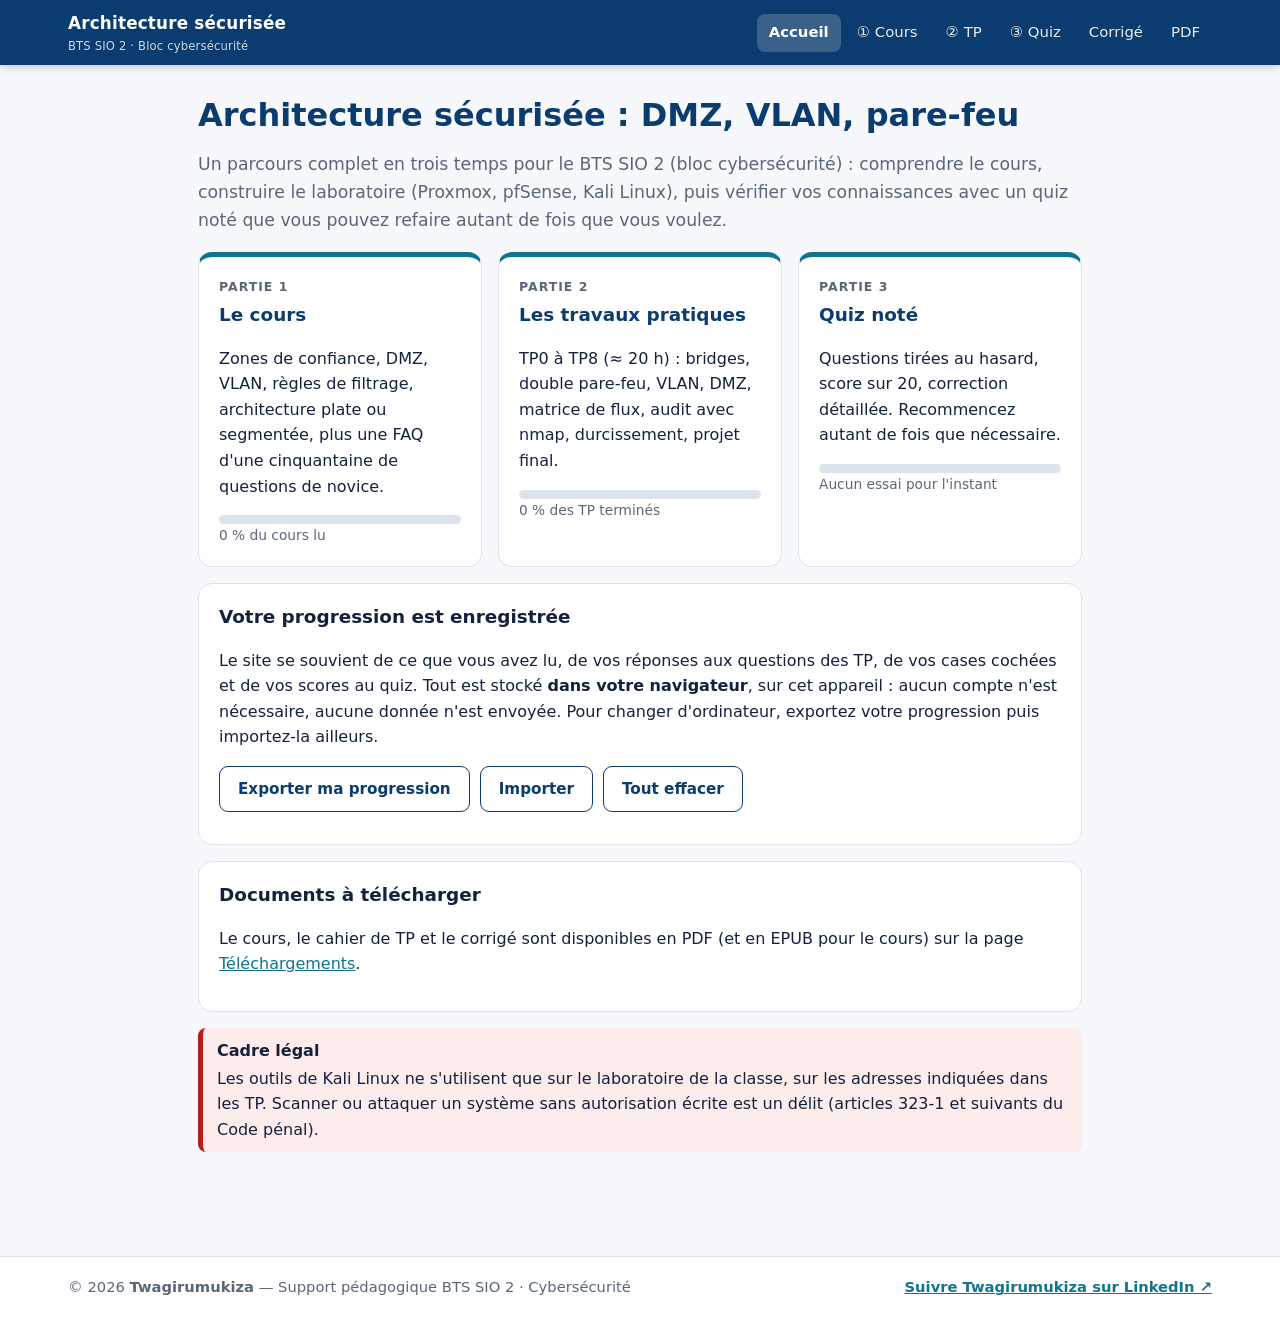
<file: site/index.html>
<!doctype html>
<html lang="fr"><head><meta charset="utf-8"><meta name="viewport" content="width=device-width,initial-scale=1">
<title>Accueil — Architecture sécurisée · BTS SIO 2</title>
<meta name="description" content="Cours, travaux pratiques (Proxmox, pfSense, Kali) et quiz noté sur l'architecture sécurisée : DMZ, VLAN, pare-feu. BTS SIO 2 — par Twagirumukiza.">
<link rel="stylesheet" href="assets/style.css"></head><body>
<header class="topbar"><div class="in"><a class="brand" href="index.html">Architecture sécurisée<small>BTS SIO 2 · Bloc cybersécurité</small></a><button type="button" class="burger" id="burger" aria-label="Ouvrir le menu" aria-expanded="false" aria-controls="mainnav"><span></span><span></span><span></span></button><nav class="main" id="mainnav" aria-label="Navigation principale"><a href="index.html" class=on aria-current=page>Accueil</a><a href="cours.html">① Cours</a><a href="tp.html">② TP</a><a href="quiz.html">③ Quiz</a><a href="correction.html">Corrigé</a><a href="telechargements.html">PDF</a></nav></div></header>
<div class="wrap single"><main>
<h1>Architecture sécurisée : DMZ, VLAN, pare-feu</h1>
<p class="lead">Un parcours complet en trois temps pour le BTS SIO 2 (bloc cybersécurité) : comprendre le cours, construire le laboratoire (Proxmox, pfSense, Kali Linux), puis vérifier vos connaissances avec un quiz noté que vous pouvez refaire autant de fois que vous voulez.</p>

<div class="grid">
  <a class="part" href="cours.html"><div class="n">Partie 1</div><h3>Le cours</h3>
    <p>Zones de confiance, DMZ, VLAN, règles de filtrage, architecture plate ou segmentée, plus une FAQ d'une cinquantaine de questions de novice.</p>
    <div class="bar"><i id="bar-cours"></i></div><div class="small" id="bar-cours-t"></div></a>
  <a class="part" href="tp.html"><div class="n">Partie 2</div><h3>Les travaux pratiques</h3>
    <p>TP0 à TP8 (≈ 20 h) : bridges, double pare-feu, VLAN, DMZ, matrice de flux, audit avec nmap, durcissement, projet final.</p>
    <div class="bar"><i id="bar-tp"></i></div><div class="small" id="bar-tp-t"></div></a>
  <a class="part" href="quiz.html"><div class="n">Partie 3</div><h3>Quiz noté</h3>
    <p>Questions tirées au hasard, score sur 20, correction détaillée. Recommencez autant de fois que nécessaire.</p>
    <div class="bar"><i id="bar-quiz"></i></div><div class="small" id="bar-quiz-t"></div></a>
</div>

<div class="card">
  <h3 style="margin-top:0">Votre progression est enregistrée</h3>
  <p>Le site se souvient de ce que vous avez lu, de vos réponses aux questions des TP, de vos cases cochées et de vos scores au quiz. Tout est stocké <b>dans votre navigateur</b>, sur cet appareil : aucun compte n'est nécessaire, aucune donnée n'est envoyée. Pour changer d'ordinateur, exportez votre progression puis importez-la ailleurs.</p>
  <div class="btns">
    <button class="btn ghost" id="exp">Exporter ma progression</button>
    <label class="btn ghost">Importer<input type="file" id="imp" accept=".json" hidden></label>
    <button class="btn ghost" id="reset">Tout effacer</button>
  </div>
</div>

<div class="card">
  <h3 style="margin-top:0">Documents à télécharger</h3>
  <p>Le cours, le cahier de TP et le corrigé sont disponibles en PDF (et en EPUB pour le cours) sur la page <a href="telechargements.html">Téléchargements</a>.</p>
</div>

<div class="box rule"><b>Cadre légal</b>Les outils de Kali Linux ne s'utilisent que sur le laboratoire de la classe, sur les adresses indiquées dans les TP. Scanner ou attaquer un système sans autorisation écrite est un délit (articles 323-1 et suivants du Code pénal).</div>

</main></div>

<footer class="site"><div class="in"><span>© 2026 <b>Twagirumukiza</b> — Support pédagogique BTS SIO 2 · Cybersécurité</span><span><a data-linkedin href="#" target="_blank" rel="noopener">Suivre Twagirumukiza sur LinkedIn ↗</a></span></div></footer>
<script src="assets/config.js"></script><script src="assets/ids.js"></script><script src="assets/app.js"></script>
</body></html>
</file>
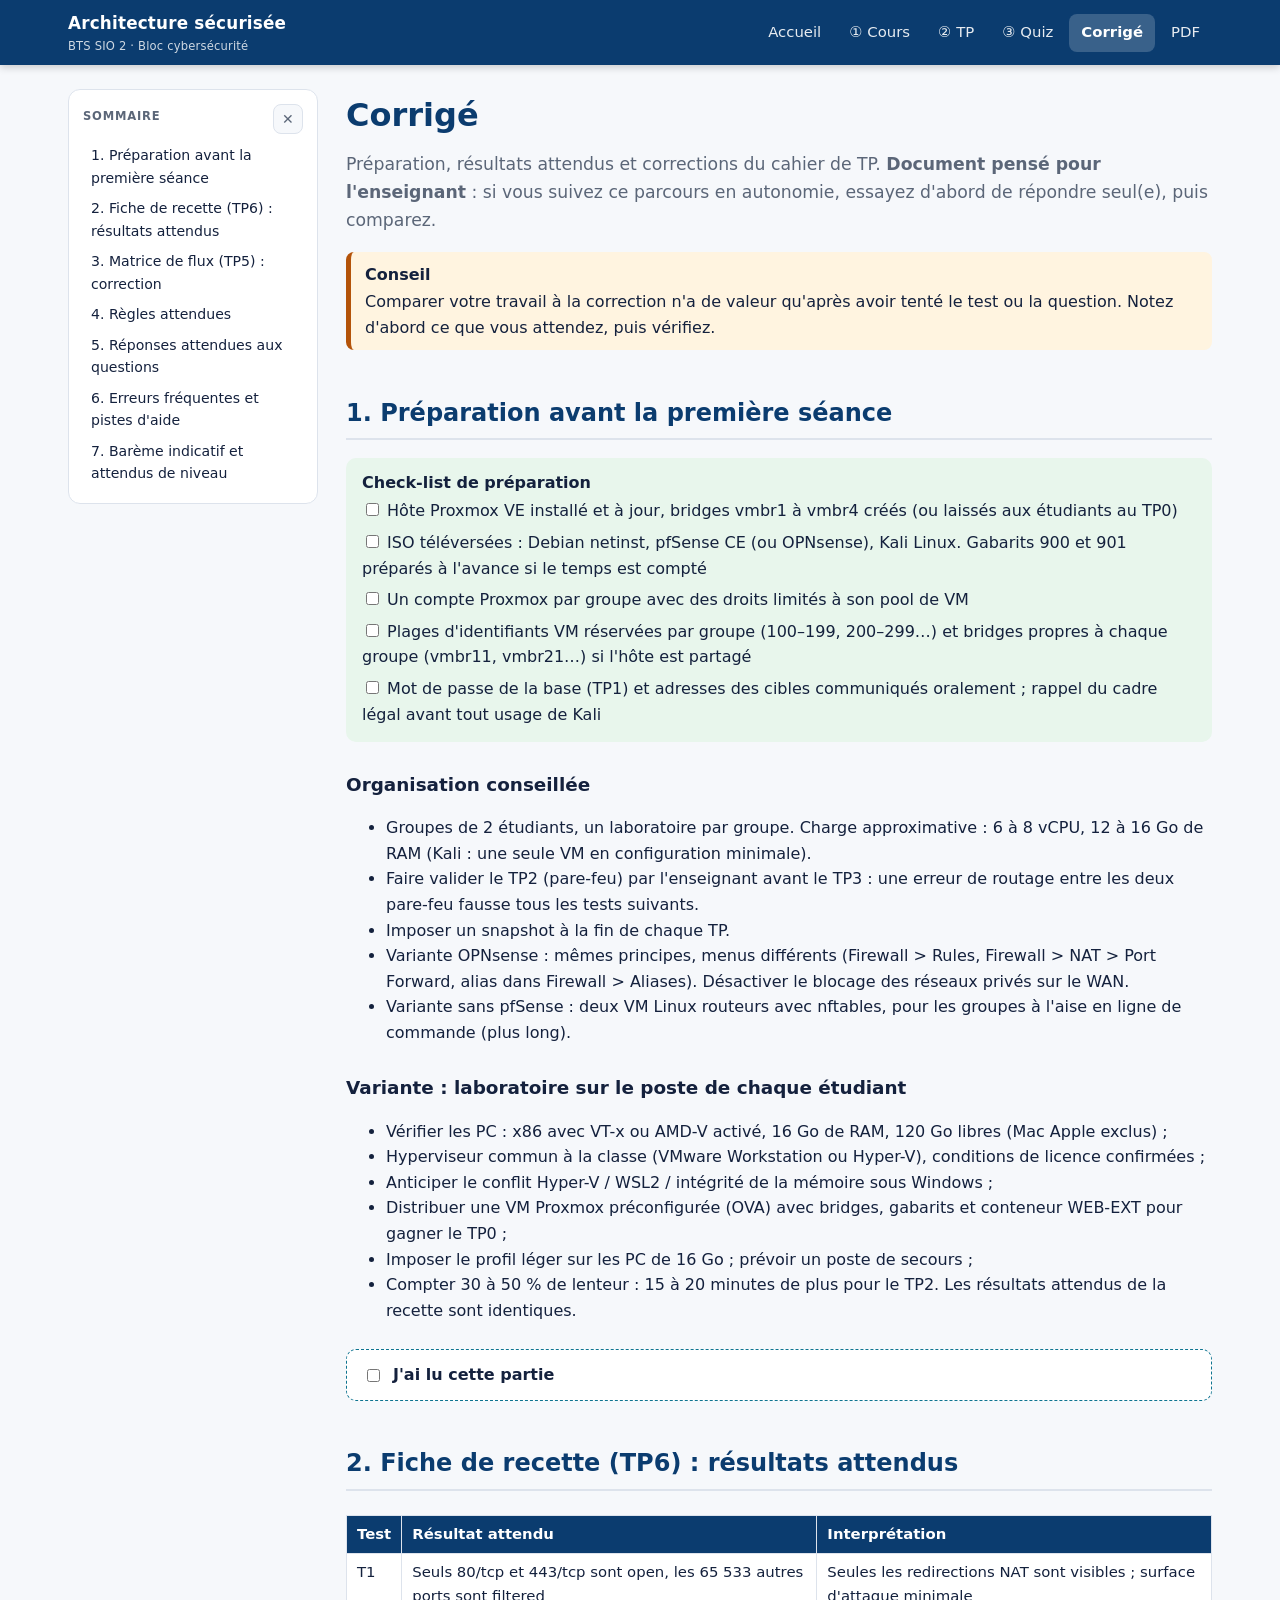
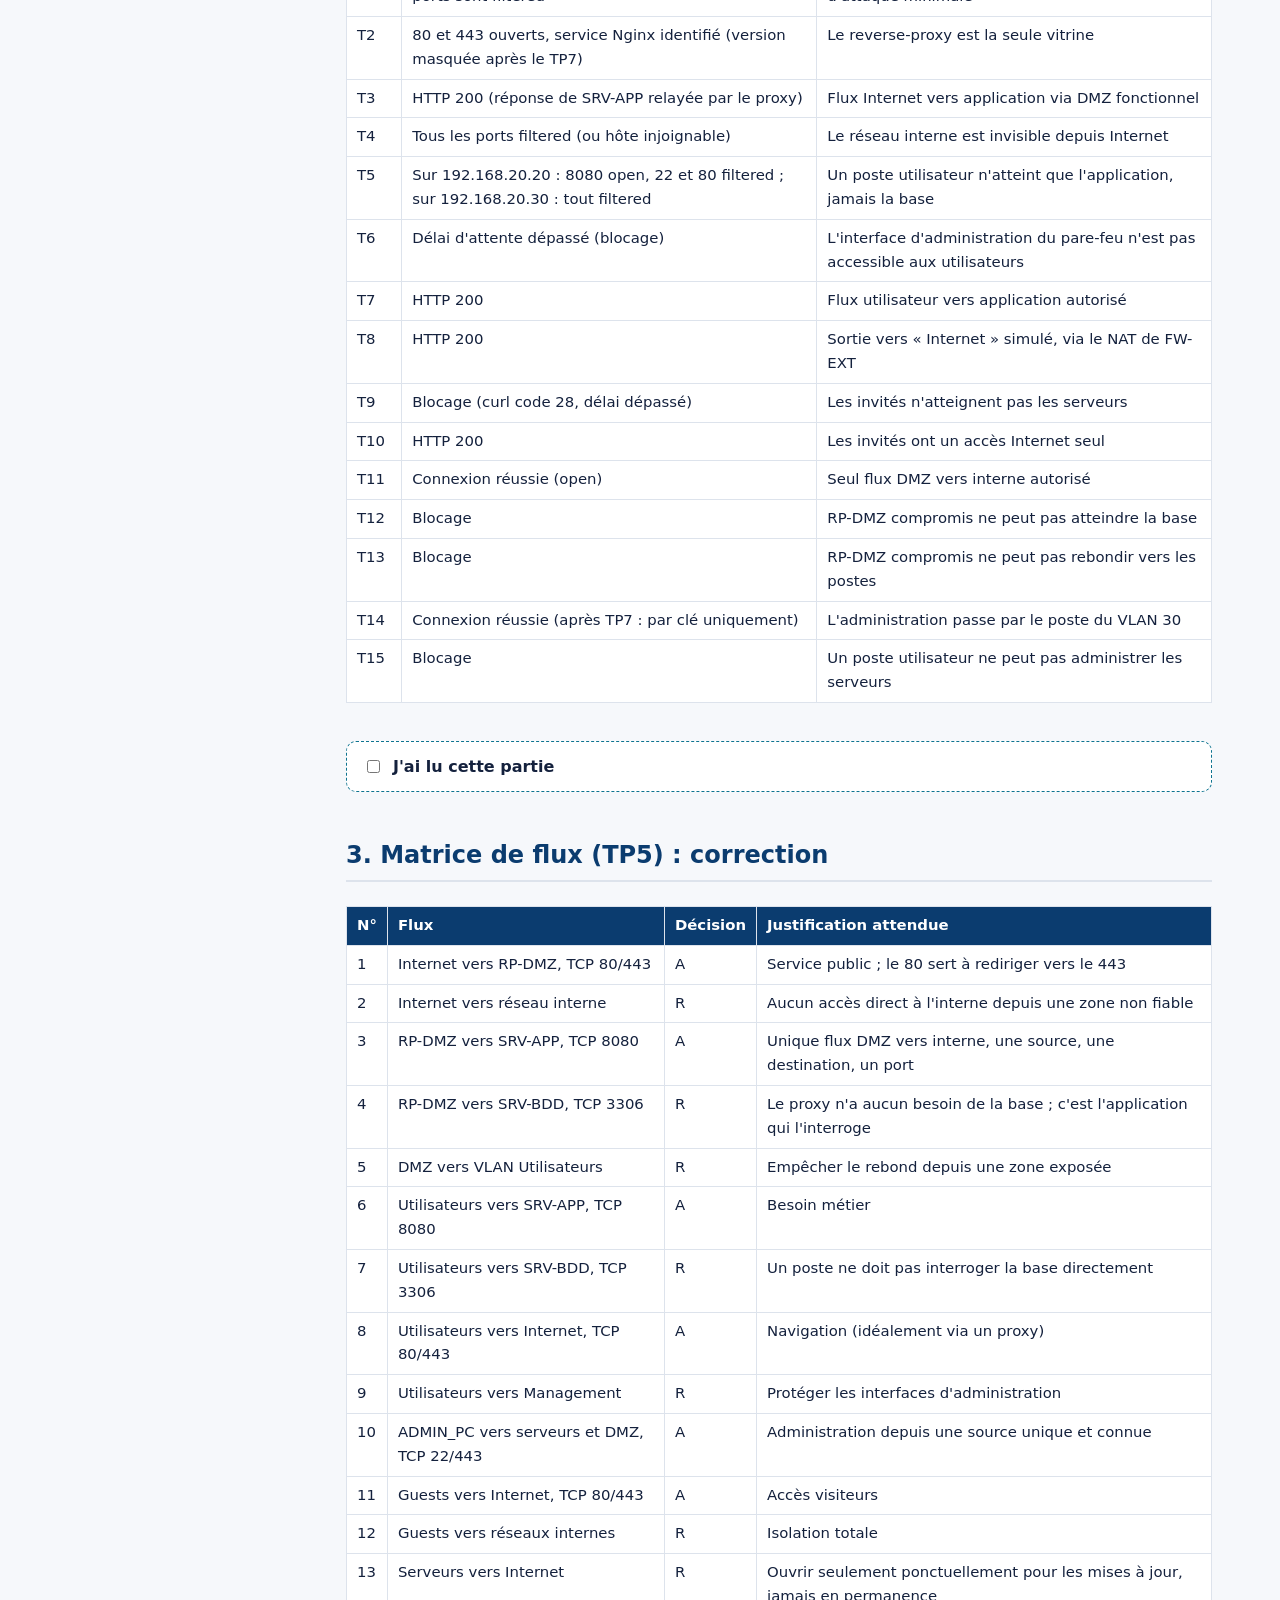
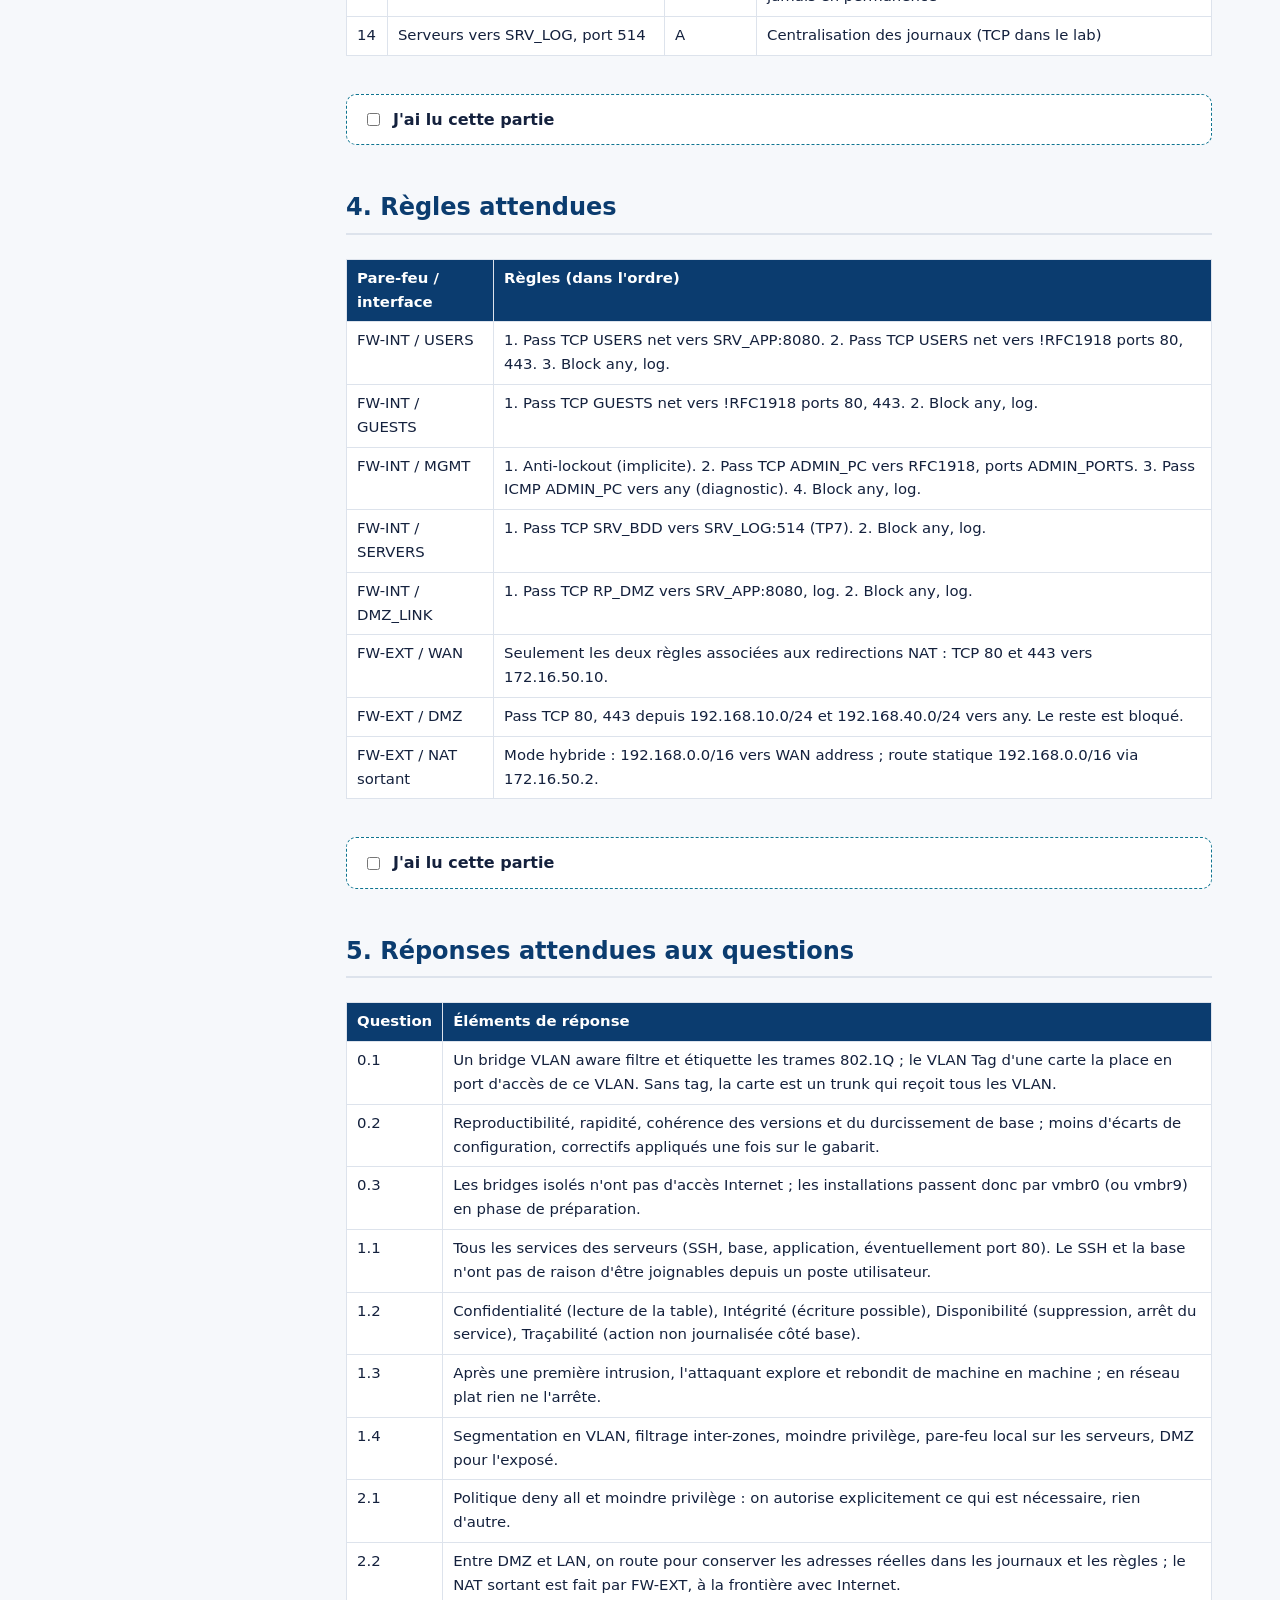
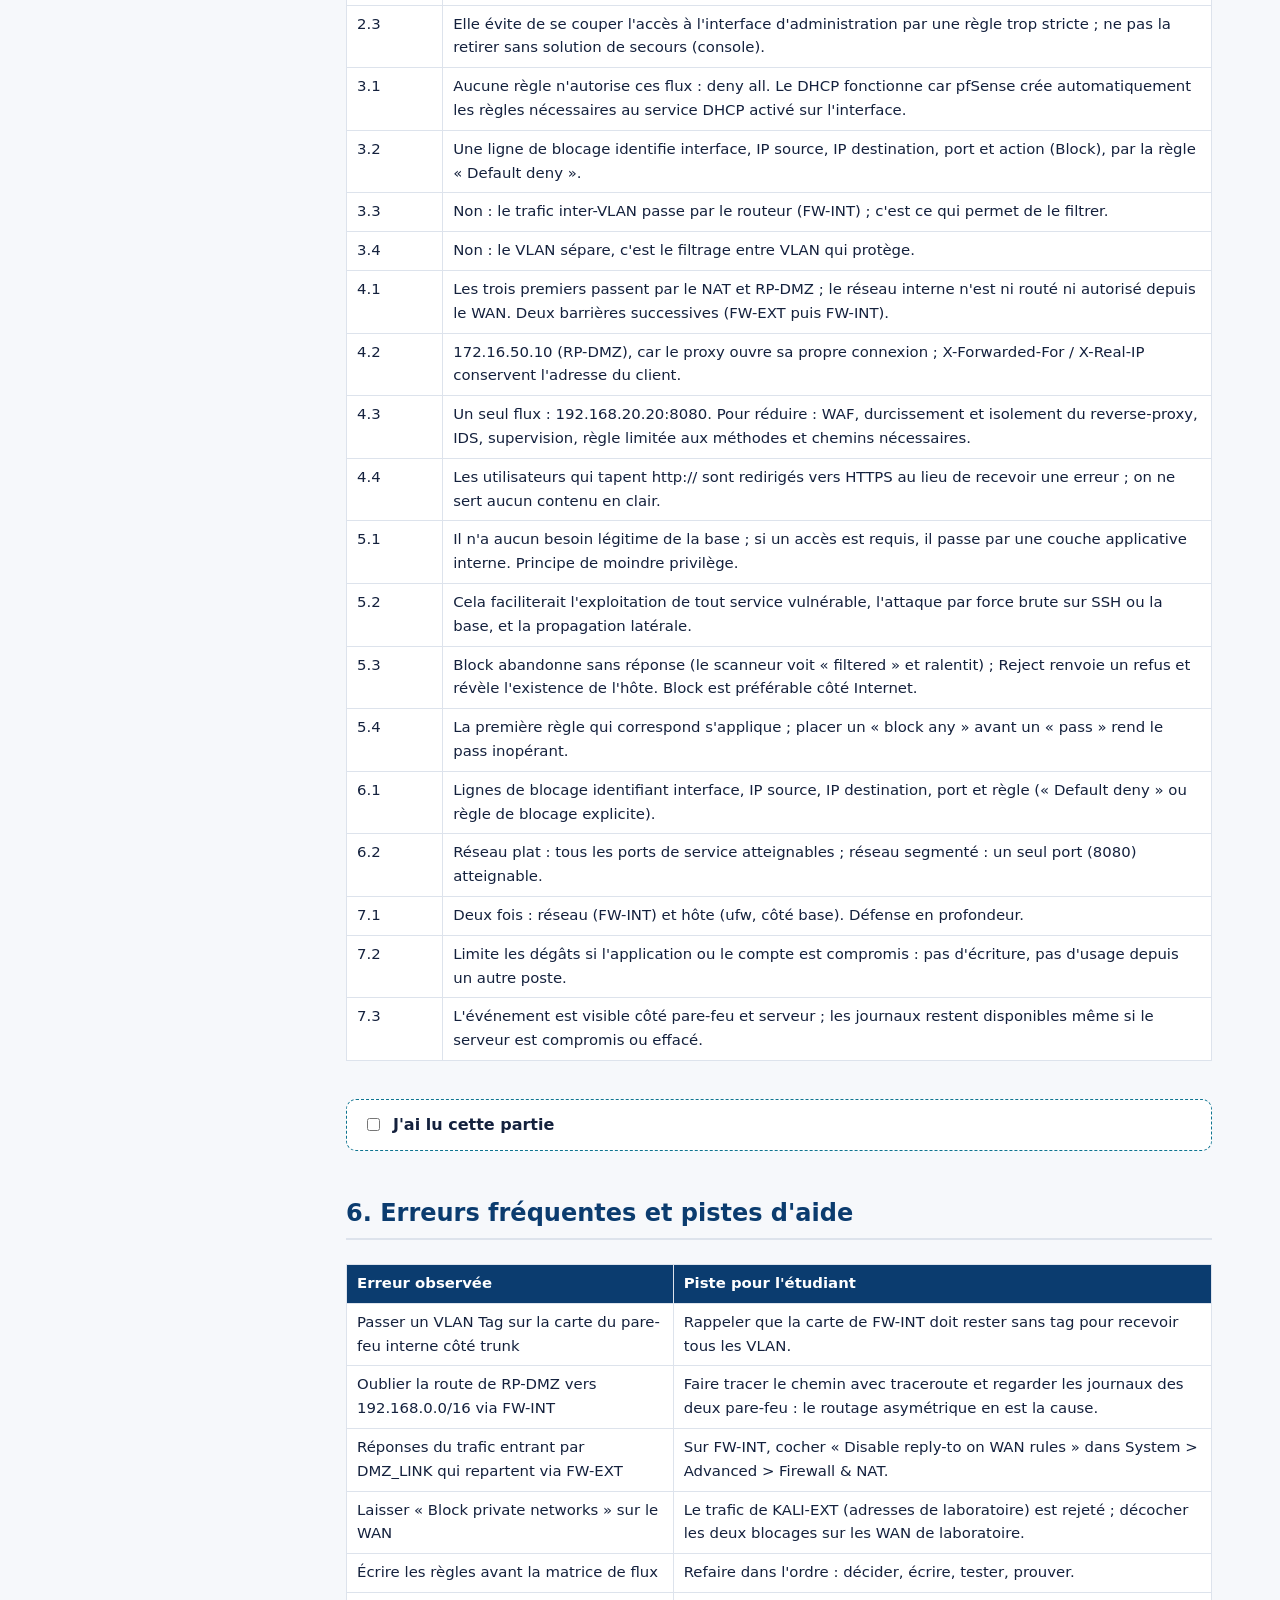
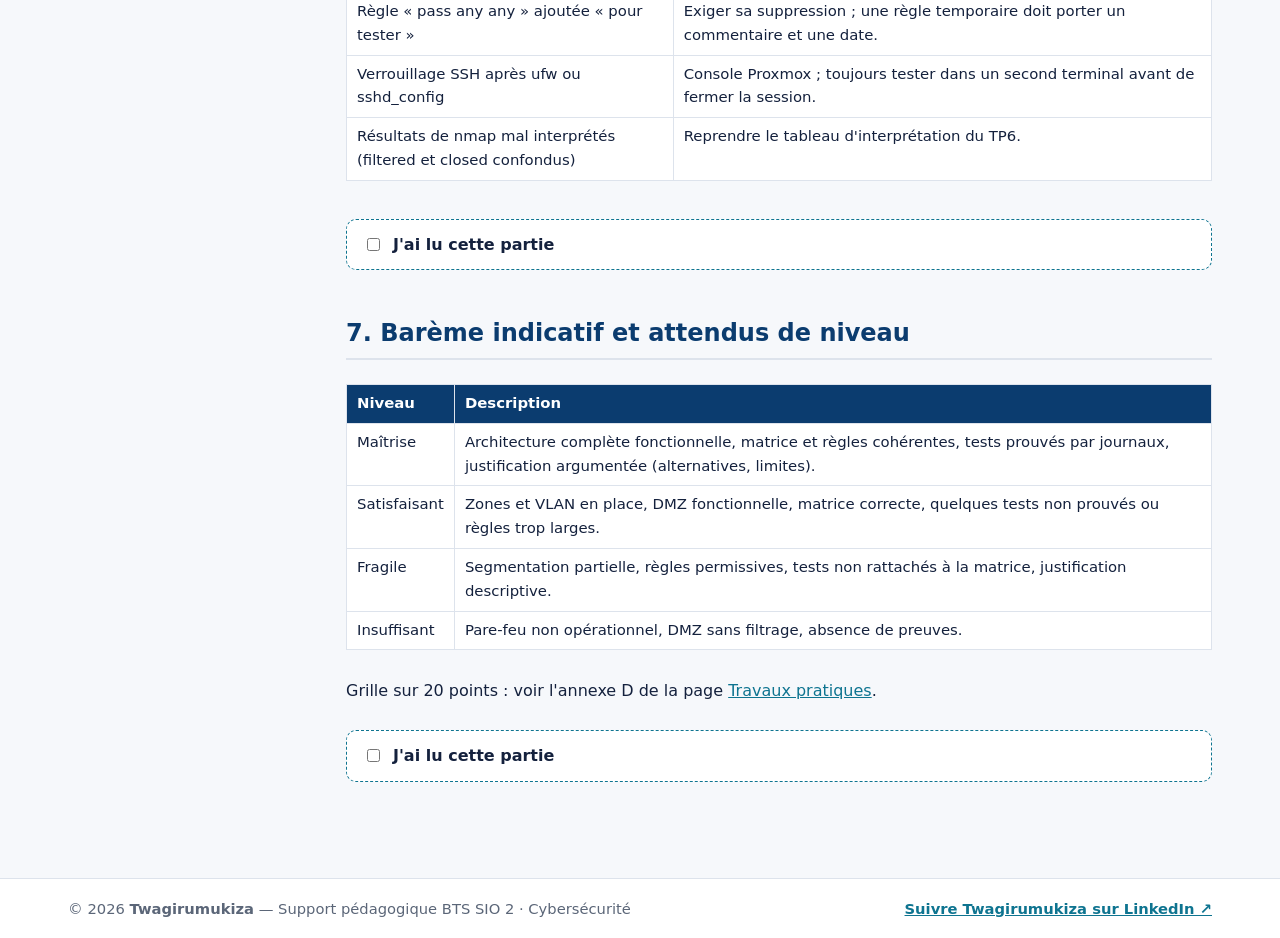
<file: site/correction.html>
<!doctype html>
<html lang="fr"><head><meta charset="utf-8"><meta name="viewport" content="width=device-width,initial-scale=1">
<title>Corrigé — Architecture sécurisée · BTS SIO 2</title>
<meta name="description" content="Cours, travaux pratiques (Proxmox, pfSense, Kali) et quiz noté sur l'architecture sécurisée : DMZ, VLAN, pare-feu. BTS SIO 2 — par Twagirumukiza.">
<link rel="stylesheet" href="assets/style.css"></head><body>
<header class="topbar"><div class="in"><a class="brand" href="index.html">Architecture sécurisée<small>BTS SIO 2 · Bloc cybersécurité</small></a><button type="button" class="burger" id="burger" aria-label="Ouvrir le menu" aria-expanded="false" aria-controls="mainnav"><span></span><span></span><span></span></button><nav class="main" id="mainnav" aria-label="Navigation principale"><a href="index.html">Accueil</a><a href="cours.html">① Cours</a><a href="tp.html">② TP</a><a href="quiz.html">③ Quiz</a><a href="correction.html" class=on aria-current=page>Corrigé</a><a href="telechargements.html">PDF</a></nav></div></header>
<div class="wrap"><aside class="toc" id="toc" aria-label="Sommaire"><div class="toc-head"><b>Sommaire</b><button type="button" class="toc-close" id="toc-close" aria-label="Masquer le sommaire" title="Masquer le sommaire">✕</button></div><div class="links"></div></aside><main>
<h1>Corrigé</h1>
<p class="lead">Préparation, résultats attendus et corrections du cahier de TP. <b>Document pensé pour l'enseignant</b> : si vous suivez ce parcours en autonomie, essayez d'abord de répondre seul(e), puis comparez.</p>
<div class="box ko"><b>Conseil</b>Comparer votre travail à la correction n'a de valeur qu'après avoir tenté le test ou la question. Notez d'abord ce que vous attendez, puis vérifiez.</div>

<h2 id="k1">1. Préparation avant la première séance</h2>
<div class="checks"><b>Check-list de préparation</b>
<label><input type="checkbox" data-save="k-prep-0"> Hôte Proxmox VE installé et à jour, bridges vmbr1 à vmbr4 créés (ou laissés aux étudiants au TP0)</label>
<label><input type="checkbox" data-save="k-prep-1"> ISO téléversées : Debian netinst, pfSense CE (ou OPNsense), Kali Linux. Gabarits 900 et 901 préparés à l'avance si le temps est compté</label>
<label><input type="checkbox" data-save="k-prep-2"> Un compte Proxmox par groupe avec des droits limités à son pool de VM</label>
<label><input type="checkbox" data-save="k-prep-3"> Plages d'identifiants VM réservées par groupe (100–199, 200–299…) et bridges propres à chaque groupe (vmbr11, vmbr21…) si l'hôte est partagé</label>
<label><input type="checkbox" data-save="k-prep-4"> Mot de passe de la base (TP1) et adresses des cibles communiqués oralement ; rappel du cadre légal avant tout usage de Kali</label></div>
<h3>Organisation conseillée</h3>
<ul>
<li>Groupes de 2 étudiants, un laboratoire par groupe. Charge approximative : 6 à 8 vCPU, 12 à 16 Go de RAM (Kali : une seule VM en configuration minimale).</li>
<li>Faire valider le TP2 (pare-feu) par l'enseignant avant le TP3 : une erreur de routage entre les deux pare-feu fausse tous les tests suivants.</li>
<li>Imposer un snapshot à la fin de chaque TP.</li>
<li>Variante OPNsense : mêmes principes, menus différents (Firewall &gt; Rules, Firewall &gt; NAT &gt; Port Forward, alias dans Firewall &gt; Aliases). Désactiver le blocage des réseaux privés sur le WAN.</li>
<li>Variante sans pfSense : deux VM Linux routeurs avec nftables, pour les groupes à l'aise en ligne de commande (plus long).</li>
</ul>
<h3>Variante : laboratoire sur le poste de chaque étudiant</h3>
<ul>
<li>Vérifier les PC : x86 avec VT-x ou AMD-V activé, 16 Go de RAM, 120 Go libres (Mac Apple exclus) ;</li>
<li>Hyperviseur commun à la classe (VMware Workstation ou Hyper-V), conditions de licence confirmées ;</li>
<li>Anticiper le conflit Hyper-V / WSL2 / intégrité de la mémoire sous Windows ;</li>
<li>Distribuer une VM Proxmox préconfigurée (OVA) avec bridges, gabarits et conteneur WEB-EXT pour gagner le TP0 ;</li>
<li>Imposer le profil léger sur les PC de 16 Go ; prévoir un poste de secours ;</li>
<li>Compter 30 à 50 % de lenteur : 15 à 20 minutes de plus pour le TP2. Les résultats attendus de la recette sont identiques.</li>
</ul>
<div class="readdone"><input type="checkbox" id="rd-k1" data-track="k1" data-sec="k1"><label for="rd-k1">J'ai lu cette partie</label></div>

<h2 id="k2">2. Fiche de recette (TP6) : résultats attendus</h2>
<div class="tw"><table><tr><th>Test</th><th>Résultat attendu</th><th>Interprétation</th></tr><tr><td>T1</td><td>Seuls 80/tcp et 443/tcp sont open, les 65 533 autres ports sont filtered</td><td>Seules les redirections NAT sont visibles ; surface d'attaque minimale</td></tr><tr><td>T2</td><td>80 et 443 ouverts, service Nginx identifié (version masquée après le TP7)</td><td>Le reverse-proxy est la seule vitrine</td></tr><tr><td>T3</td><td>HTTP 200 (réponse de SRV-APP relayée par le proxy)</td><td>Flux Internet vers application via DMZ fonctionnel</td></tr><tr><td>T4</td><td>Tous les ports filtered (ou hôte injoignable)</td><td>Le réseau interne est invisible depuis Internet</td></tr><tr><td>T5</td><td>Sur 192.168.20.20 : 8080 open, 22 et 80 filtered ; sur 192.168.20.30 : tout filtered</td><td>Un poste utilisateur n'atteint que l'application, jamais la base</td></tr><tr><td>T6</td><td>Délai d'attente dépassé (blocage)</td><td>L'interface d'administration du pare-feu n'est pas accessible aux utilisateurs</td></tr><tr><td>T7</td><td>HTTP 200</td><td>Flux utilisateur vers application autorisé</td></tr><tr><td>T8</td><td>HTTP 200</td><td>Sortie vers « Internet » simulé, via le NAT de FW-EXT</td></tr><tr><td>T9</td><td>Blocage (curl code 28, délai dépassé)</td><td>Les invités n'atteignent pas les serveurs</td></tr><tr><td>T10</td><td>HTTP 200</td><td>Les invités ont un accès Internet seul</td></tr><tr><td>T11</td><td>Connexion réussie (open)</td><td>Seul flux DMZ vers interne autorisé</td></tr><tr><td>T12</td><td>Blocage</td><td>RP-DMZ compromis ne peut pas atteindre la base</td></tr><tr><td>T13</td><td>Blocage</td><td>RP-DMZ compromis ne peut pas rebondir vers les postes</td></tr><tr><td>T14</td><td>Connexion réussie (après TP7 : par clé uniquement)</td><td>L'administration passe par le poste du VLAN 30</td></tr><tr><td>T15</td><td>Blocage</td><td>Un poste utilisateur ne peut pas administrer les serveurs</td></tr></table></div>
<div class="readdone"><input type="checkbox" id="rd-k2" data-track="k2" data-sec="k2"><label for="rd-k2">J'ai lu cette partie</label></div>

<h2 id="k3">3. Matrice de flux (TP5) : correction</h2>
<div class="tw"><table><tr><th>N°</th><th>Flux</th><th>Décision</th><th>Justification attendue</th></tr><tr><td>1</td><td>Internet vers RP-DMZ, TCP 80/443</td><td>A</td><td>Service public ; le 80 sert à rediriger vers le 443</td></tr><tr><td>2</td><td>Internet vers réseau interne</td><td>R</td><td>Aucun accès direct à l'interne depuis une zone non fiable</td></tr><tr><td>3</td><td>RP-DMZ vers SRV-APP, TCP 8080</td><td>A</td><td>Unique flux DMZ vers interne, une source, une destination, un port</td></tr><tr><td>4</td><td>RP-DMZ vers SRV-BDD, TCP 3306</td><td>R</td><td>Le proxy n'a aucun besoin de la base ; c'est l'application qui l'interroge</td></tr><tr><td>5</td><td>DMZ vers VLAN Utilisateurs</td><td>R</td><td>Empêcher le rebond depuis une zone exposée</td></tr><tr><td>6</td><td>Utilisateurs vers SRV-APP, TCP 8080</td><td>A</td><td>Besoin métier</td></tr><tr><td>7</td><td>Utilisateurs vers SRV-BDD, TCP 3306</td><td>R</td><td>Un poste ne doit pas interroger la base directement</td></tr><tr><td>8</td><td>Utilisateurs vers Internet, TCP 80/443</td><td>A</td><td>Navigation (idéalement via un proxy)</td></tr><tr><td>9</td><td>Utilisateurs vers Management</td><td>R</td><td>Protéger les interfaces d'administration</td></tr><tr><td>10</td><td>ADMIN_PC vers serveurs et DMZ, TCP 22/443</td><td>A</td><td>Administration depuis une source unique et connue</td></tr><tr><td>11</td><td>Guests vers Internet, TCP 80/443</td><td>A</td><td>Accès visiteurs</td></tr><tr><td>12</td><td>Guests vers réseaux internes</td><td>R</td><td>Isolation totale</td></tr><tr><td>13</td><td>Serveurs vers Internet</td><td>R</td><td>Ouvrir seulement ponctuellement pour les mises à jour, jamais en permanence</td></tr><tr><td>14</td><td>Serveurs vers SRV_LOG, port 514</td><td>A</td><td>Centralisation des journaux (TCP dans le lab)</td></tr></table></div>
<div class="readdone"><input type="checkbox" id="rd-k3" data-track="k3" data-sec="k3"><label for="rd-k3">J'ai lu cette partie</label></div>

<h2 id="k4">4. Règles attendues</h2>
<div class="tw"><table><tr><th>Pare-feu / interface</th><th>Règles (dans l'ordre)</th></tr><tr><td>FW-INT / USERS</td><td>1. Pass TCP USERS net vers SRV_APP:8080. 2. Pass TCP USERS net vers !RFC1918 ports 80, 443. 3. Block any, log.</td></tr><tr><td>FW-INT / GUESTS</td><td>1. Pass TCP GUESTS net vers !RFC1918 ports 80, 443. 2. Block any, log.</td></tr><tr><td>FW-INT / MGMT</td><td>1. Anti-lockout (implicite). 2. Pass TCP ADMIN_PC vers RFC1918, ports ADMIN_PORTS. 3. Pass ICMP ADMIN_PC vers any (diagnostic). 4. Block any, log.</td></tr><tr><td>FW-INT / SERVERS</td><td>1. Pass TCP SRV_BDD vers SRV_LOG:514 (TP7). 2. Block any, log.</td></tr><tr><td>FW-INT / DMZ_LINK</td><td>1. Pass TCP RP_DMZ vers SRV_APP:8080, log. 2. Block any, log.</td></tr><tr><td>FW-EXT / WAN</td><td>Seulement les deux règles associées aux redirections NAT : TCP 80 et 443 vers 172.16.50.10.</td></tr><tr><td>FW-EXT / DMZ</td><td>Pass TCP 80, 443 depuis 192.168.10.0/24 et 192.168.40.0/24 vers any. Le reste est bloqué.</td></tr><tr><td>FW-EXT / NAT sortant</td><td>Mode hybride : 192.168.0.0/16 vers WAN address ; route statique 192.168.0.0/16 via 172.16.50.2.</td></tr></table></div>
<div class="readdone"><input type="checkbox" id="rd-k4" data-track="k4" data-sec="k4"><label for="rd-k4">J'ai lu cette partie</label></div>

<h2 id="k5">5. Réponses attendues aux questions</h2>
<div class="tw"><table><tr><th>Question</th><th>Éléments de réponse</th></tr><tr><td>0.1</td><td>Un bridge VLAN aware filtre et étiquette les trames 802.1Q ; le VLAN Tag d'une carte la place en port d'accès de ce VLAN. Sans tag, la carte est un trunk qui reçoit tous les VLAN.</td></tr><tr><td>0.2</td><td>Reproductibilité, rapidité, cohérence des versions et du durcissement de base ; moins d'écarts de configuration, correctifs appliqués une fois sur le gabarit.</td></tr><tr><td>0.3</td><td>Les bridges isolés n'ont pas d'accès Internet ; les installations passent donc par vmbr0 (ou vmbr9) en phase de préparation.</td></tr><tr><td>1.1</td><td>Tous les services des serveurs (SSH, base, application, éventuellement port 80). Le SSH et la base n'ont pas de raison d'être joignables depuis un poste utilisateur.</td></tr><tr><td>1.2</td><td>Confidentialité (lecture de la table), Intégrité (écriture possible), Disponibilité (suppression, arrêt du service), Traçabilité (action non journalisée côté base).</td></tr><tr><td>1.3</td><td>Après une première intrusion, l'attaquant explore et rebondit de machine en machine ; en réseau plat rien ne l'arrête.</td></tr><tr><td>1.4</td><td>Segmentation en VLAN, filtrage inter-zones, moindre privilège, pare-feu local sur les serveurs, DMZ pour l'exposé.</td></tr><tr><td>2.1</td><td>Politique deny all et moindre privilège : on autorise explicitement ce qui est nécessaire, rien d'autre.</td></tr><tr><td>2.2</td><td>Entre DMZ et LAN, on route pour conserver les adresses réelles dans les journaux et les règles ; le NAT sortant est fait par FW-EXT, à la frontière avec Internet.</td></tr><tr><td>2.3</td><td>Elle évite de se couper l'accès à l'interface d'administration par une règle trop stricte ; ne pas la retirer sans solution de secours (console).</td></tr><tr><td>3.1</td><td>Aucune règle n'autorise ces flux : deny all. Le DHCP fonctionne car pfSense crée automatiquement les règles nécessaires au service DHCP activé sur l'interface.</td></tr><tr><td>3.2</td><td>Une ligne de blocage identifie interface, IP source, IP destination, port et action (Block), par la règle « Default deny ».</td></tr><tr><td>3.3</td><td>Non : le trafic inter-VLAN passe par le routeur (FW-INT) ; c'est ce qui permet de le filtrer.</td></tr><tr><td>3.4</td><td>Non : le VLAN sépare, c'est le filtrage entre VLAN qui protège.</td></tr><tr><td>4.1</td><td>Les trois premiers passent par le NAT et RP-DMZ ; le réseau interne n'est ni routé ni autorisé depuis le WAN. Deux barrières successives (FW-EXT puis FW-INT).</td></tr><tr><td>4.2</td><td>172.16.50.10 (RP-DMZ), car le proxy ouvre sa propre connexion ; X-Forwarded-For / X-Real-IP conservent l'adresse du client.</td></tr><tr><td>4.3</td><td>Un seul flux : 192.168.20.20:8080. Pour réduire : WAF, durcissement et isolement du reverse-proxy, IDS, supervision, règle limitée aux méthodes et chemins nécessaires.</td></tr><tr><td>4.4</td><td>Les utilisateurs qui tapent http:// sont redirigés vers HTTPS au lieu de recevoir une erreur ; on ne sert aucun contenu en clair.</td></tr><tr><td>5.1</td><td>Il n'a aucun besoin légitime de la base ; si un accès est requis, il passe par une couche applicative interne. Principe de moindre privilège.</td></tr><tr><td>5.2</td><td>Cela faciliterait l'exploitation de tout service vulnérable, l'attaque par force brute sur SSH ou la base, et la propagation latérale.</td></tr><tr><td>5.3</td><td>Block abandonne sans réponse (le scanneur voit « filtered » et ralentit) ; Reject renvoie un refus et révèle l'existence de l'hôte. Block est préférable côté Internet.</td></tr><tr><td>5.4</td><td>La première règle qui correspond s'applique ; placer un « block any » avant un « pass » rend le pass inopérant.</td></tr><tr><td>6.1</td><td>Lignes de blocage identifiant interface, IP source, IP destination, port et règle (« Default deny » ou règle de blocage explicite).</td></tr><tr><td>6.2</td><td>Réseau plat : tous les ports de service atteignables ; réseau segmenté : un seul port (8080) atteignable.</td></tr><tr><td>7.1</td><td>Deux fois : réseau (FW-INT) et hôte (ufw, côté base). Défense en profondeur.</td></tr><tr><td>7.2</td><td>Limite les dégâts si l'application ou le compte est compromis : pas d'écriture, pas d'usage depuis un autre poste.</td></tr><tr><td>7.3</td><td>L'événement est visible côté pare-feu et serveur ; les journaux restent disponibles même si le serveur est compromis ou effacé.</td></tr></table></div>
<div class="readdone"><input type="checkbox" id="rd-k5" data-track="k5" data-sec="k5"><label for="rd-k5">J'ai lu cette partie</label></div>

<h2 id="k6">6. Erreurs fréquentes et pistes d'aide</h2>
<div class="tw"><table><tr><th>Erreur observée</th><th>Piste pour l'étudiant</th></tr><tr><td>Passer un VLAN Tag sur la carte du pare-feu interne côté trunk</td><td>Rappeler que la carte de FW-INT doit rester sans tag pour recevoir tous les VLAN.</td></tr><tr><td>Oublier la route de RP-DMZ vers 192.168.0.0/16 via FW-INT</td><td>Faire tracer le chemin avec traceroute et regarder les journaux des deux pare-feu : le routage asymétrique en est la cause.</td></tr><tr><td>Réponses du trafic entrant par DMZ_LINK qui repartent via FW-EXT</td><td>Sur FW-INT, cocher « Disable reply-to on WAN rules » dans System > Advanced > Firewall & NAT.</td></tr><tr><td>Laisser « Block private networks » sur le WAN</td><td>Le trafic de KALI-EXT (adresses de laboratoire) est rejeté ; décocher les deux blocages sur les WAN de laboratoire.</td></tr><tr><td>Écrire les règles avant la matrice de flux</td><td>Refaire dans l'ordre : décider, écrire, tester, prouver.</td></tr><tr><td>Règle « pass any any » ajoutée « pour tester »</td><td>Exiger sa suppression ; une règle temporaire doit porter un commentaire et une date.</td></tr><tr><td>Verrouillage SSH après ufw ou sshd_config</td><td>Console Proxmox ; toujours tester dans un second terminal avant de fermer la session.</td></tr><tr><td>Résultats de nmap mal interprétés (filtered et closed confondus)</td><td>Reprendre le tableau d'interprétation du TP6.</td></tr></table></div>
<div class="readdone"><input type="checkbox" id="rd-k6" data-track="k6" data-sec="k6"><label for="rd-k6">J'ai lu cette partie</label></div>

<h2 id="k7">7. Barème indicatif et attendus de niveau</h2>
<div class="tw"><table><tr><th>Niveau</th><th>Description</th></tr><tr><td>Maîtrise</td><td>Architecture complète fonctionnelle, matrice et règles cohérentes, tests prouvés par journaux, justification argumentée (alternatives, limites).</td></tr><tr><td>Satisfaisant</td><td>Zones et VLAN en place, DMZ fonctionnelle, matrice correcte, quelques tests non prouvés ou règles trop larges.</td></tr><tr><td>Fragile</td><td>Segmentation partielle, règles permissives, tests non rattachés à la matrice, justification descriptive.</td></tr><tr><td>Insuffisant</td><td>Pare-feu non opérationnel, DMZ sans filtrage, absence de preuves.</td></tr></table></div>
<p>Grille sur 20 points : voir l'annexe D de la page <a href="tp.html#tp-annexes">Travaux pratiques</a>.</p>
<div class="readdone"><input type="checkbox" id="rd-k7" data-track="k7" data-sec="k7"><label for="rd-k7">J'ai lu cette partie</label></div>

</main></div>
<button type="button" class="toc-fab" id="toc-fab" aria-controls="toc" aria-expanded="false"><span aria-hidden="true">☰</span> Sommaire</button><div class="toc-backdrop" id="toc-backdrop"></div>
<footer class="site"><div class="in"><span>© 2026 <b>Twagirumukiza</b> — Support pédagogique BTS SIO 2 · Cybersécurité</span><span><a data-linkedin href="#" target="_blank" rel="noopener">Suivre Twagirumukiza sur LinkedIn ↗</a></span></div></footer>
<script src="assets/config.js"></script><script src="assets/ids.js"></script><script src="assets/app.js"></script>
</body></html>
</file>
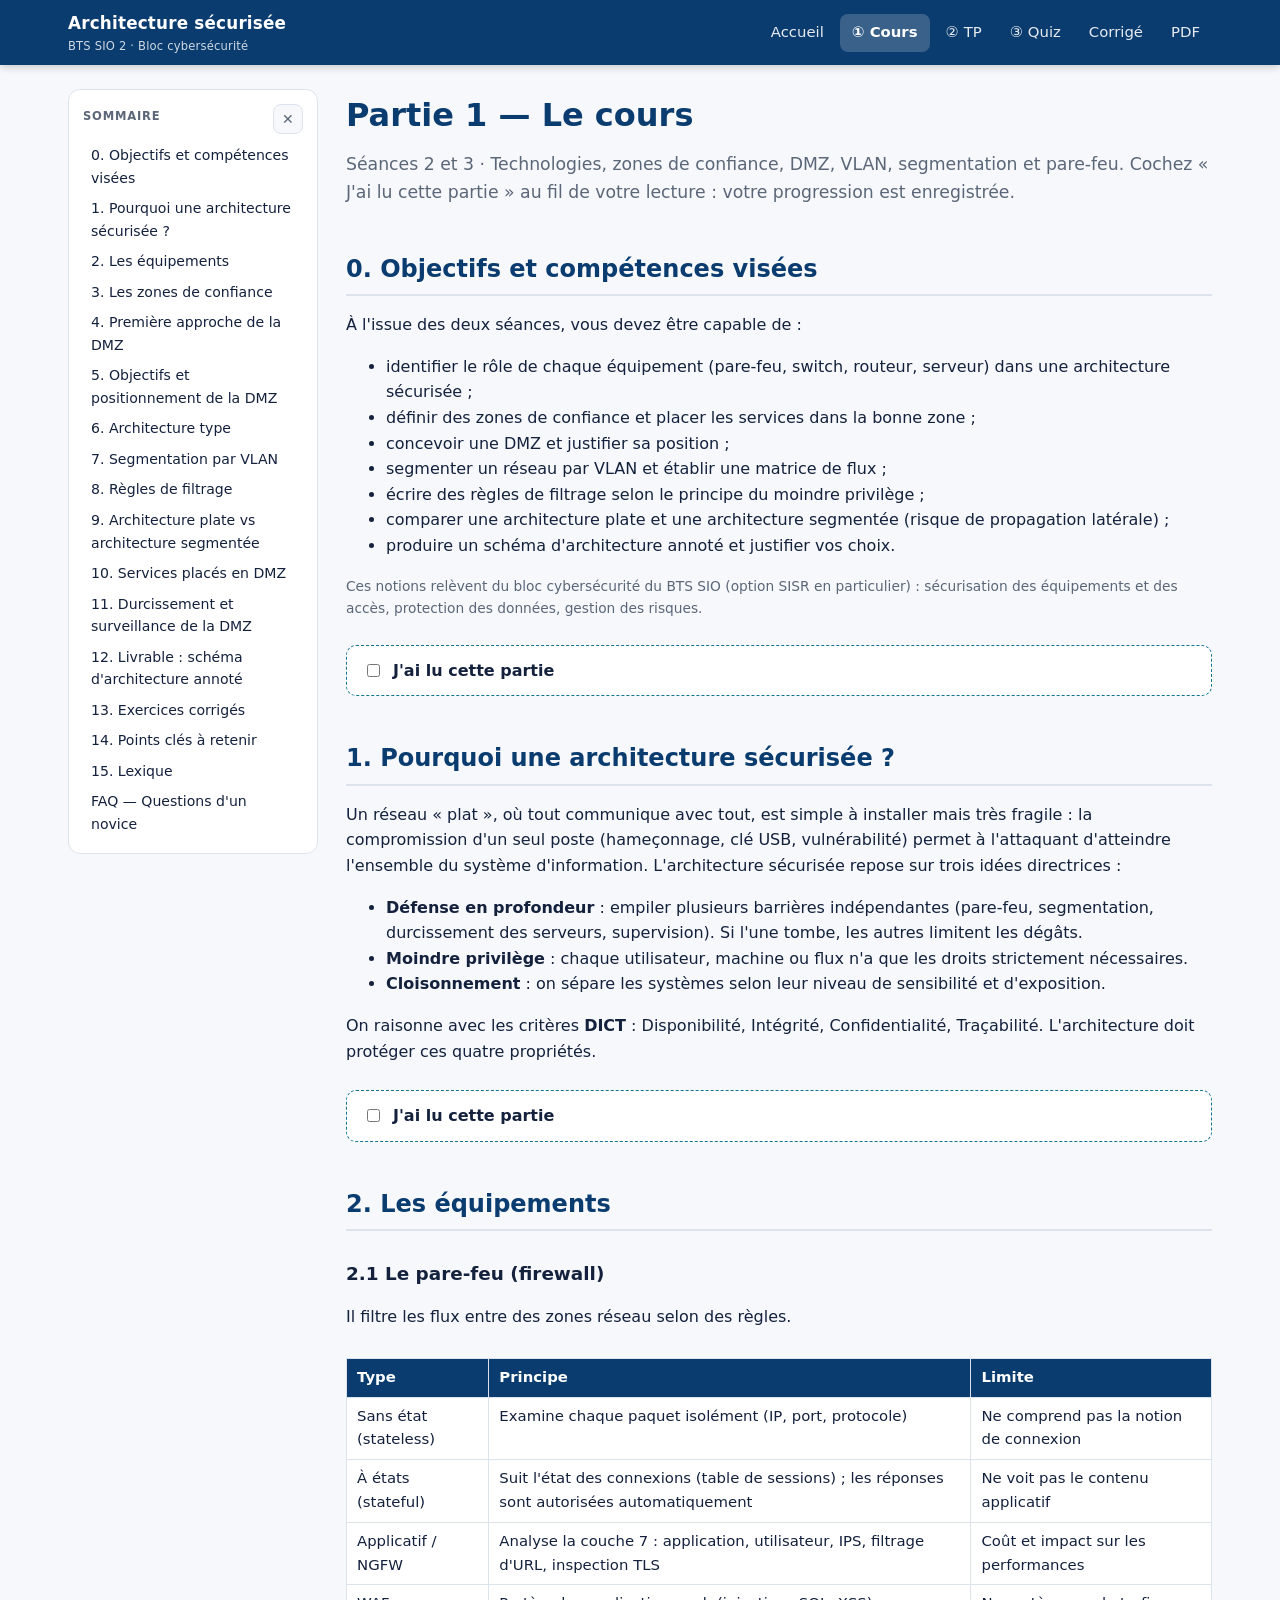
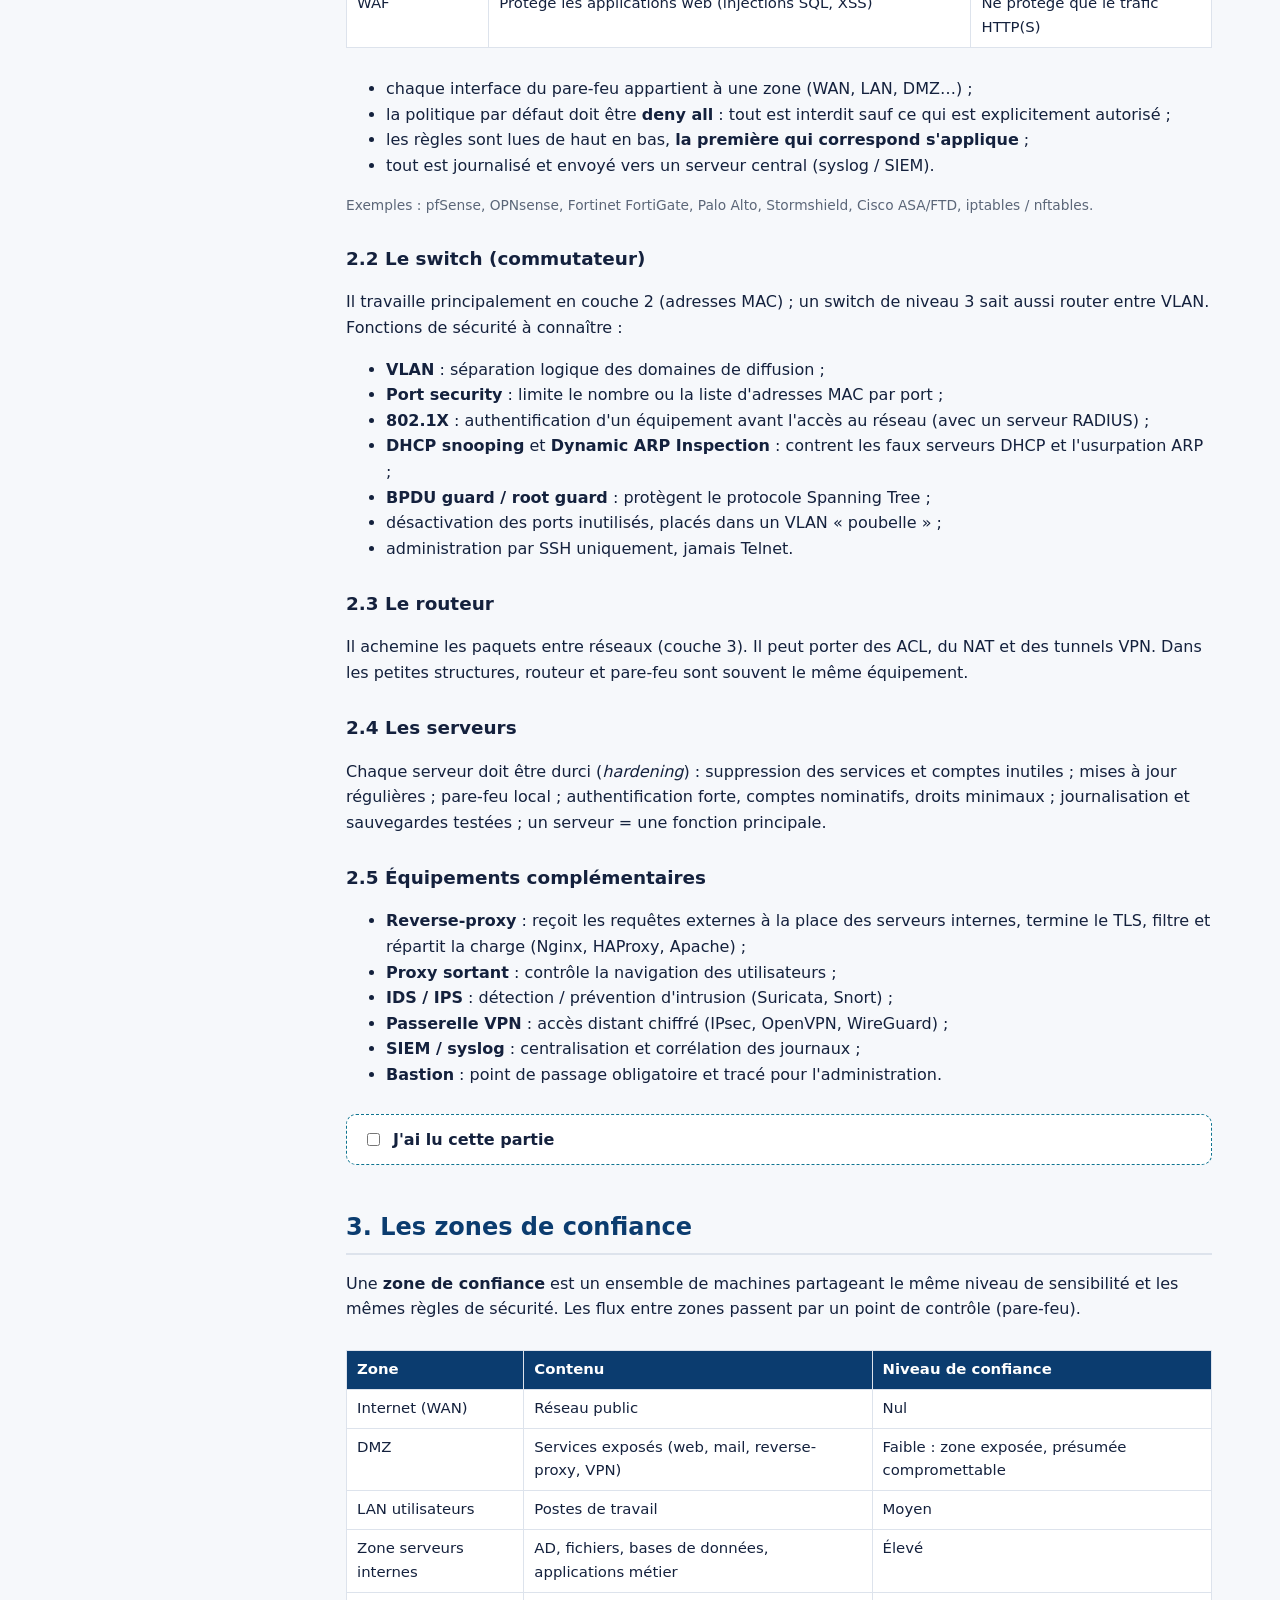
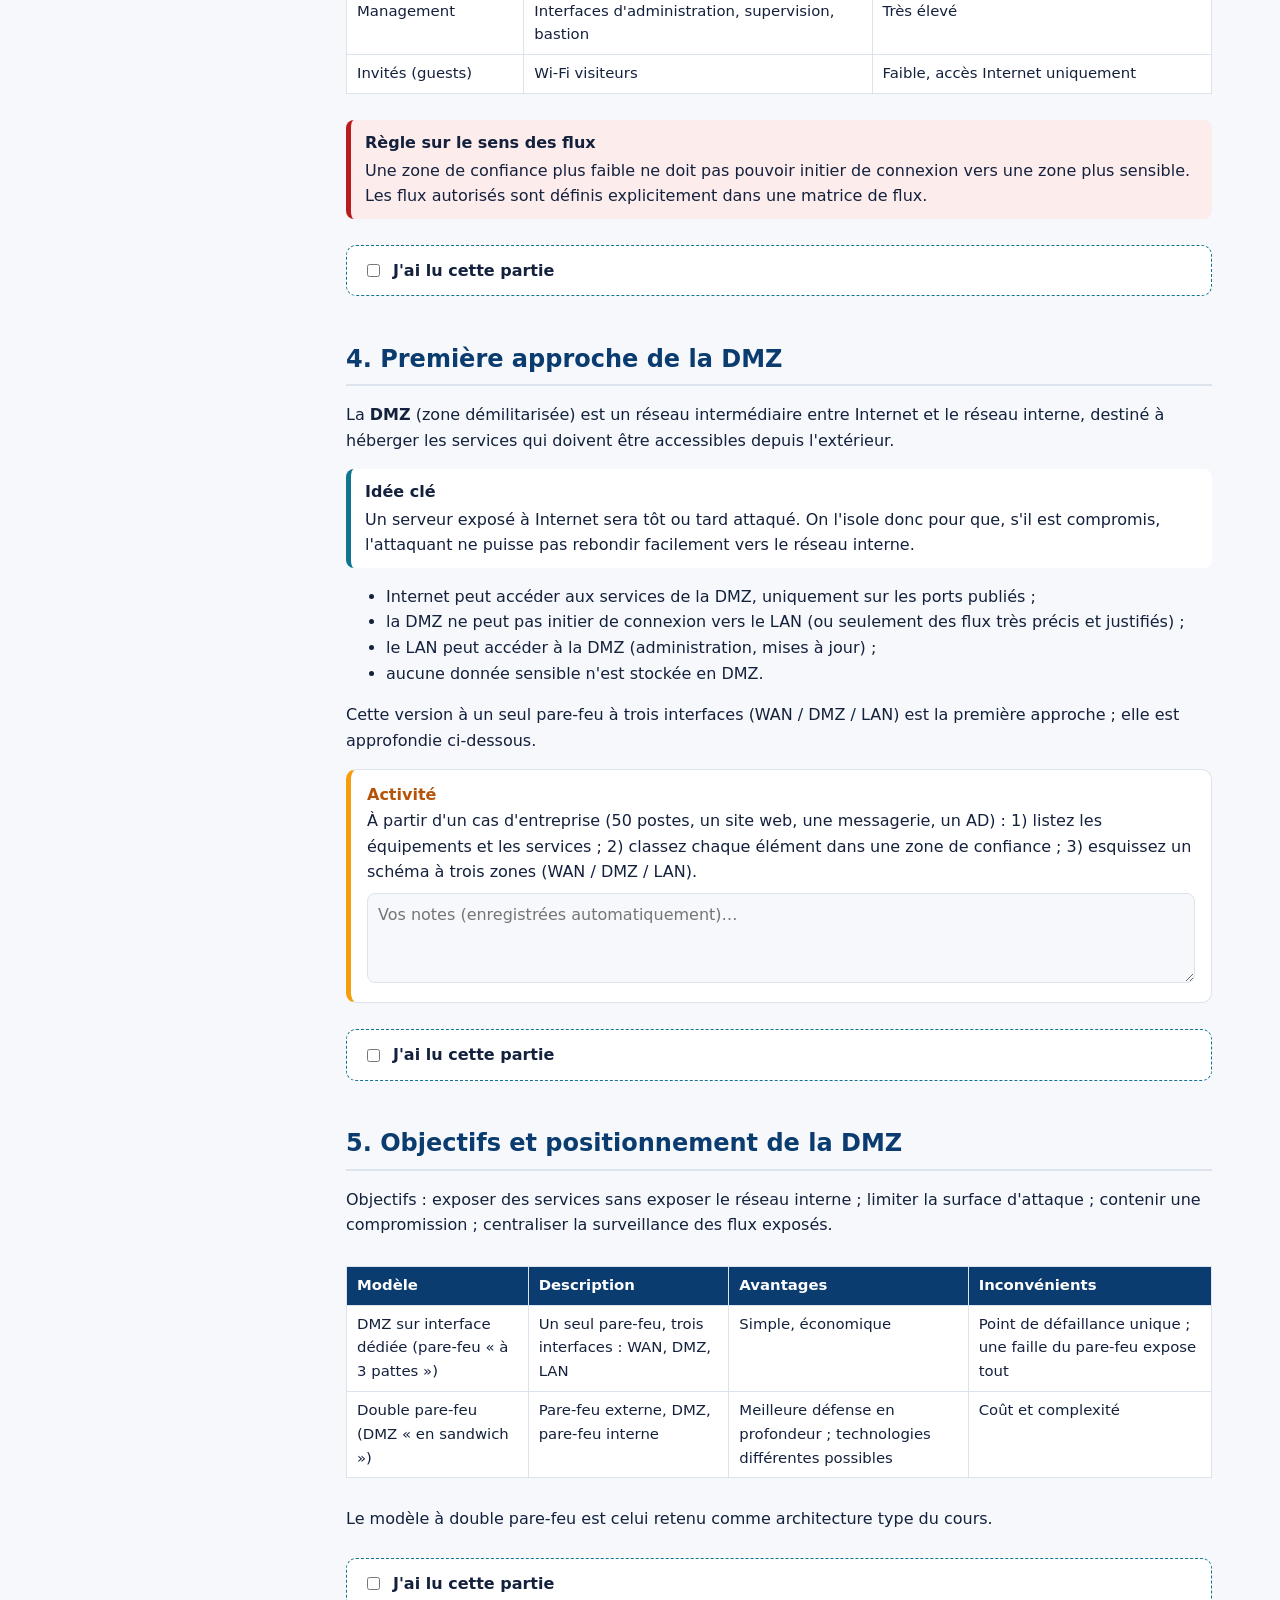
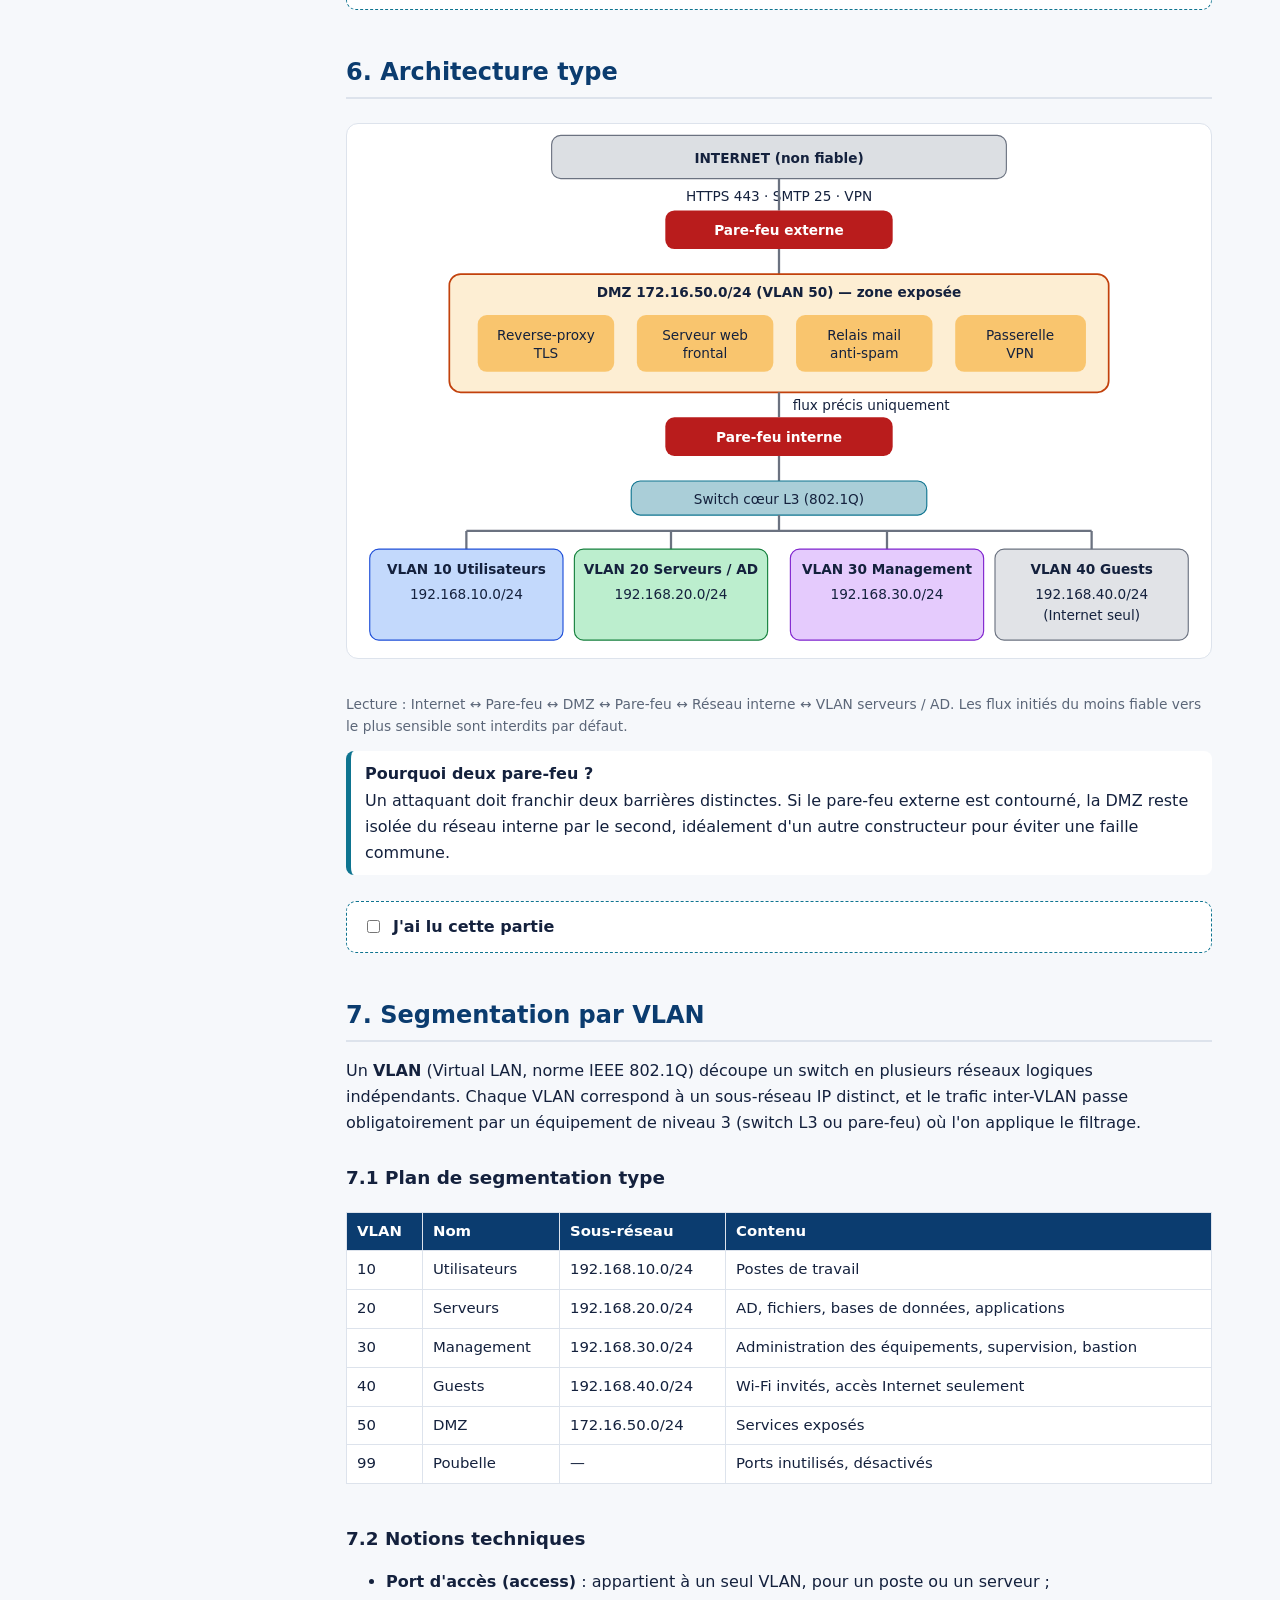
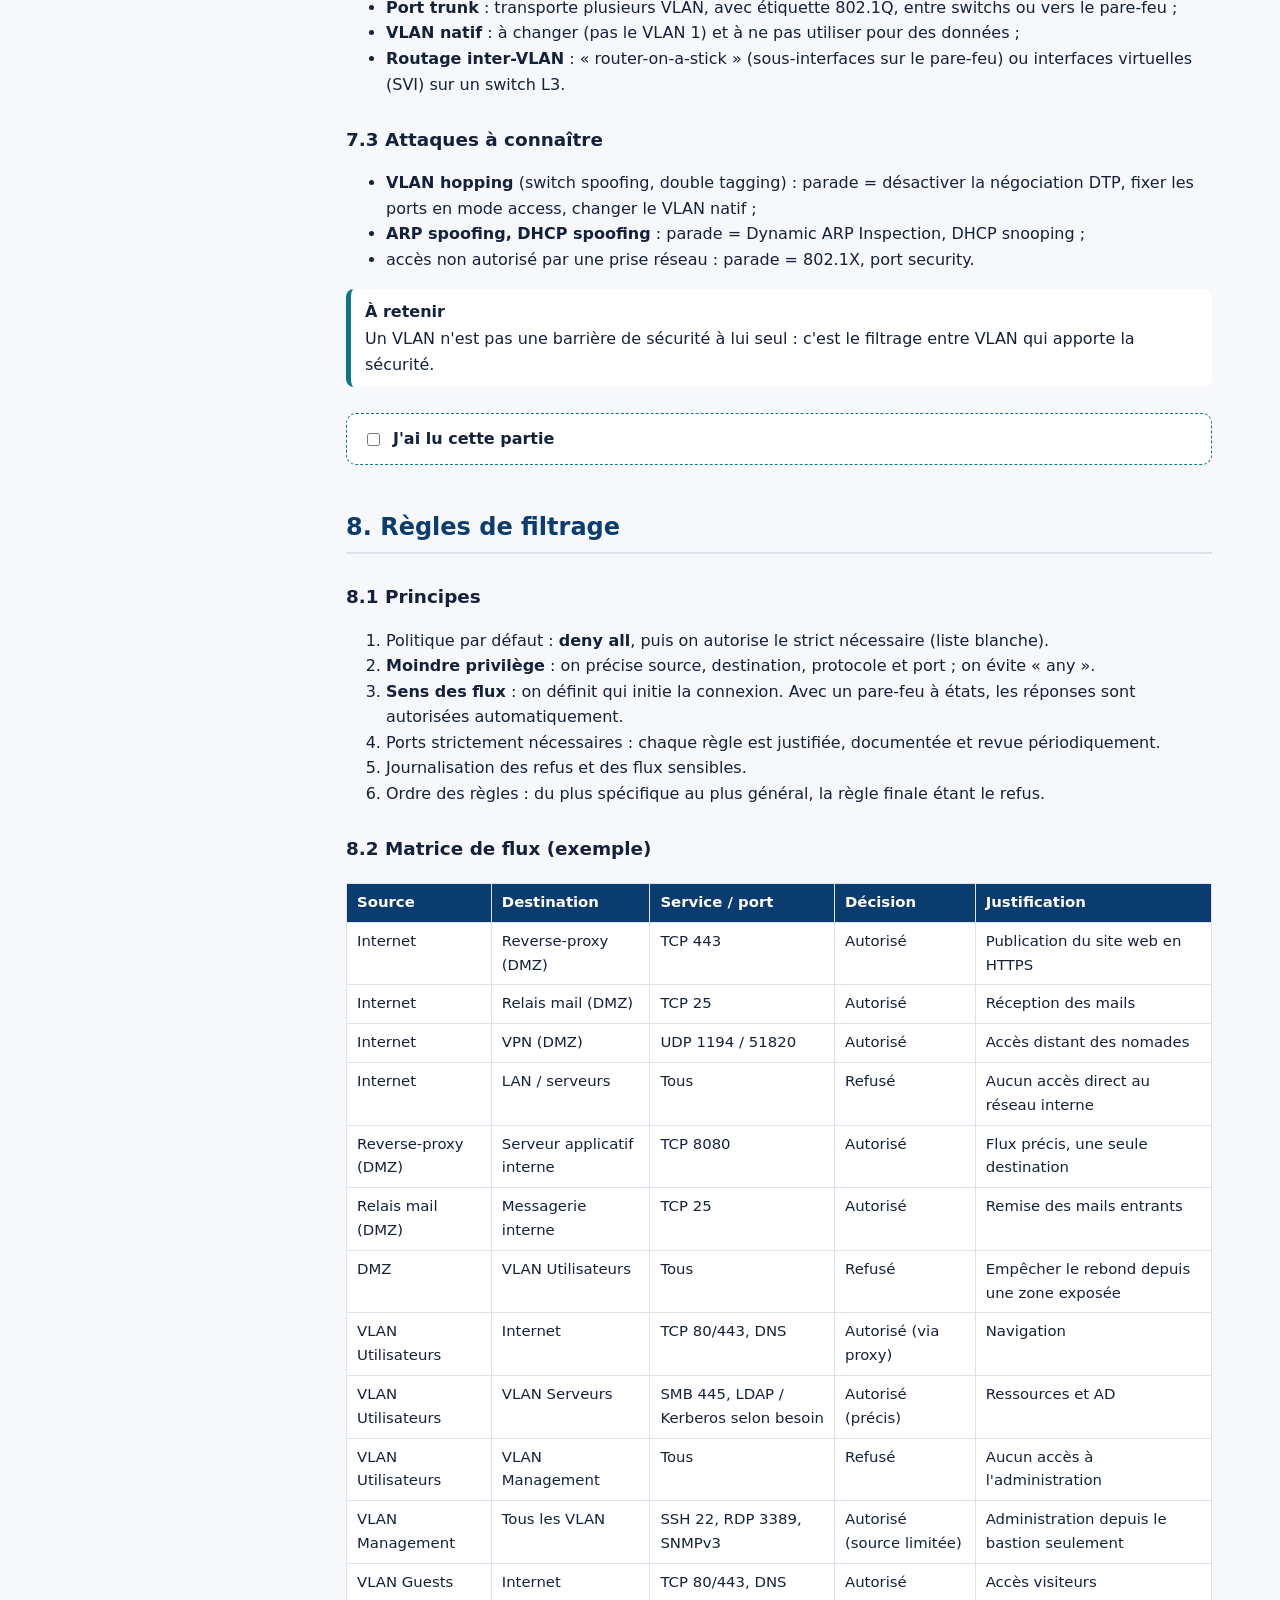
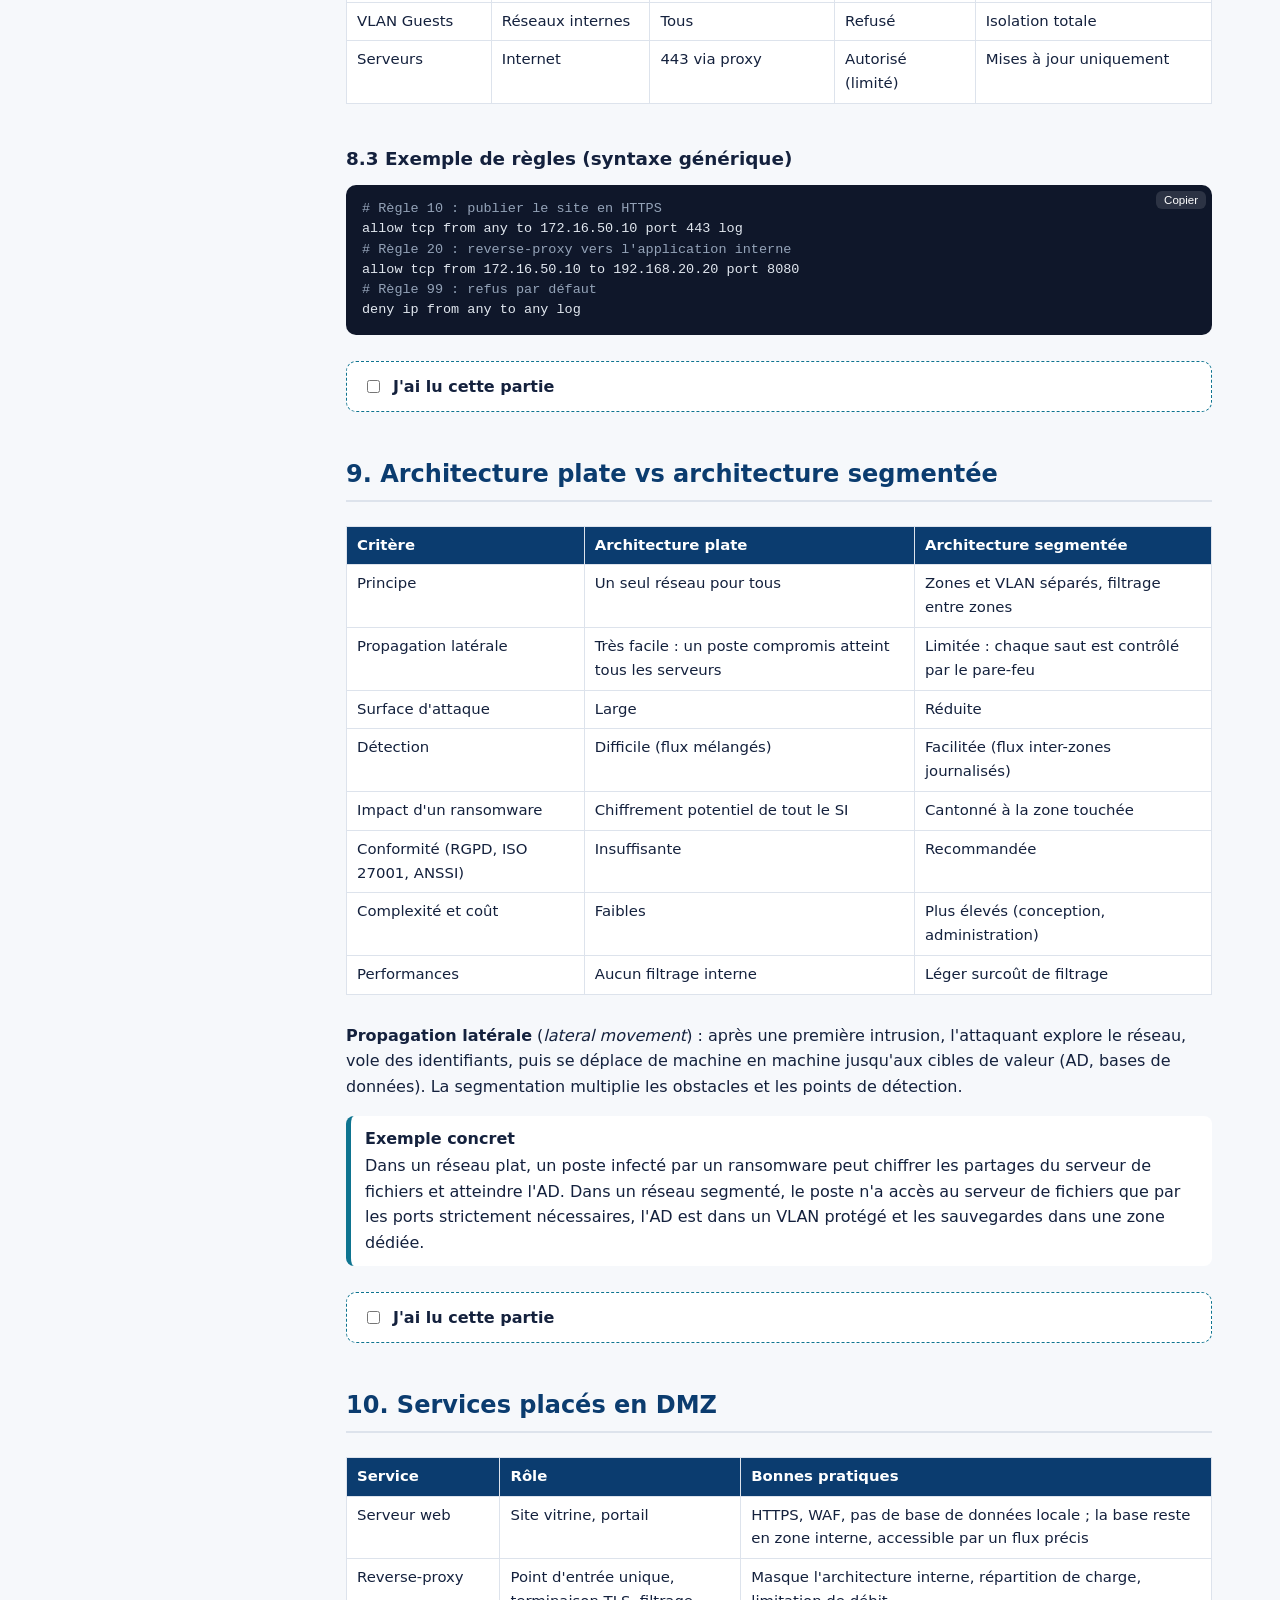
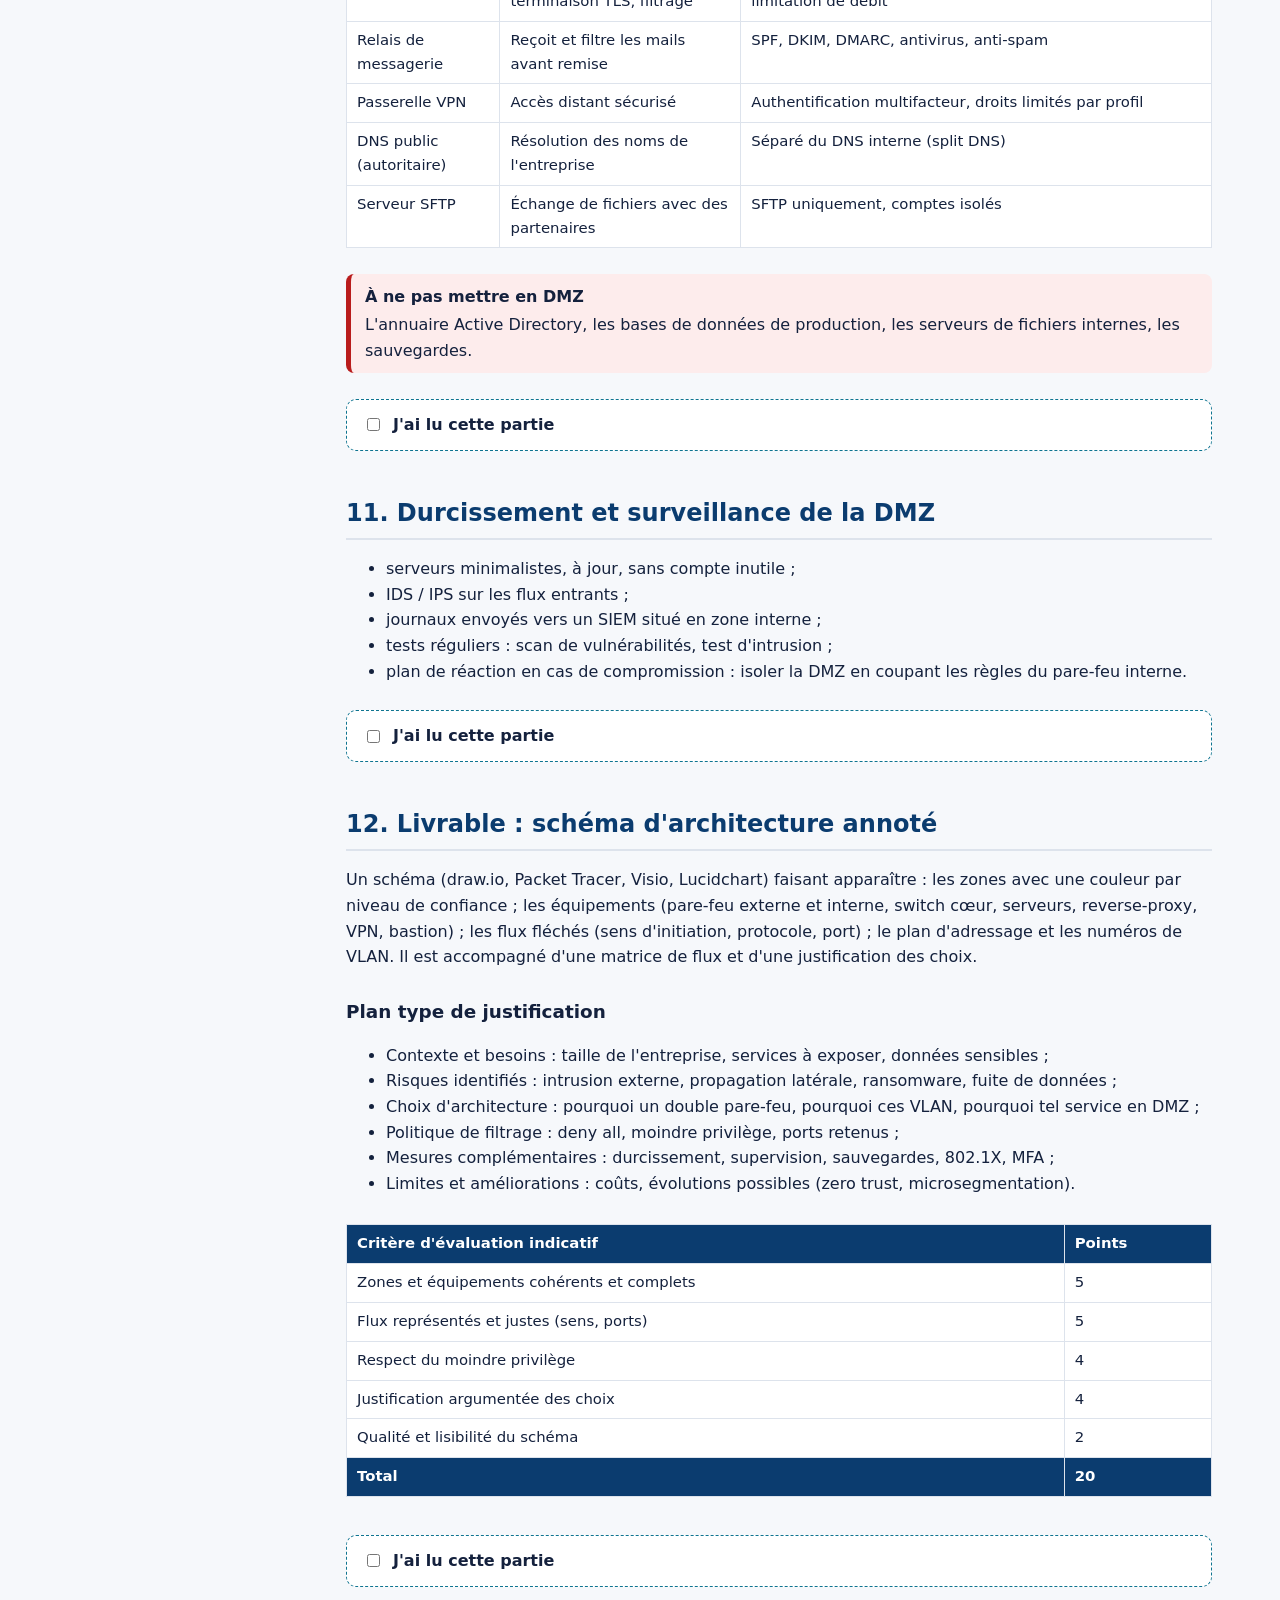
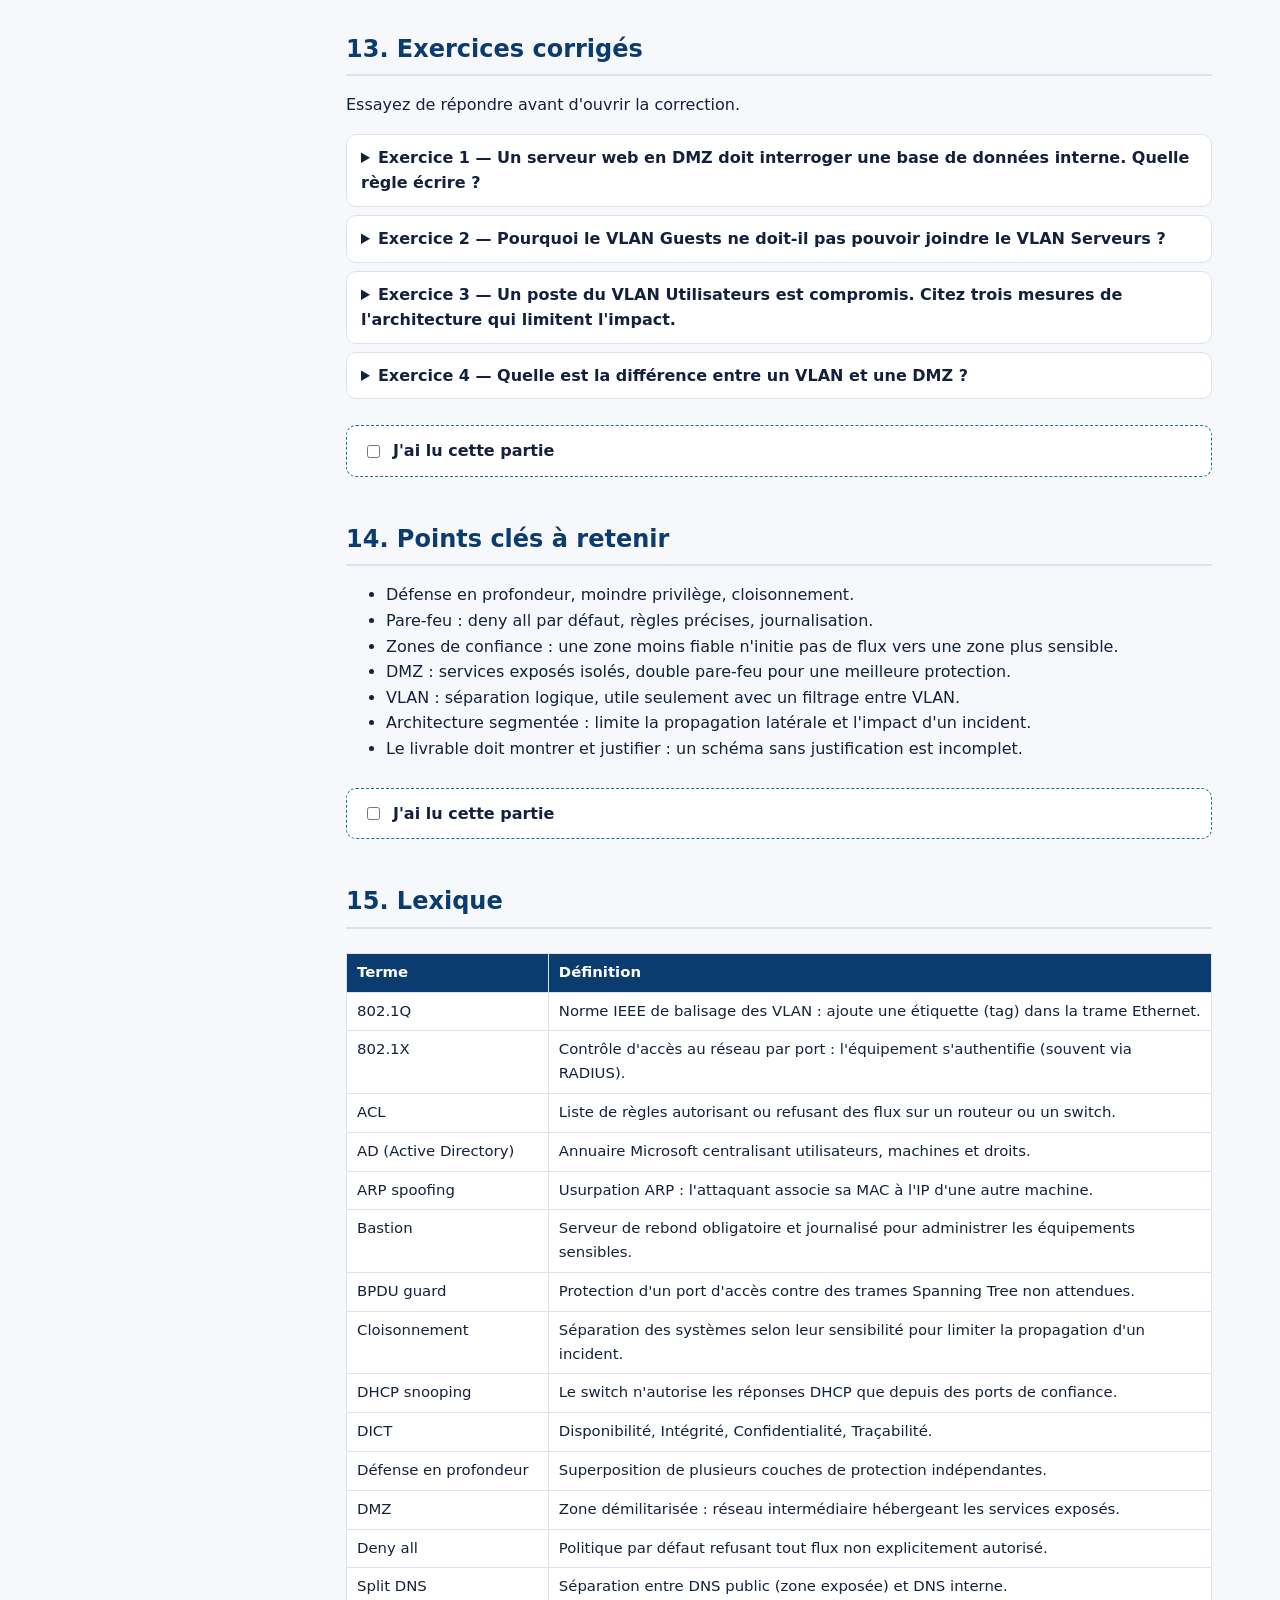
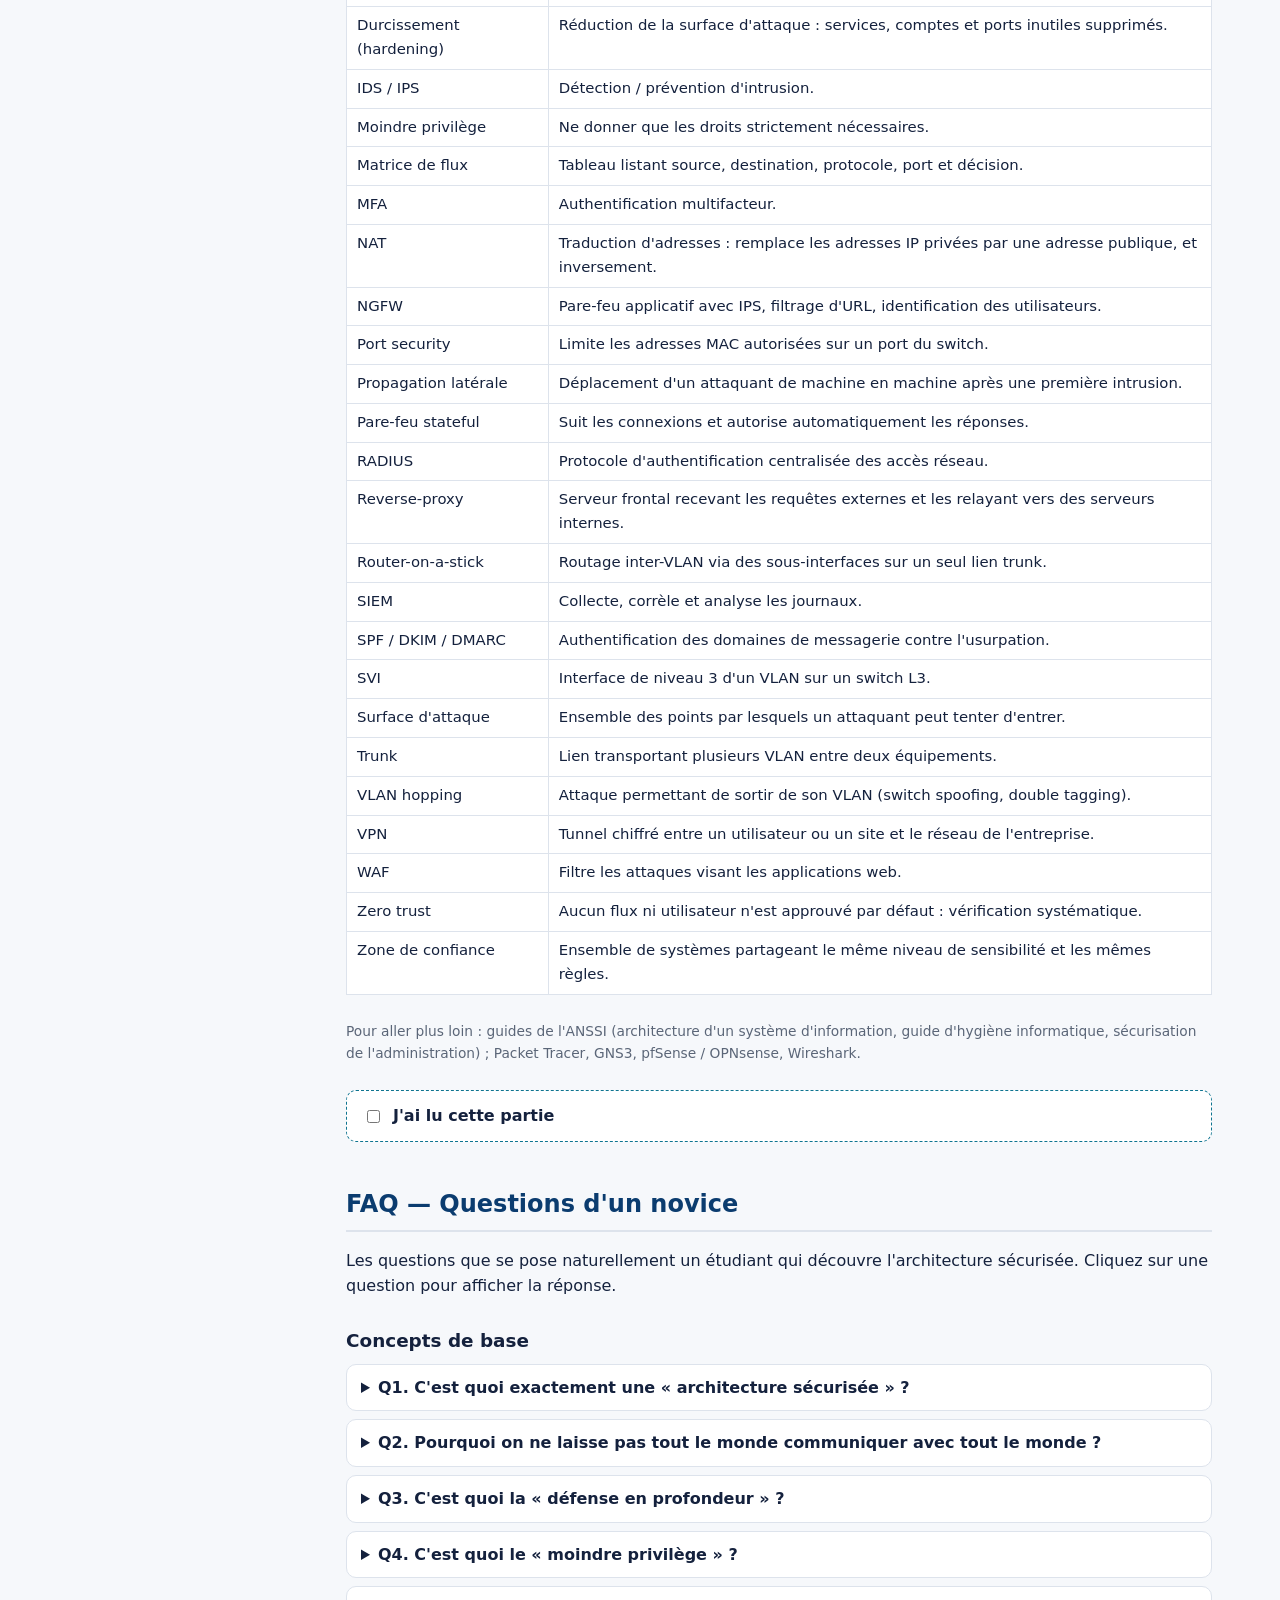
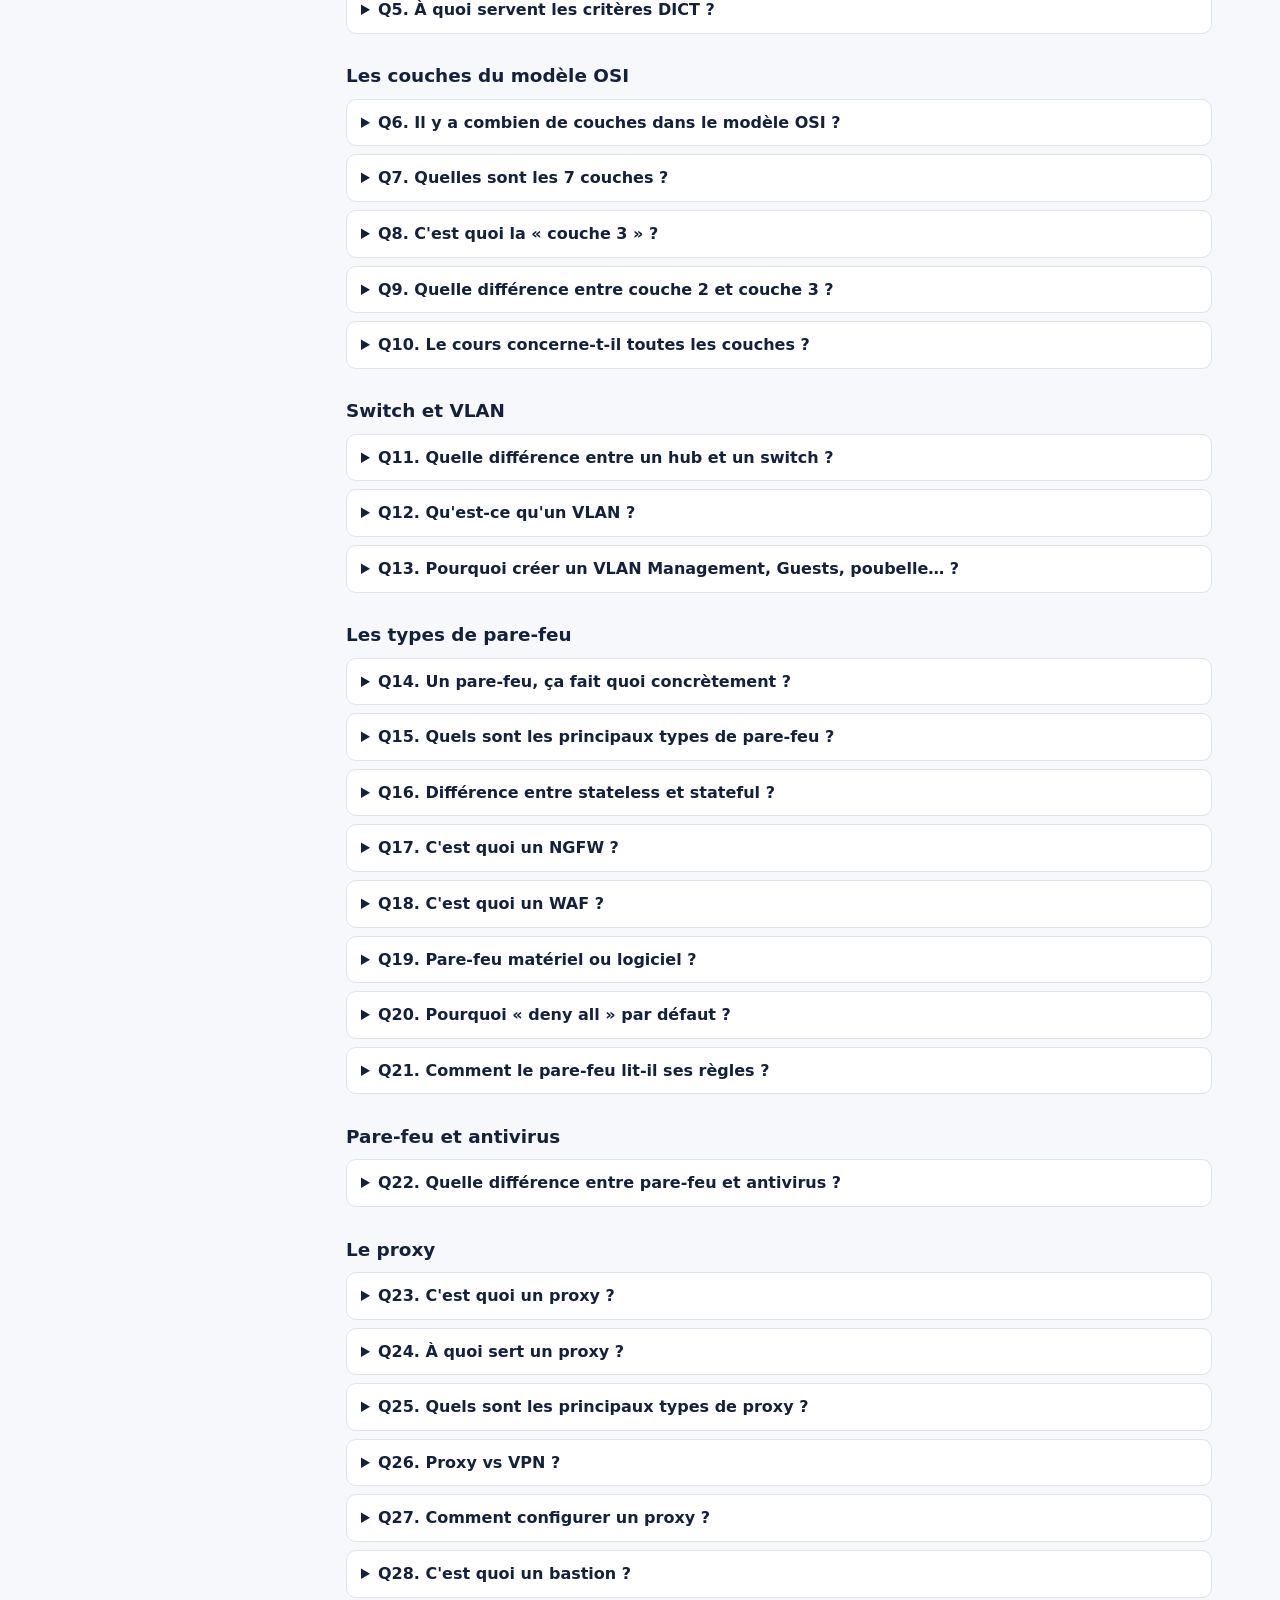
<file: site/cours.html>
<!doctype html>
<html lang="fr"><head><meta charset="utf-8"><meta name="viewport" content="width=device-width,initial-scale=1">
<title>Cours — Architecture sécurisée · BTS SIO 2</title>
<meta name="description" content="Cours, travaux pratiques (Proxmox, pfSense, Kali) et quiz noté sur l'architecture sécurisée : DMZ, VLAN, pare-feu. BTS SIO 2 — par Twagirumukiza.">
<link rel="stylesheet" href="assets/style.css"></head><body>
<header class="topbar"><div class="in"><a class="brand" href="index.html">Architecture sécurisée<small>BTS SIO 2 · Bloc cybersécurité</small></a><button type="button" class="burger" id="burger" aria-label="Ouvrir le menu" aria-expanded="false" aria-controls="mainnav"><span></span><span></span><span></span></button><nav class="main" id="mainnav" aria-label="Navigation principale"><a href="index.html">Accueil</a><a href="cours.html" class=on aria-current=page>① Cours</a><a href="tp.html">② TP</a><a href="quiz.html">③ Quiz</a><a href="correction.html">Corrigé</a><a href="telechargements.html">PDF</a></nav></div></header>
<div class="wrap"><aside class="toc" id="toc" aria-label="Sommaire"><div class="toc-head"><b>Sommaire</b><button type="button" class="toc-close" id="toc-close" aria-label="Masquer le sommaire" title="Masquer le sommaire">✕</button></div><div class="links"></div></aside><main>
<h1>Partie 1 — Le cours</h1>
<p class="lead">Séances 2 et 3 · Technologies, zones de confiance, DMZ, VLAN, segmentation et pare-feu. Cochez « J'ai lu cette partie » au fil de votre lecture : votre progression est enregistrée.</p>

<h2 id="c0">0. Objectifs et compétences visées</h2>
<p>À l'issue des deux séances, vous devez être capable de :</p>
<ul>
<li>identifier le rôle de chaque équipement (pare-feu, switch, routeur, serveur) dans une architecture sécurisée ;</li>
<li>définir des zones de confiance et placer les services dans la bonne zone ;</li>
<li>concevoir une DMZ et justifier sa position ;</li>
<li>segmenter un réseau par VLAN et établir une matrice de flux ;</li>
<li>écrire des règles de filtrage selon le principe du moindre privilège ;</li>
<li>comparer une architecture plate et une architecture segmentée (risque de propagation latérale) ;</li>
<li>produire un schéma d'architecture annoté et justifier vos choix.</li>
</ul>
<p class="small">Ces notions relèvent du bloc cybersécurité du BTS SIO (option SISR en particulier) : sécurisation des équipements et des accès, protection des données, gestion des risques.</p>
<div class="readdone"><input type="checkbox" id="rd-c0" data-track="c0" data-sec="c0"><label for="rd-c0">J'ai lu cette partie</label></div>

<h2 id="c1">1. Pourquoi une architecture sécurisée ?</h2>
<p>Un réseau « plat », où tout communique avec tout, est simple à installer mais très fragile : la compromission d'un seul poste (hameçonnage, clé USB, vulnérabilité) permet à l'attaquant d'atteindre l'ensemble du système d'information. L'architecture sécurisée repose sur trois idées directrices :</p>
<ul>
<li><b>Défense en profondeur</b> : empiler plusieurs barrières indépendantes (pare-feu, segmentation, durcissement des serveurs, supervision). Si l'une tombe, les autres limitent les dégâts.</li>
<li><b>Moindre privilège</b> : chaque utilisateur, machine ou flux n'a que les droits strictement nécessaires.</li>
<li><b>Cloisonnement</b> : on sépare les systèmes selon leur niveau de sensibilité et d'exposition.</li>
</ul>
<p>On raisonne avec les critères <b>DICT</b> : Disponibilité, Intégrité, Confidentialité, Traçabilité. L'architecture doit protéger ces quatre propriétés.</p>
<div class="readdone"><input type="checkbox" id="rd-c1" data-track="c1" data-sec="c1"><label for="rd-c1">J'ai lu cette partie</label></div>

<h2 id="c2">2. Les équipements</h2>
<h3>2.1 Le pare-feu (firewall)</h3>
<p>Il filtre les flux entre des zones réseau selon des règles.</p>
<div class="tw"><table>
<tr><th>Type</th><th>Principe</th><th>Limite</th></tr>
<tr><td>Sans état (stateless)</td><td>Examine chaque paquet isolément (IP, port, protocole)</td><td>Ne comprend pas la notion de connexion</td></tr>
<tr><td>À états (stateful)</td><td>Suit l'état des connexions (table de sessions) ; les réponses sont autorisées automatiquement</td><td>Ne voit pas le contenu applicatif</td></tr>
<tr><td>Applicatif / NGFW</td><td>Analyse la couche 7 : application, utilisateur, IPS, filtrage d'URL, inspection TLS</td><td>Coût et impact sur les performances</td></tr>
<tr><td>WAF</td><td>Protège les applications web (injections SQL, XSS)</td><td>Ne protège que le trafic HTTP(S)</td></tr>
</table></div>
<ul>
<li>chaque interface du pare-feu appartient à une zone (WAN, LAN, DMZ…) ;</li>
<li>la politique par défaut doit être <b>deny all</b> : tout est interdit sauf ce qui est explicitement autorisé ;</li>
<li>les règles sont lues de haut en bas, <b>la première qui correspond s'applique</b> ;</li>
<li>tout est journalisé et envoyé vers un serveur central (syslog / SIEM).</li>
</ul>
<p class="small">Exemples : pfSense, OPNsense, Fortinet FortiGate, Palo Alto, Stormshield, Cisco ASA/FTD, iptables / nftables.</p>

<h3>2.2 Le switch (commutateur)</h3>
<p>Il travaille principalement en couche 2 (adresses MAC) ; un switch de niveau 3 sait aussi router entre VLAN. Fonctions de sécurité à connaître :</p>
<ul>
<li><b>VLAN</b> : séparation logique des domaines de diffusion ;</li>
<li><b>Port security</b> : limite le nombre ou la liste d'adresses MAC par port ;</li>
<li><b>802.1X</b> : authentification d'un équipement avant l'accès au réseau (avec un serveur RADIUS) ;</li>
<li><b>DHCP snooping</b> et <b>Dynamic ARP Inspection</b> : contrent les faux serveurs DHCP et l'usurpation ARP ;</li>
<li><b>BPDU guard / root guard</b> : protègent le protocole Spanning Tree ;</li>
<li>désactivation des ports inutilisés, placés dans un VLAN « poubelle » ;</li>
<li>administration par SSH uniquement, jamais Telnet.</li>
</ul>

<h3>2.3 Le routeur</h3>
<p>Il achemine les paquets entre réseaux (couche 3). Il peut porter des ACL, du NAT et des tunnels VPN. Dans les petites structures, routeur et pare-feu sont souvent le même équipement.</p>

<h3>2.4 Les serveurs</h3>
<p>Chaque serveur doit être durci (<i>hardening</i>) : suppression des services et comptes inutiles ; mises à jour régulières ; pare-feu local ; authentification forte, comptes nominatifs, droits minimaux ; journalisation et sauvegardes testées ; un serveur = une fonction principale.</p>

<h3>2.5 Équipements complémentaires</h3>
<ul>
<li><b>Reverse-proxy</b> : reçoit les requêtes externes à la place des serveurs internes, termine le TLS, filtre et répartit la charge (Nginx, HAProxy, Apache) ;</li>
<li><b>Proxy sortant</b> : contrôle la navigation des utilisateurs ;</li>
<li><b>IDS / IPS</b> : détection / prévention d'intrusion (Suricata, Snort) ;</li>
<li><b>Passerelle VPN</b> : accès distant chiffré (IPsec, OpenVPN, WireGuard) ;</li>
<li><b>SIEM / syslog</b> : centralisation et corrélation des journaux ;</li>
<li><b>Bastion</b> : point de passage obligatoire et tracé pour l'administration.</li>
</ul>
<div class="readdone"><input type="checkbox" id="rd-c2" data-track="c2" data-sec="c2"><label for="rd-c2">J'ai lu cette partie</label></div>

<h2 id="c3">3. Les zones de confiance</h2>
<p>Une <b>zone de confiance</b> est un ensemble de machines partageant le même niveau de sensibilité et les mêmes règles de sécurité. Les flux entre zones passent par un point de contrôle (pare-feu).</p>
<div class="tw"><table>
<tr><th>Zone</th><th>Contenu</th><th>Niveau de confiance</th></tr>
<tr><td>Internet (WAN)</td><td>Réseau public</td><td>Nul</td></tr>
<tr><td>DMZ</td><td>Services exposés (web, mail, reverse-proxy, VPN)</td><td>Faible : zone exposée, présumée compromettable</td></tr>
<tr><td>LAN utilisateurs</td><td>Postes de travail</td><td>Moyen</td></tr>
<tr><td>Zone serveurs internes</td><td>AD, fichiers, bases de données, applications métier</td><td>Élevé</td></tr>
<tr><td>Management</td><td>Interfaces d'administration, supervision, bastion</td><td>Très élevé</td></tr>
<tr><td>Invités (guests)</td><td>Wi-Fi visiteurs</td><td>Faible, accès Internet uniquement</td></tr>
</table></div>
<div class="box rule"><b>Règle sur le sens des flux</b>Une zone de confiance plus faible ne doit pas pouvoir initier de connexion vers une zone plus sensible. Les flux autorisés sont définis explicitement dans une matrice de flux.</div>
<div class="readdone"><input type="checkbox" id="rd-c3" data-track="c3" data-sec="c3"><label for="rd-c3">J'ai lu cette partie</label></div>

<h2 id="c4">4. Première approche de la DMZ</h2>
<p>La <b>DMZ</b> (zone démilitarisée) est un réseau intermédiaire entre Internet et le réseau interne, destiné à héberger les services qui doivent être accessibles depuis l'extérieur.</p>
<div class="box key"><b>Idée clé</b>Un serveur exposé à Internet sera tôt ou tard attaqué. On l'isole donc pour que, s'il est compromis, l'attaquant ne puisse pas rebondir facilement vers le réseau interne.</div>
<ul>
<li>Internet peut accéder aux services de la DMZ, uniquement sur les ports publiés ;</li>
<li>la DMZ ne peut pas initier de connexion vers le LAN (ou seulement des flux très précis et justifiés) ;</li>
<li>le LAN peut accéder à la DMZ (administration, mises à jour) ;</li>
<li>aucune donnée sensible n'est stockée en DMZ.</li>
</ul>
<p>Cette version à un seul pare-feu à trois interfaces (WAN / DMZ / LAN) est la première approche ; elle est approfondie ci-dessous.</p>
<div class="q"><b class="k">Activité</b><br>À partir d'un cas d'entreprise (50 postes, un site web, une messagerie, un AD) : 1) listez les équipements et les services ; 2) classez chaque élément dans une zone de confiance ; 3) esquissez un schéma à trois zones (WAN / DMZ / LAN).
<textarea data-save="c4-activite" placeholder="Vos notes (enregistrées automatiquement)…"></textarea></div>
<div class="readdone"><input type="checkbox" id="rd-c4" data-track="c4" data-sec="c4"><label for="rd-c4">J'ai lu cette partie</label></div>

<h2 id="c5">5. Objectifs et positionnement de la DMZ</h2>
<p>Objectifs : exposer des services sans exposer le réseau interne ; limiter la surface d'attaque ; contenir une compromission ; centraliser la surveillance des flux exposés.</p>
<div class="tw"><table>
<tr><th>Modèle</th><th>Description</th><th>Avantages</th><th>Inconvénients</th></tr>
<tr><td>DMZ sur interface dédiée (pare-feu « à 3 pattes »)</td><td>Un seul pare-feu, trois interfaces : WAN, DMZ, LAN</td><td>Simple, économique</td><td>Point de défaillance unique ; une faille du pare-feu expose tout</td></tr>
<tr><td>Double pare-feu (DMZ « en sandwich »)</td><td>Pare-feu externe, DMZ, pare-feu interne</td><td>Meilleure défense en profondeur ; technologies différentes possibles</td><td>Coût et complexité</td></tr>
</table></div>
<p>Le modèle à double pare-feu est celui retenu comme architecture type du cours.</p>
<div class="readdone"><input type="checkbox" id="rd-c5" data-track="c5" data-sec="c5"><label for="rd-c5">J'ai lu cette partie</label></div>

<h2 id="c6">6. Architecture type</h2>
<svg class="diag" viewBox="0 0 760 470" role="img" aria-label="Architecture à double pare-feu : Internet, pare-feu externe, DMZ, pare-feu interne, quatre VLAN">
<rect x="180" y="10" width="400" height="38" rx="8" fill="#9ca3af" fill-opacity=".35" stroke="#6b7280"/><text class="t" x="380" y="34" text-anchor="middle">INTERNET (non fiable)</text>
<text x="380" y="68" text-anchor="middle">HTTPS 443 · SMTP 25 · VPN</text>
<path d="M380 48v28" stroke="#6b7280" stroke-width="2"/>
<rect x="280" y="76" width="200" height="34" rx="8" fill="#b91c1c"/><text x="380" y="98" text-anchor="middle" fill="#fff" style="fill:#fff;font-weight:700">Pare-feu externe</text>
<path d="M380 110v22" stroke="#6b7280" stroke-width="2"/>
<rect x="90" y="132" width="580" height="104" rx="10" fill="#f59e0b" fill-opacity=".18" stroke="#c2410c" stroke-width="1.5"/>
<text class="t" x="380" y="152" text-anchor="middle">DMZ 172.16.50.0/24 (VLAN 50) — zone exposée</text>
<rect x="115" y="168" width="120" height="50" rx="8" fill="#f59e0b" fill-opacity=".5"/><text x="175" y="190" text-anchor="middle">Reverse-proxy</text><text x="175" y="206" text-anchor="middle">TLS</text>
<rect x="255" y="168" width="120" height="50" rx="8" fill="#f59e0b" fill-opacity=".5"/><text x="315" y="190" text-anchor="middle">Serveur web</text><text x="315" y="206" text-anchor="middle">frontal</text>
<rect x="395" y="168" width="120" height="50" rx="8" fill="#f59e0b" fill-opacity=".5"/><text x="455" y="190" text-anchor="middle">Relais mail</text><text x="455" y="206" text-anchor="middle">anti-spam</text>
<rect x="535" y="168" width="115" height="50" rx="8" fill="#f59e0b" fill-opacity=".5"/><text x="592" y="190" text-anchor="middle">Passerelle</text><text x="592" y="206" text-anchor="middle">VPN</text>
<path d="M380 236v22" stroke="#6b7280" stroke-width="2"/><text x="392" y="252">flux précis uniquement</text>
<rect x="280" y="258" width="200" height="34" rx="8" fill="#b91c1c"/><text x="380" y="280" text-anchor="middle" style="fill:#fff;font-weight:700">Pare-feu interne</text>
<path d="M380 292v22" stroke="#6b7280" stroke-width="2"/>
<rect x="250" y="314" width="260" height="30" rx="8" fill="#0e7490" fill-opacity=".35" stroke="#0e7490"/><text x="380" y="334" text-anchor="middle">Switch cœur L3 (802.1Q)</text>
<path d="M380 344v14M105 358h550M105 358v16M285 358v16M475 358v16M655 358v16" stroke="#6b7280" stroke-width="2" fill="none"/>
<rect x="20" y="374" width="170" height="80" rx="8" fill="#3b82f6" fill-opacity=".3" stroke="#1d4ed8"/><text class="t" x="105" y="396" text-anchor="middle">VLAN 10 Utilisateurs</text><text x="105" y="418" text-anchor="middle">192.168.10.0/24</text>
<rect x="200" y="374" width="170" height="80" rx="8" fill="#22c55e" fill-opacity=".3" stroke="#15803d"/><text class="t" x="285" y="396" text-anchor="middle">VLAN 20 Serveurs / AD</text><text x="285" y="418" text-anchor="middle">192.168.20.0/24</text>
<rect x="390" y="374" width="170" height="80" rx="8" fill="#a855f7" fill-opacity=".3" stroke="#7e22ce"/><text class="t" x="475" y="396" text-anchor="middle">VLAN 30 Management</text><text x="475" y="418" text-anchor="middle">192.168.30.0/24</text>
<rect x="570" y="374" width="170" height="80" rx="8" fill="#9ca3af" fill-opacity=".3" stroke="#6b7280"/><text class="t" x="655" y="396" text-anchor="middle">VLAN 40 Guests</text><text x="655" y="418" text-anchor="middle">192.168.40.0/24</text><text x="655" y="436" text-anchor="middle">(Internet seul)</text>
</svg>
<p class="small">Lecture : Internet ↔ Pare-feu ↔ DMZ ↔ Pare-feu ↔ Réseau interne ↔ VLAN serveurs / AD. Les flux initiés du moins fiable vers le plus sensible sont interdits par défaut.</p>
<div class="box key"><b>Pourquoi deux pare-feu ?</b>Un attaquant doit franchir deux barrières distinctes. Si le pare-feu externe est contourné, la DMZ reste isolée du réseau interne par le second, idéalement d'un autre constructeur pour éviter une faille commune.</div>
<div class="readdone"><input type="checkbox" id="rd-c6" data-track="c6" data-sec="c6"><label for="rd-c6">J'ai lu cette partie</label></div>

<h2 id="c7">7. Segmentation par VLAN</h2>
<p>Un <b>VLAN</b> (Virtual LAN, norme IEEE 802.1Q) découpe un switch en plusieurs réseaux logiques indépendants. Chaque VLAN correspond à un sous-réseau IP distinct, et le trafic inter-VLAN passe obligatoirement par un équipement de niveau 3 (switch L3 ou pare-feu) où l'on applique le filtrage.</p>
<h3>7.1 Plan de segmentation type</h3>
<div class="tw"><table>
<tr><th>VLAN</th><th>Nom</th><th>Sous-réseau</th><th>Contenu</th></tr>
<tr><td>10</td><td>Utilisateurs</td><td>192.168.10.0/24</td><td>Postes de travail</td></tr>
<tr><td>20</td><td>Serveurs</td><td>192.168.20.0/24</td><td>AD, fichiers, bases de données, applications</td></tr>
<tr><td>30</td><td>Management</td><td>192.168.30.0/24</td><td>Administration des équipements, supervision, bastion</td></tr>
<tr><td>40</td><td>Guests</td><td>192.168.40.0/24</td><td>Wi-Fi invités, accès Internet seulement</td></tr>
<tr><td>50</td><td>DMZ</td><td>172.16.50.0/24</td><td>Services exposés</td></tr>
<tr><td>99</td><td>Poubelle</td><td>—</td><td>Ports inutilisés, désactivés</td></tr>
</table></div>
<h3>7.2 Notions techniques</h3>
<ul>
<li><b>Port d'accès (access)</b> : appartient à un seul VLAN, pour un poste ou un serveur ;</li>
<li><b>Port trunk</b> : transporte plusieurs VLAN, avec étiquette 802.1Q, entre switchs ou vers le pare-feu ;</li>
<li><b>VLAN natif</b> : à changer (pas le VLAN 1) et à ne pas utiliser pour des données ;</li>
<li><b>Routage inter-VLAN</b> : « router-on-a-stick » (sous-interfaces sur le pare-feu) ou interfaces virtuelles (SVI) sur un switch L3.</li>
</ul>
<h3>7.3 Attaques à connaître</h3>
<ul>
<li><b>VLAN hopping</b> (switch spoofing, double tagging) : parade = désactiver la négociation DTP, fixer les ports en mode access, changer le VLAN natif ;</li>
<li><b>ARP spoofing, DHCP spoofing</b> : parade = Dynamic ARP Inspection, DHCP snooping ;</li>
<li>accès non autorisé par une prise réseau : parade = 802.1X, port security.</li>
</ul>
<div class="box key"><b>À retenir</b>Un VLAN n'est pas une barrière de sécurité à lui seul : c'est le filtrage entre VLAN qui apporte la sécurité.</div>
<div class="readdone"><input type="checkbox" id="rd-c7" data-track="c7" data-sec="c7"><label for="rd-c7">J'ai lu cette partie</label></div>

<h2 id="c8">8. Règles de filtrage</h2>
<h3>8.1 Principes</h3>
<ol>
<li>Politique par défaut : <b>deny all</b>, puis on autorise le strict nécessaire (liste blanche).</li>
<li><b>Moindre privilège</b> : on précise source, destination, protocole et port ; on évite « any ».</li>
<li><b>Sens des flux</b> : on définit qui initie la connexion. Avec un pare-feu à états, les réponses sont autorisées automatiquement.</li>
<li>Ports strictement nécessaires : chaque règle est justifiée, documentée et revue périodiquement.</li>
<li>Journalisation des refus et des flux sensibles.</li>
<li>Ordre des règles : du plus spécifique au plus général, la règle finale étant le refus.</li>
</ol>
<h3>8.2 Matrice de flux (exemple)</h3>
<div class="tw"><table>
<tr><th>Source</th><th>Destination</th><th>Service / port</th><th>Décision</th><th>Justification</th></tr>
<tr><td>Internet</td><td>Reverse-proxy (DMZ)</td><td>TCP 443</td><td>Autorisé</td><td>Publication du site web en HTTPS</td></tr>
<tr><td>Internet</td><td>Relais mail (DMZ)</td><td>TCP 25</td><td>Autorisé</td><td>Réception des mails</td></tr>
<tr><td>Internet</td><td>VPN (DMZ)</td><td>UDP 1194 / 51820</td><td>Autorisé</td><td>Accès distant des nomades</td></tr>
<tr><td>Internet</td><td>LAN / serveurs</td><td>Tous</td><td>Refusé</td><td>Aucun accès direct au réseau interne</td></tr>
<tr><td>Reverse-proxy (DMZ)</td><td>Serveur applicatif interne</td><td>TCP 8080</td><td>Autorisé</td><td>Flux précis, une seule destination</td></tr>
<tr><td>Relais mail (DMZ)</td><td>Messagerie interne</td><td>TCP 25</td><td>Autorisé</td><td>Remise des mails entrants</td></tr>
<tr><td>DMZ</td><td>VLAN Utilisateurs</td><td>Tous</td><td>Refusé</td><td>Empêcher le rebond depuis une zone exposée</td></tr>
<tr><td>VLAN Utilisateurs</td><td>Internet</td><td>TCP 80/443, DNS</td><td>Autorisé (via proxy)</td><td>Navigation</td></tr>
<tr><td>VLAN Utilisateurs</td><td>VLAN Serveurs</td><td>SMB 445, LDAP / Kerberos selon besoin</td><td>Autorisé (précis)</td><td>Ressources et AD</td></tr>
<tr><td>VLAN Utilisateurs</td><td>VLAN Management</td><td>Tous</td><td>Refusé</td><td>Aucun accès à l'administration</td></tr>
<tr><td>VLAN Management</td><td>Tous les VLAN</td><td>SSH 22, RDP 3389, SNMPv3</td><td>Autorisé (source limitée)</td><td>Administration depuis le bastion seulement</td></tr>
<tr><td>VLAN Guests</td><td>Internet</td><td>TCP 80/443, DNS</td><td>Autorisé</td><td>Accès visiteurs</td></tr>
<tr><td>VLAN Guests</td><td>Réseaux internes</td><td>Tous</td><td>Refusé</td><td>Isolation totale</td></tr>
<tr><td>Serveurs</td><td>Internet</td><td>443 via proxy</td><td>Autorisé (limité)</td><td>Mises à jour uniquement</td></tr>
</table></div>
<h3>8.3 Exemple de règles (syntaxe générique)</h3>
<pre><span class="d"># Règle 10 : publier le site en HTTPS</span>
allow tcp from any to 172.16.50.10 port 443 log
<span class="d"># Règle 20 : reverse-proxy vers l'application interne</span>
allow tcp from 172.16.50.10 to 192.168.20.20 port 8080
<span class="d"># Règle 99 : refus par défaut</span>
deny ip from any to any log</pre>
<div class="readdone"><input type="checkbox" id="rd-c8" data-track="c8" data-sec="c8"><label for="rd-c8">J'ai lu cette partie</label></div>

<h2 id="c9">9. Architecture plate vs architecture segmentée</h2>
<div class="tw"><table>
<tr><th>Critère</th><th>Architecture plate</th><th>Architecture segmentée</th></tr>
<tr><td>Principe</td><td>Un seul réseau pour tous</td><td>Zones et VLAN séparés, filtrage entre zones</td></tr>
<tr><td>Propagation latérale</td><td>Très facile : un poste compromis atteint tous les serveurs</td><td>Limitée : chaque saut est contrôlé par le pare-feu</td></tr>
<tr><td>Surface d'attaque</td><td>Large</td><td>Réduite</td></tr>
<tr><td>Détection</td><td>Difficile (flux mélangés)</td><td>Facilitée (flux inter-zones journalisés)</td></tr>
<tr><td>Impact d'un ransomware</td><td>Chiffrement potentiel de tout le SI</td><td>Cantonné à la zone touchée</td></tr>
<tr><td>Conformité (RGPD, ISO 27001, ANSSI)</td><td>Insuffisante</td><td>Recommandée</td></tr>
<tr><td>Complexité et coût</td><td>Faibles</td><td>Plus élevés (conception, administration)</td></tr>
<tr><td>Performances</td><td>Aucun filtrage interne</td><td>Léger surcoût de filtrage</td></tr>
</table></div>
<p><b>Propagation latérale</b> (<i>lateral movement</i>) : après une première intrusion, l'attaquant explore le réseau, vole des identifiants, puis se déplace de machine en machine jusqu'aux cibles de valeur (AD, bases de données). La segmentation multiplie les obstacles et les points de détection.</p>
<div class="box key"><b>Exemple concret</b>Dans un réseau plat, un poste infecté par un ransomware peut chiffrer les partages du serveur de fichiers et atteindre l'AD. Dans un réseau segmenté, le poste n'a accès au serveur de fichiers que par les ports strictement nécessaires, l'AD est dans un VLAN protégé et les sauvegardes dans une zone dédiée.</div>
<div class="readdone"><input type="checkbox" id="rd-c9" data-track="c9" data-sec="c9"><label for="rd-c9">J'ai lu cette partie</label></div>

<h2 id="c10">10. Services placés en DMZ</h2>
<div class="tw"><table>
<tr><th>Service</th><th>Rôle</th><th>Bonnes pratiques</th></tr>
<tr><td>Serveur web</td><td>Site vitrine, portail</td><td>HTTPS, WAF, pas de base de données locale ; la base reste en zone interne, accessible par un flux précis</td></tr>
<tr><td>Reverse-proxy</td><td>Point d'entrée unique, terminaison TLS, filtrage</td><td>Masque l'architecture interne, répartition de charge, limitation de débit</td></tr>
<tr><td>Relais de messagerie</td><td>Reçoit et filtre les mails avant remise</td><td>SPF, DKIM, DMARC, antivirus, anti-spam</td></tr>
<tr><td>Passerelle VPN</td><td>Accès distant sécurisé</td><td>Authentification multifacteur, droits limités par profil</td></tr>
<tr><td>DNS public (autoritaire)</td><td>Résolution des noms de l'entreprise</td><td>Séparé du DNS interne (split DNS)</td></tr>
<tr><td>Serveur SFTP</td><td>Échange de fichiers avec des partenaires</td><td>SFTP uniquement, comptes isolés</td></tr>
</table></div>
<div class="box rule"><b>À ne pas mettre en DMZ</b>L'annuaire Active Directory, les bases de données de production, les serveurs de fichiers internes, les sauvegardes.</div>
<div class="readdone"><input type="checkbox" id="rd-c10" data-track="c10" data-sec="c10"><label for="rd-c10">J'ai lu cette partie</label></div>

<h2 id="c11">11. Durcissement et surveillance de la DMZ</h2>
<ul>
<li>serveurs minimalistes, à jour, sans compte inutile ;</li>
<li>IDS / IPS sur les flux entrants ;</li>
<li>journaux envoyés vers un SIEM situé en zone interne ;</li>
<li>tests réguliers : scan de vulnérabilités, test d'intrusion ;</li>
<li>plan de réaction en cas de compromission : isoler la DMZ en coupant les règles du pare-feu interne.</li>
</ul>
<div class="readdone"><input type="checkbox" id="rd-c11" data-track="c11" data-sec="c11"><label for="rd-c11">J'ai lu cette partie</label></div>

<h2 id="c12">12. Livrable : schéma d'architecture annoté</h2>
<p>Un schéma (draw.io, Packet Tracer, Visio, Lucidchart) faisant apparaître : les zones avec une couleur par niveau de confiance ; les équipements (pare-feu externe et interne, switch cœur, serveurs, reverse-proxy, VPN, bastion) ; les flux fléchés (sens d'initiation, protocole, port) ; le plan d'adressage et les numéros de VLAN. Il est accompagné d'une matrice de flux et d'une justification des choix.</p>
<h3>Plan type de justification</h3>
<ul>
<li>Contexte et besoins : taille de l'entreprise, services à exposer, données sensibles ;</li>
<li>Risques identifiés : intrusion externe, propagation latérale, ransomware, fuite de données ;</li>
<li>Choix d'architecture : pourquoi un double pare-feu, pourquoi ces VLAN, pourquoi tel service en DMZ ;</li>
<li>Politique de filtrage : deny all, moindre privilège, ports retenus ;</li>
<li>Mesures complémentaires : durcissement, supervision, sauvegardes, 802.1X, MFA ;</li>
<li>Limites et améliorations : coûts, évolutions possibles (zero trust, microsegmentation).</li>
</ul>
<div class="tw"><table><tr><th>Critère d'évaluation indicatif</th><th>Points</th></tr>
<tr><td>Zones et équipements cohérents et complets</td><td>5</td></tr><tr><td>Flux représentés et justes (sens, ports)</td><td>5</td></tr><tr><td>Respect du moindre privilège</td><td>4</td></tr><tr><td>Justification argumentée des choix</td><td>4</td></tr><tr><td>Qualité et lisibilité du schéma</td><td>2</td></tr><tr><th>Total</th><th>20</th></tr></table></div>
<div class="readdone"><input type="checkbox" id="rd-c12" data-track="c12" data-sec="c12"><label for="rd-c12">J'ai lu cette partie</label></div>

<h2 id="c13">13. Exercices corrigés</h2>
<p>Essayez de répondre avant d'ouvrir la correction.</p>
<details><summary>Exercice 1 — Un serveur web en DMZ doit interroger une base de données interne. Quelle règle écrire ?</summary><p>Autoriser uniquement serveur web (DMZ) vers serveur BDD (VLAN serveurs) sur le port du SGBD (par exemple TCP 3306 ou 5432), via le pare-feu interne ; aucun autre flux DMZ vers interne. Mieux encore : placer un serveur applicatif intermédiaire pour ne pas exposer directement la base.</p></details>
<details><summary>Exercice 2 — Pourquoi le VLAN Guests ne doit-il pas pouvoir joindre le VLAN Serveurs ?</summary><p>Les invités sont des équipements non maîtrisés, potentiellement infectés ou malveillants ; leur donner accès aux serveurs violerait le moindre privilège et créerait un chemin de propagation.</p></details>
<details><summary>Exercice 3 — Un poste du VLAN Utilisateurs est compromis. Citez trois mesures de l'architecture qui limitent l'impact.</summary><p>Filtrage inter-VLAN (ports précis vers les serveurs), VLAN Management inaccessible aux utilisateurs, journalisation et détection des flux anormaux, 802.1X et comptes à privilèges limités, sauvegardes isolées.</p></details>
<details><summary>Exercice 4 — Quelle est la différence entre un VLAN et une DMZ ?</summary><p>Le VLAN est un mécanisme technique de séparation de couche 2 ; la DMZ est un concept de zone de sécurité destinée aux services exposés, qui s'implémente souvent à l'aide d'un VLAN dédié et de règles de pare-feu.</p></details>
<div class="readdone"><input type="checkbox" id="rd-c13" data-track="c13" data-sec="c13"><label for="rd-c13">J'ai lu cette partie</label></div>

<h2 id="c14">14. Points clés à retenir</h2>
<ul>
<li>Défense en profondeur, moindre privilège, cloisonnement.</li>
<li>Pare-feu : deny all par défaut, règles précises, journalisation.</li>
<li>Zones de confiance : une zone moins fiable n'initie pas de flux vers une zone plus sensible.</li>
<li>DMZ : services exposés isolés, double pare-feu pour une meilleure protection.</li>
<li>VLAN : séparation logique, utile seulement avec un filtrage entre VLAN.</li>
<li>Architecture segmentée : limite la propagation latérale et l'impact d'un incident.</li>
<li>Le livrable doit montrer et justifier : un schéma sans justification est incomplet.</li>
</ul>
<div class="readdone"><input type="checkbox" id="rd-c14" data-track="c14" data-sec="c14"><label for="rd-c14">J'ai lu cette partie</label></div>

<h2 id="c15">15. Lexique</h2>
<div class="tw"><table><tr><th>Terme</th><th>Définition</th></tr>
<tr><td>802.1Q</td><td>Norme IEEE de balisage des VLAN : ajoute une étiquette (tag) dans la trame Ethernet.</td></tr>
<tr><td>802.1X</td><td>Contrôle d'accès au réseau par port : l'équipement s'authentifie (souvent via RADIUS).</td></tr>
<tr><td>ACL</td><td>Liste de règles autorisant ou refusant des flux sur un routeur ou un switch.</td></tr>
<tr><td>AD (Active Directory)</td><td>Annuaire Microsoft centralisant utilisateurs, machines et droits.</td></tr>
<tr><td>ARP spoofing</td><td>Usurpation ARP : l'attaquant associe sa MAC à l'IP d'une autre machine.</td></tr>
<tr><td>Bastion</td><td>Serveur de rebond obligatoire et journalisé pour administrer les équipements sensibles.</td></tr>
<tr><td>BPDU guard</td><td>Protection d'un port d'accès contre des trames Spanning Tree non attendues.</td></tr>
<tr><td>Cloisonnement</td><td>Séparation des systèmes selon leur sensibilité pour limiter la propagation d'un incident.</td></tr>
<tr><td>DHCP snooping</td><td>Le switch n'autorise les réponses DHCP que depuis des ports de confiance.</td></tr>
<tr><td>DICT</td><td>Disponibilité, Intégrité, Confidentialité, Traçabilité.</td></tr>
<tr><td>Défense en profondeur</td><td>Superposition de plusieurs couches de protection indépendantes.</td></tr>
<tr><td>DMZ</td><td>Zone démilitarisée : réseau intermédiaire hébergeant les services exposés.</td></tr>
<tr><td>Deny all</td><td>Politique par défaut refusant tout flux non explicitement autorisé.</td></tr>
<tr><td>Split DNS</td><td>Séparation entre DNS public (zone exposée) et DNS interne.</td></tr>
<tr><td>Durcissement (hardening)</td><td>Réduction de la surface d'attaque : services, comptes et ports inutiles supprimés.</td></tr>
<tr><td>IDS / IPS</td><td>Détection / prévention d'intrusion.</td></tr>
<tr><td>Moindre privilège</td><td>Ne donner que les droits strictement nécessaires.</td></tr>
<tr><td>Matrice de flux</td><td>Tableau listant source, destination, protocole, port et décision.</td></tr>
<tr><td>MFA</td><td>Authentification multifacteur.</td></tr>
<tr><td>NAT</td><td>Traduction d'adresses : remplace les adresses IP privées par une adresse publique, et inversement.</td></tr>
<tr><td>NGFW</td><td>Pare-feu applicatif avec IPS, filtrage d'URL, identification des utilisateurs.</td></tr>
<tr><td>Port security</td><td>Limite les adresses MAC autorisées sur un port du switch.</td></tr>
<tr><td>Propagation latérale</td><td>Déplacement d'un attaquant de machine en machine après une première intrusion.</td></tr>
<tr><td>Pare-feu stateful</td><td>Suit les connexions et autorise automatiquement les réponses.</td></tr>
<tr><td>RADIUS</td><td>Protocole d'authentification centralisée des accès réseau.</td></tr>
<tr><td>Reverse-proxy</td><td>Serveur frontal recevant les requêtes externes et les relayant vers des serveurs internes.</td></tr>
<tr><td>Router-on-a-stick</td><td>Routage inter-VLAN via des sous-interfaces sur un seul lien trunk.</td></tr>
<tr><td>SIEM</td><td>Collecte, corrèle et analyse les journaux.</td></tr>
<tr><td>SPF / DKIM / DMARC</td><td>Authentification des domaines de messagerie contre l'usurpation.</td></tr>
<tr><td>SVI</td><td>Interface de niveau 3 d'un VLAN sur un switch L3.</td></tr>
<tr><td>Surface d'attaque</td><td>Ensemble des points par lesquels un attaquant peut tenter d'entrer.</td></tr>
<tr><td>Trunk</td><td>Lien transportant plusieurs VLAN entre deux équipements.</td></tr>
<tr><td>VLAN hopping</td><td>Attaque permettant de sortir de son VLAN (switch spoofing, double tagging).</td></tr>
<tr><td>VPN</td><td>Tunnel chiffré entre un utilisateur ou un site et le réseau de l'entreprise.</td></tr>
<tr><td>WAF</td><td>Filtre les attaques visant les applications web.</td></tr>
<tr><td>Zero trust</td><td>Aucun flux ni utilisateur n'est approuvé par défaut : vérification systématique.</td></tr>
<tr><td>Zone de confiance</td><td>Ensemble de systèmes partageant le même niveau de sensibilité et les mêmes règles.</td></tr>
</table></div>
<p class="small">Pour aller plus loin : guides de l'ANSSI (architecture d'un système d'information, guide d'hygiène informatique, sécurisation de l'administration) ; Packet Tracer, GNS3, pfSense / OPNsense, Wireshark.</p>
<div class="readdone"><input type="checkbox" id="rd-c15" data-track="c15" data-sec="c15"><label for="rd-c15">J'ai lu cette partie</label></div>

<h2 id="c16">FAQ — Questions d'un novice</h2><p>Les questions que se pose naturellement un étudiant qui découvre l'architecture sécurisée. Cliquez sur une question pour afficher la réponse.</p>
<h3>Concepts de base</h3>
<details><summary>Q1. C'est quoi exactement une « architecture sécurisée » ?</summary><p>C'est l'organisation du réseau de façon à ce qu'un problème sur une machine (poste infecté, serveur web piraté…) ne permette pas à l'attaquant d'atteindre facilement tout le reste. On sépare les zones, on filtre les flux et on applique le moindre privilège.</p></details>
<details><summary>Q2. Pourquoi on ne laisse pas tout le monde communiquer avec tout le monde ?</summary><p>Un réseau « plat » est très fragile. Si un seul poste est compromis (clé USB, phishing…), l'attaquant peut se déplacer latéralement et atteindre les serveurs critiques (Active Directory, bases de données…).</p></details>
<details><summary>Q3. C'est quoi la « défense en profondeur » ?</summary><p>Empiler plusieurs protections indépendantes (pare-feu + segmentation + durcissement des serveurs + supervision…). Si une barrière tombe, les autres limitent les dégâts.</p></details>
<details><summary>Q4. C'est quoi le « moindre privilège » ?</summary><p>Chaque utilisateur, machine et flux n'a que les droits strictement nécessaires. On n'ouvre jamais « any → any » sur un pare-feu.</p></details>
<details><summary>Q5. À quoi servent les critères DICT ?</summary><p>Disponibilité, Intégrité, Confidentialité, Traçabilité : l'architecture doit protéger ces quatre propriétés.</p></details>
<h3>Les couches du modèle OSI</h3>
<details><summary>Q6. Il y a combien de couches dans le modèle OSI ?</summary><p>7 couches (Open Systems Interconnection), le modèle de référence en formation réseau et cybersécurité.</p></details>
<details><summary>Q7. Quelles sont les 7 couches ?</summary><p>7 Application (HTTP, DNS, SMTP) · 6 Présentation (TLS, JPEG) · 5 Session (RPC) · 4 Transport (TCP, UDP, ports) · 3 Réseau (IP, routeur, switch L3, pare-feu) · 2 Liaison de données (Ethernet, MAC, switch, VLAN) · 1 Physique (câbles, fibre). Les couches 2 et 3 sont le cœur du cours.</p></details>
<details><summary>Q8. C'est quoi la « couche 3 » ?</summary><p>La couche Réseau : elle utilise les adresses IP et permet à des machines de réseaux différents de communiquer (routage). Routeurs, switchs L3 et pare-feu y travaillent.</p></details>
<details><summary>Q9. Quelle différence entre couche 2 et couche 3 ?</summary><p>Couche 2 : adresses MAC, même réseau local (même VLAN), équipement typique = switch. Couche 3 : adresses IP, communication entre réseaux différents, équipement typique = routeur / switch L3 / pare-feu.</p></details>
<details><summary>Q10. Le cours concerne-t-il toutes les couches ?</summary><p>Non : surtout les couches 2 et 3, avec des extensions vers la couche 4 (ports) et la couche 7 (services, NGFW, WAF).</p></details>
<h3>Switch et VLAN</h3>
<details><summary>Q11. Quelle différence entre un hub et un switch ?</summary><p>Le hub diffuse à tout le monde (peu sécurisé, collisions) ; le switch lit l'adresse MAC de destination et n'envoie la trame qu'au destinataire (plus performant et plus sûr).</p></details>
<details><summary>Q12. Qu'est-ce qu'un VLAN ?</summary><p>Une technologie qui découpe un switch physique en plusieurs sous-réseaux logiques étanches. Il faut un switch manageable, et si deux VLAN doivent communiquer, le trafic passe obligatoirement par un routeur ou un switch L3. Un VLAN n'est pas une barrière de sécurité à lui seul : c'est le filtrage entre VLAN qui protège.</p></details>
<details><summary>Q13. Pourquoi créer un VLAN Management, Guests, poubelle… ?</summary><p>Management : isole l'administration et la supervision. Guests : Wi-Fi visiteurs, Internet uniquement. Poubelle : ports inutilisés (désactivés). On change aussi le VLAN natif (souvent 1 par défaut) pour limiter le VLAN hopping.</p></details>
<h3>Les types de pare-feu</h3>
<details><summary>Q14. Un pare-feu, ça fait quoi concrètement ?</summary><p>Il regarde les flux entre les zones et décide de les autoriser ou de les bloquer selon des règles : c'est le point de contrôle obligatoire entre les zones de confiance.</p></details>
<details><summary>Q15. Quels sont les principaux types de pare-feu ?</summary><p>Sans état (paquet par paquet), à états (suit les connexions), applicatif / NGFW (couche 7, IPS, inspection TLS), WAF (applications web : injection SQL, XSS).</p></details>
<details><summary>Q16. Différence entre stateless et stateful ?</summary><p>Stateless : chaque paquet est examiné isolément, il faut des règles dans les deux sens. Stateful : une table de sessions ; une fois la connexion autorisée, les réponses passent automatiquement. C'est le type le plus courant.</p></details>
<details><summary>Q17. C'est quoi un NGFW ?</summary><p>Next-Generation Firewall : il analyse aussi la couche 7 (application, utilisateur, IPS, inspection TLS). Plus précis, mais plus cher et plus gourmand.</p></details>
<details><summary>Q18. C'est quoi un WAF ?</summary><p>Web Application Firewall : protège uniquement les applications web. Il complète le pare-feu réseau, souvent placé devant les serveurs web en DMZ.</p></details>
<details><summary>Q19. Pare-feu matériel ou logiciel ?</summary><p>Matériel : boîtier dédié entre les zones (Fortinet, Palo Alto, Stormshield, pfSense…). Logiciel : programme sur la machine (Windows Firewall, iptables…). En entreprise on utilise les deux.</p></details>
<details><summary>Q20. Pourquoi « deny all » par défaut ?</summary><p>Tout ce qui n'est pas explicitement autorisé est interdit (liste blanche) : c'est plus sûr que d'interdire au cas par cas.</p></details>
<details><summary>Q21. Comment le pare-feu lit-il ses règles ?</summary><p>De haut en bas ; la première règle qui correspond s'applique, puis on s'arrête. L'ordre est donc très important.</p></details>
<h3>Pare-feu et antivirus</h3>
<details><summary>Q22. Quelle différence entre pare-feu et antivirus ?</summary><p>Le pare-feu filtre le trafic réseau entrant et sortant (cible : connexions, adresses IP, ports) comme un garde-frontière. L'antivirus analyse les fichiers et programmes présents sur l'appareil (cible : virus, vers, chevaux de Troie, ransomwares) comme une sentinelle interne. Ils sont complémentaires : le pare-feu stoppe la menace avant la porte, l'antivirus la neutralise si elle s'est installée.</p></details>
<h3>Le proxy</h3>
<details><summary>Q23. C'est quoi un proxy ?</summary><p>Un serveur mandataire : un intermédiaire entre votre appareil et Internet. Votre requête est envoyée au proxy, qui la transmet au site, reçoit la réponse et vous la renvoie. Le site ne voit que l'adresse IP du proxy.</p></details>
<details><summary>Q24. À quoi sert un proxy ?</summary><p>Masquer l'adresse IP, filtrer le contenu (entreprises, écoles), mettre en cache des pages pour économiser de la bande passante, contourner des restrictions géographiques.</p></details>
<details><summary>Q25. Quels sont les principaux types de proxy ?</summary><p>Proxy web (forward proxy), proxy transparent (sans configuration côté utilisateur), proxy anonyme (cache l'IP mais signale l'usage d'un proxy), proxy inverse (reverse proxy, placé devant des serveurs web).</p></details>
<details><summary>Q26. Proxy vs VPN ?</summary><p>Le proxy s'applique souvent à une application ou un navigateur et ne chiffre pas systématiquement ; le VPN chiffre l'intégralité du trafic de l'appareil et offre une sécurité globale bien supérieure.</p></details>
<details><summary>Q27. Comment configurer un proxy ?</summary><p>Il faut l'adresse (IP ou nom), le port (souvent 8080, 3128 ou 80) et éventuellement un identifiant. Windows : Paramètres → Réseau et Internet → Proxy → Configuration manuelle, activer « Utiliser un serveur proxy », saisir adresse et port. macOS : Réglages Système → Réseau → connexion active → Détails → Proxys. Chrome et Edge utilisent les réglages du système ; Firefox a les siens (Paramètres → Général → Paramètres réseau → Configuration manuelle du proxy).</p></details>
<details><summary>Q28. C'est quoi un bastion ?</summary><p>Un serveur (ou une zone) par lequel passent obligatoirement toutes les connexions d'administration, toutes tracées. On n'administre plus les équipements directement depuis Internet ou le LAN utilisateurs.</p></details>
<details><summary>Q29. À quoi sert un reverse-proxy ?</summary><p>Il reçoit les requêtes d'Internet à la place des vrais serveurs web, termine le TLS, filtre et peut répartir la charge. Les serveurs réels restent protégés derrière.</p></details>
<h3>Zones de confiance et DMZ</h3>
<details><summary>Q30. C'est quoi une zone de confiance ?</summary><p>Un ensemble de machines qui ont le même niveau de sensibilité et les mêmes règles de sécurité. Les flux entre zones passent obligatoirement par un pare-feu.</p></details>
<details><summary>Q31. Pourquoi mettre les services exposés dans une DMZ ?</summary><p>Un serveur accessible depuis Internet sera tôt ou tard attaqué. En DMZ, même compromis, l'attaquant n'a pas d'accès direct au réseau interne.</p></details>
<details><summary>Q32. La DMZ est-elle « sûre » ?</summary><p>Non, on la considère comme compromettable. C'est pourquoi on interdit (ou on limite très fortement) les connexions de la DMZ vers le LAN.</p></details>
<details><summary>Q33. Stocke-t-on des données sensibles en DMZ ?</summary><p>Jamais. Les bases de données et fichiers importants restent dans le réseau interne.</p></details>
<details><summary>Q34. Pourquoi un double pare-feu ?</summary><p>Avec un seul pare-feu, s'il est contourné tout est exposé. Avec deux, l'attaquant doit franchir deux barrières distinctes : défense en profondeur.</p></details>
<details><summary>Q35. Peut-on mettre l'Active Directory en DMZ ?</summary><p>Non : l'AD est critique, il reste dans la zone serveurs internes. Règle d'or : une zone de confiance plus faible ne doit pas pouvoir initier de connexion vers une zone plus sensible.</p></details>
<h3>Règles de filtrage et sens des flux</h3>
<details><summary>Q36. Comment écrire une bonne règle de pare-feu ?</summary><p>On précise source + destination + protocole + port, on évite « any », on part de « deny all » puis on ouvre uniquement le nécessaire.</p></details>
<details><summary>Q37. Pourquoi s'intéresse-t-on au sens des flux ?</summary><p>Une zone peu fiable ne doit pas pouvoir initier de connexion vers une zone plus sensible. Exemple : la DMZ ne doit pas se connecter librement au LAN.</p></details>
<details><summary>Q38. Avec un pare-feu stateful, faut-il autoriser les réponses ?</summary><p>Non : une fois la connexion autorisée dans un sens, les paquets de réponse sont acceptés automatiquement.</p></details>
<details><summary>Q39. Peut-on autoriser « any → any » sur le port 443 ?</summary><p>Non. Même sur 443, on limite les sources et les destinations ; « any → any » est presque toujours une mauvaise idée.</p></details>
<h3>Architecture plate vs segmentée</h3>
<details><summary>Q40. Qu'est-ce qu'une architecture plate ?</summary><p>Tout est dans le même réseau, tout le monde peut communiquer avec tout le monde. Simple à installer, très risqué en cas de compromission.</p></details>
<details><summary>Q41. Quel est son principal danger ?</summary><p>La propagation latérale : une fois un poste infecté, l'attaquant atteint facilement les serveurs critiques.</p></details>
<details><summary>Q42. Pourquoi l'architecture segmentée est-elle meilleure ?</summary><p>Elle limite les mouvements de l'attaquant : même s'il compromet un poste, il se heurte à des filtres avant d'atteindre l'AD ou les bases de données.</p></details>
<h3>Questions pratiques — le livrable</h3>
<details><summary>Q43. Que dois-je obligatoirement faire apparaître dans le schéma ?</summary><p>Les zones (Internet, DMZ, LAN utilisateurs, serveurs, management, guests), les pare-feu (externe et interne de préférence), les VLAN avec leurs sous-réseaux, les principaux services, les flux autorisés et une légende claire.</p></details>
<details><summary>Q44. Comment justifier mes choix ?</summary><p>Expliquer pourquoi tel service est en DMZ, pourquoi deux pare-feu, pourquoi ces VLAN, quelles règles principales s'appliquent et comment on limite la propagation latérale.</p></details>
<details><summary>Q45. Est-ce grave si mon schéma n'est pas « parfait » graphiquement ?</summary><p>Non : ce qui compte est la logique de sécurité (zones bien définies, sens des flux respecté, moindre privilège, justification claire).</p></details>
<h3>Erreurs fréquentes de débutants</h3>
<details><summary>Q46. Quelles sont les erreurs les plus courantes ?</summary><p>Mettre l'AD ou une base de données en DMZ · autoriser la DMZ à initier librement des connexions vers le LAN · oublier le VLAN Management · mettre tous les serveurs dans le VLAN des utilisateurs · écrire des règles « any → any » · croire qu'un VLAN suffit · laisser le VLAN 1 par défaut partout · confondre pare-feu et antivirus · oublier que les règles sont lues de haut en bas.</p></details>
<h3>Liens avec le reste du programme</h3>
<details><summary>Q47. Pourquoi parle-t-on déjà de Zero Trust ?</summary><p>La segmentation (DMZ + VLAN) est une première étape. Zero Trust va plus loin : « never trust, always verify », même à l'intérieur du réseau.</p></details>
<details><summary>Q48. Ce cours prépare-t-il à l'analyse de documents techniques ?</summary><p>Oui : savoir lire un schéma d'architecture, repérer les faiblesses et proposer des améliorations est une compétence très demandée.</p></details>
<details><summary>Q49. Faut-il connaître des constructeurs précis ?</summary><p>Non pour l'examen : on attend la compréhension des principes (zones, filtrage, moindre privilège). Les noms de solutions sont des exemples.</p></details>
<details><summary>Q50. Combien de VLAN au minimum dans un schéma type examen ?</summary><p>Au moins : utilisateurs, serveurs/AD, management, guests, DMZ. Le VLAN « poubelle » est un plus.</p></details>
<details><summary>Q51. Comment se souvenir du sens des flux ?</summary><p>« Du moins fiable vers le plus sensible = interdit par défaut. » Internet → DMZ possible (ports publiés) ; DMZ → LAN = non (ou flux très précis et justifiés).</p></details>
<div class="box key"><b>Avant de rendre un schéma, posez-vous trois questions</b>1) Où sont les données sensibles ? 2) Qui peut y accéder et comment ? 3) Si un serveur de la DMZ est compromis, jusqu'où l'attaquant peut-il aller ?</div>
<div class="readdone"><input type="checkbox" id="rd-c16" data-track="c16" data-sec="c16"><label for="rd-c16">J'ai lu cette partie</label></div>

</main></div>
<button type="button" class="toc-fab" id="toc-fab" aria-controls="toc" aria-expanded="false"><span aria-hidden="true">☰</span> Sommaire</button><div class="toc-backdrop" id="toc-backdrop"></div>
<footer class="site"><div class="in"><span>© 2026 <b>Twagirumukiza</b> — Support pédagogique BTS SIO 2 · Cybersécurité</span><span><a data-linkedin href="#" target="_blank" rel="noopener">Suivre Twagirumukiza sur LinkedIn ↗</a></span></div></footer>
<script src="assets/config.js"></script><script src="assets/ids.js"></script><script src="assets/app.js"></script>
</body></html>
</file>
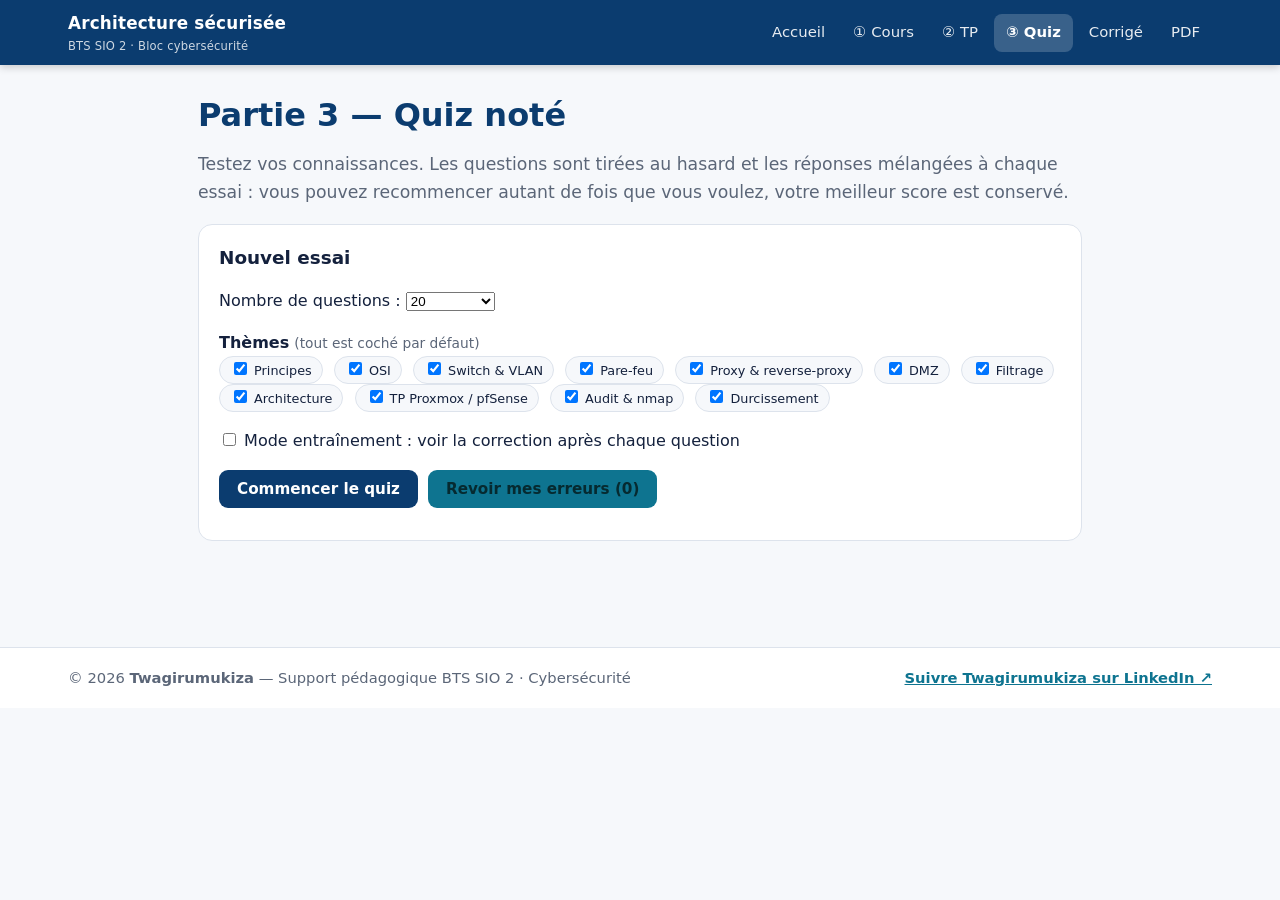
<file: site/quiz.html>
<!doctype html>
<html lang="fr"><head><meta charset="utf-8"><meta name="viewport" content="width=device-width,initial-scale=1">
<title>Quiz — Architecture sécurisée · BTS SIO 2</title>
<meta name="description" content="Cours, travaux pratiques (Proxmox, pfSense, Kali) et quiz noté sur l'architecture sécurisée : DMZ, VLAN, pare-feu. BTS SIO 2 — par Twagirumukiza.">
<link rel="stylesheet" href="assets/style.css"></head><body>
<header class="topbar"><div class="in"><a class="brand" href="index.html">Architecture sécurisée<small>BTS SIO 2 · Bloc cybersécurité</small></a><button type="button" class="burger" id="burger" aria-label="Ouvrir le menu" aria-expanded="false" aria-controls="mainnav"><span></span><span></span><span></span></button><nav class="main" id="mainnav" aria-label="Navigation principale"><a href="index.html">Accueil</a><a href="cours.html">① Cours</a><a href="tp.html">② TP</a><a href="quiz.html" class=on aria-current=page>③ Quiz</a><a href="correction.html">Corrigé</a><a href="telechargements.html">PDF</a></nav></div></header>
<div class="wrap single"><main>
<h1>Partie 3 — Quiz noté</h1>
<p class="lead">Testez vos connaissances. Les questions sont tirées au hasard et les réponses mélangées à chaque essai : vous pouvez recommencer autant de fois que vous voulez, votre meilleur score est conservé.</p>
<div id="quiz-app"><noscript>Le quiz nécessite JavaScript.</noscript></div>

</main></div>

<footer class="site"><div class="in"><span>© 2026 <b>Twagirumukiza</b> — Support pédagogique BTS SIO 2 · Cybersécurité</span><span><a data-linkedin href="#" target="_blank" rel="noopener">Suivre Twagirumukiza sur LinkedIn ↗</a></span></div></footer>
<script src="assets/config.js"></script><script src="assets/ids.js"></script><script src="assets/app.js"></script><script src="assets/quiz-data.js"></script><script src="assets/quiz.js"></script>
</body></html>
</file>
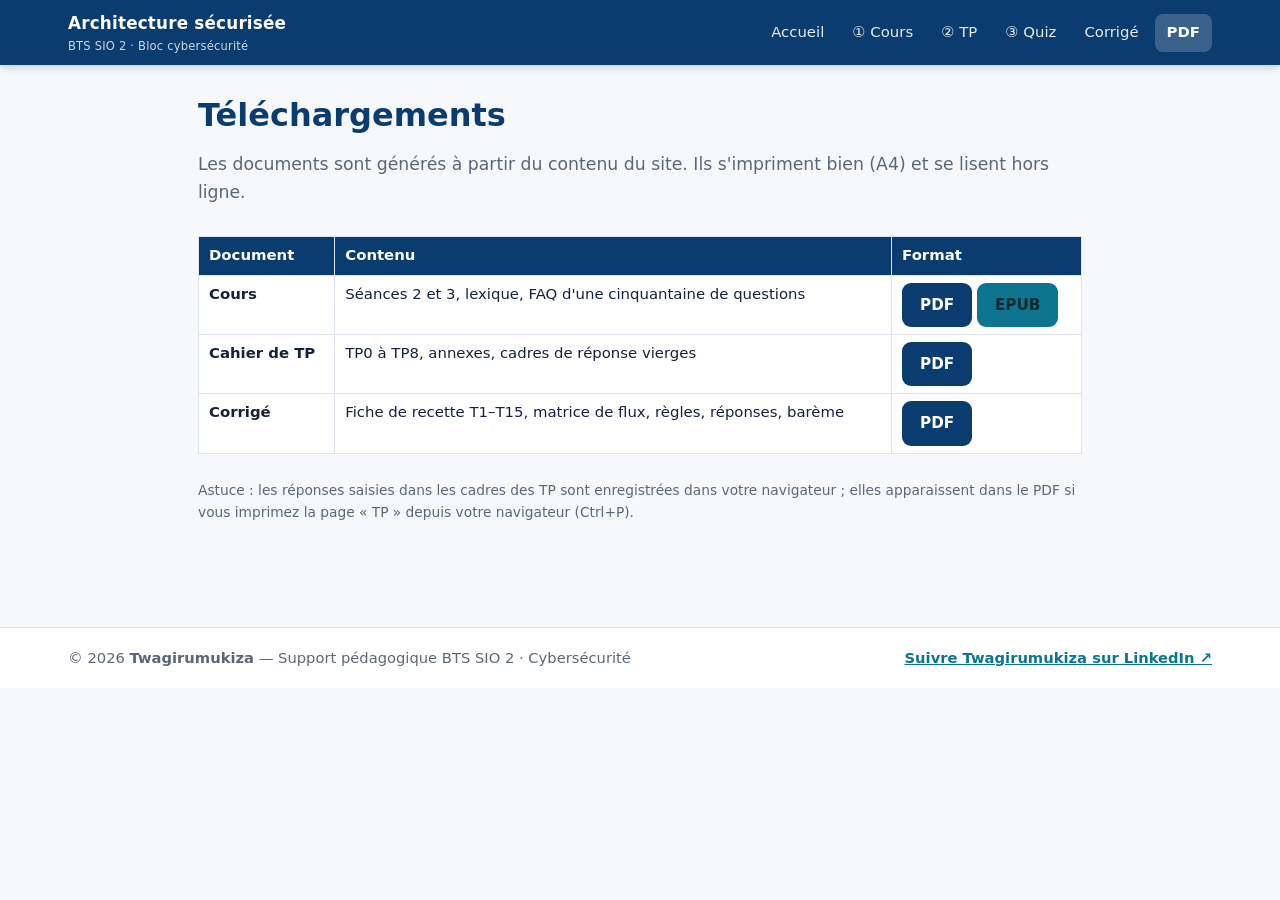
<file: site/telechargements.html>
<!doctype html>
<html lang="fr"><head><meta charset="utf-8"><meta name="viewport" content="width=device-width,initial-scale=1">
<title>Téléchargements — Architecture sécurisée · BTS SIO 2</title>
<meta name="description" content="Cours, travaux pratiques (Proxmox, pfSense, Kali) et quiz noté sur l'architecture sécurisée : DMZ, VLAN, pare-feu. BTS SIO 2 — par Twagirumukiza.">
<link rel="stylesheet" href="assets/style.css"></head><body>
<header class="topbar"><div class="in"><a class="brand" href="index.html">Architecture sécurisée<small>BTS SIO 2 · Bloc cybersécurité</small></a><button type="button" class="burger" id="burger" aria-label="Ouvrir le menu" aria-expanded="false" aria-controls="mainnav"><span></span><span></span><span></span></button><nav class="main" id="mainnav" aria-label="Navigation principale"><a href="index.html">Accueil</a><a href="cours.html">① Cours</a><a href="tp.html">② TP</a><a href="quiz.html">③ Quiz</a><a href="correction.html">Corrigé</a><a href="telechargements.html" class=on aria-current=page>PDF</a></nav></div></header>
<div class="wrap single"><main>
<h1>Téléchargements</h1>
<p class="lead">Les documents sont générés à partir du contenu du site. Ils s'impriment bien (A4) et se lisent hors ligne.</p>
<div class="tw"><table>
<tr><th>Document</th><th>Contenu</th><th>Format</th></tr>
<tr><td><b>Cours</b></td><td>Séances 2 et 3, lexique, FAQ d'une cinquantaine de questions</td><td><a class="btn" href="pdf/Cours_Architecture_securisee.pdf" download>PDF</a> <a class="btn alt" href="pdf/Cours_Architecture_securisee.epub" download>EPUB</a></td></tr>
<tr><td><b>Cahier de TP</b></td><td>TP0 à TP8, annexes, cadres de réponse vierges</td><td><a class="btn" href="pdf/Cahier_TP_Architecture_securisee.pdf" download>PDF</a></td></tr>
<tr><td><b>Corrigé</b></td><td>Fiche de recette T1–T15, matrice de flux, règles, réponses, barème</td><td><a class="btn" href="pdf/Corrige_Architecture_securisee.pdf" download>PDF</a></td></tr>
</table></div>
<p class="small">Astuce : les réponses saisies dans les cadres des TP sont enregistrées dans votre navigateur ; elles apparaissent dans le PDF si vous imprimez la page « TP » depuis votre navigateur (Ctrl+P).</p>

</main></div>

<footer class="site"><div class="in"><span>© 2026 <b>Twagirumukiza</b> — Support pédagogique BTS SIO 2 · Cybersécurité</span><span><a data-linkedin href="#" target="_blank" rel="noopener">Suivre Twagirumukiza sur LinkedIn ↗</a></span></div></footer>
<script src="assets/config.js"></script><script src="assets/ids.js"></script><script src="assets/app.js"></script>
</body></html>
</file>
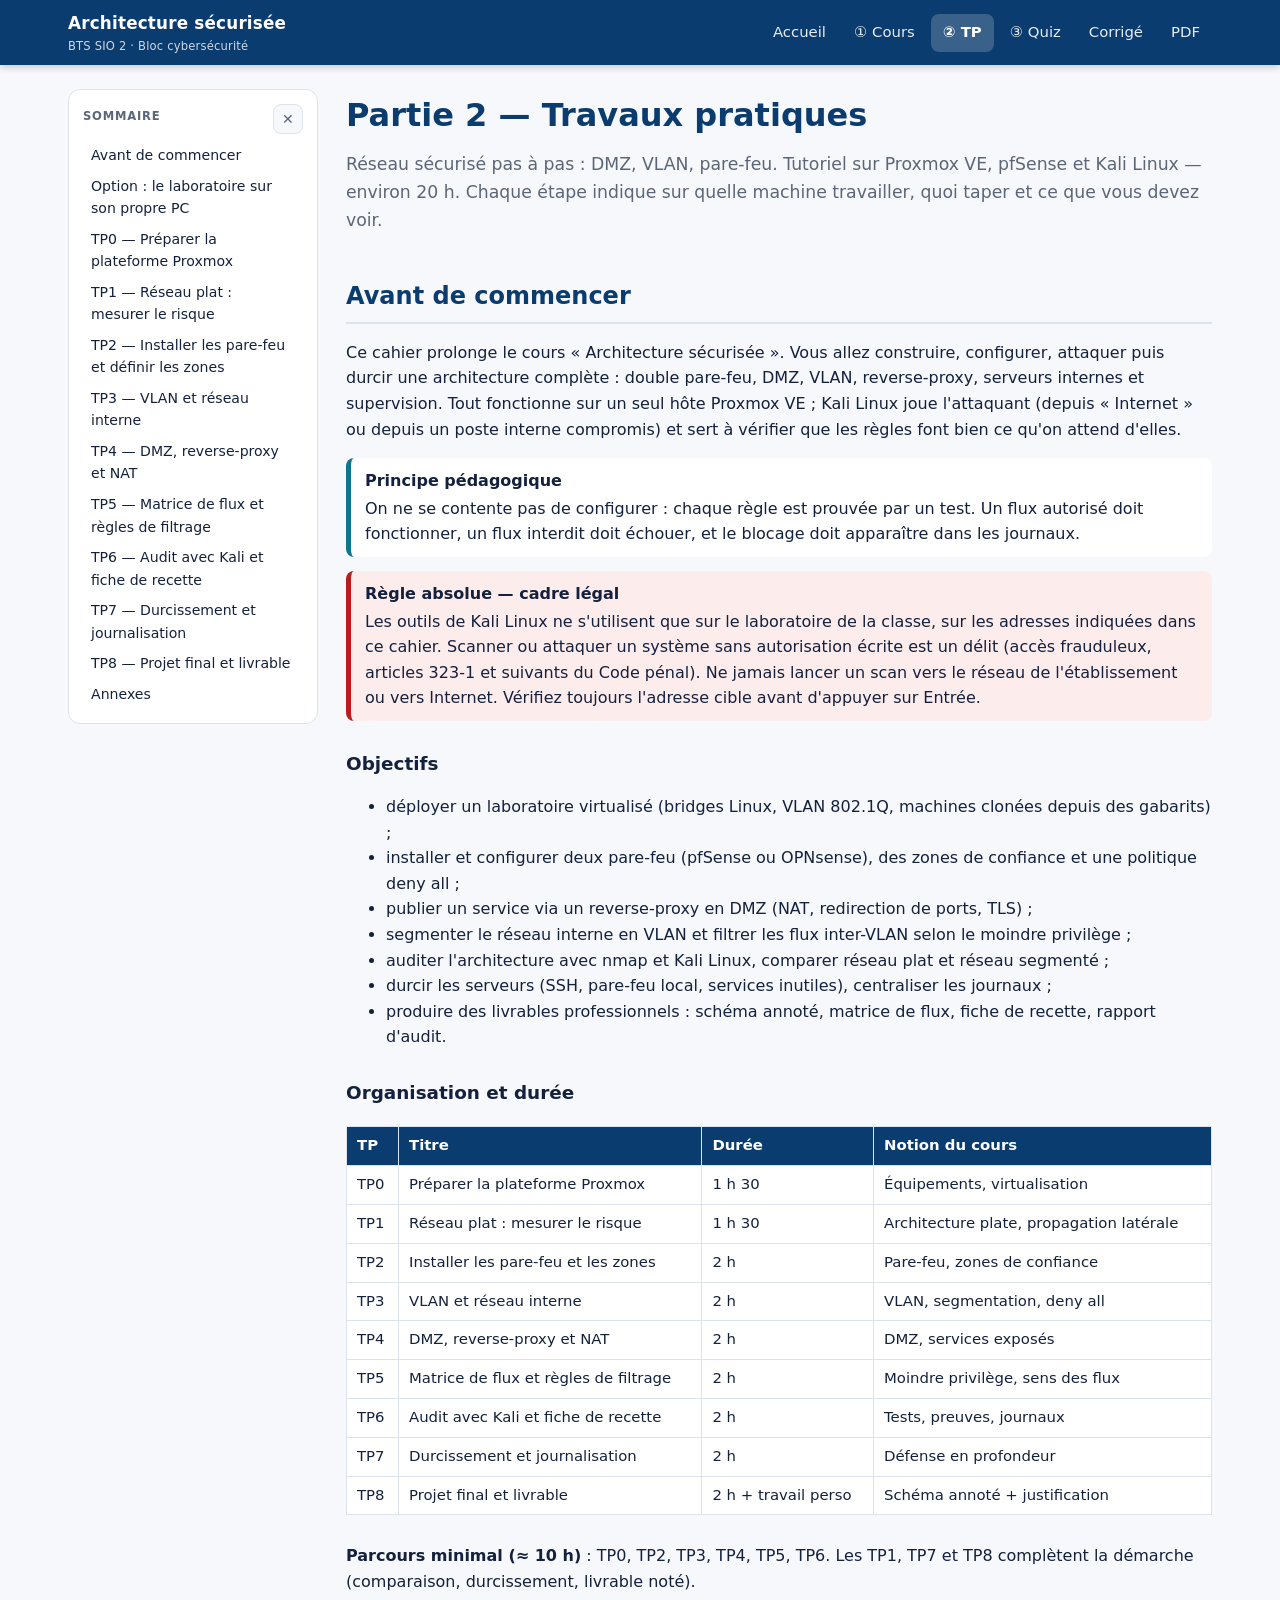
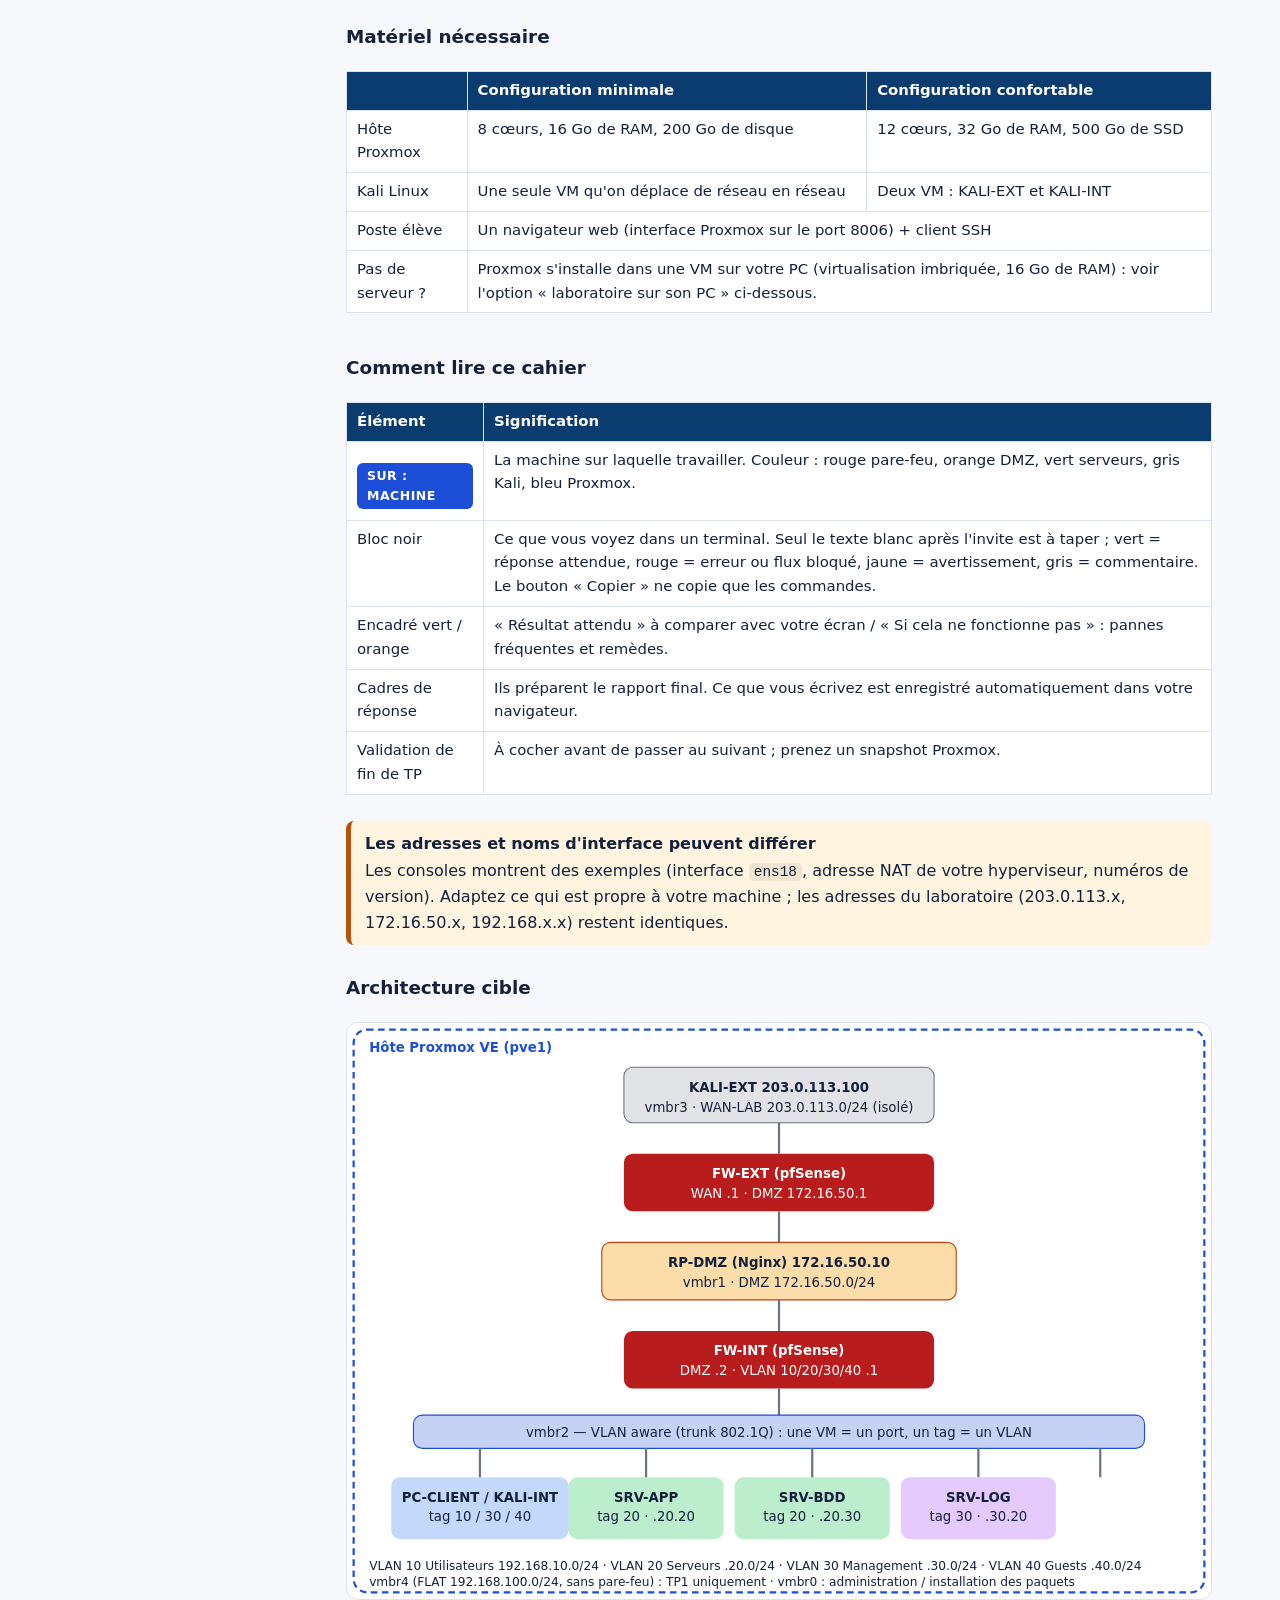
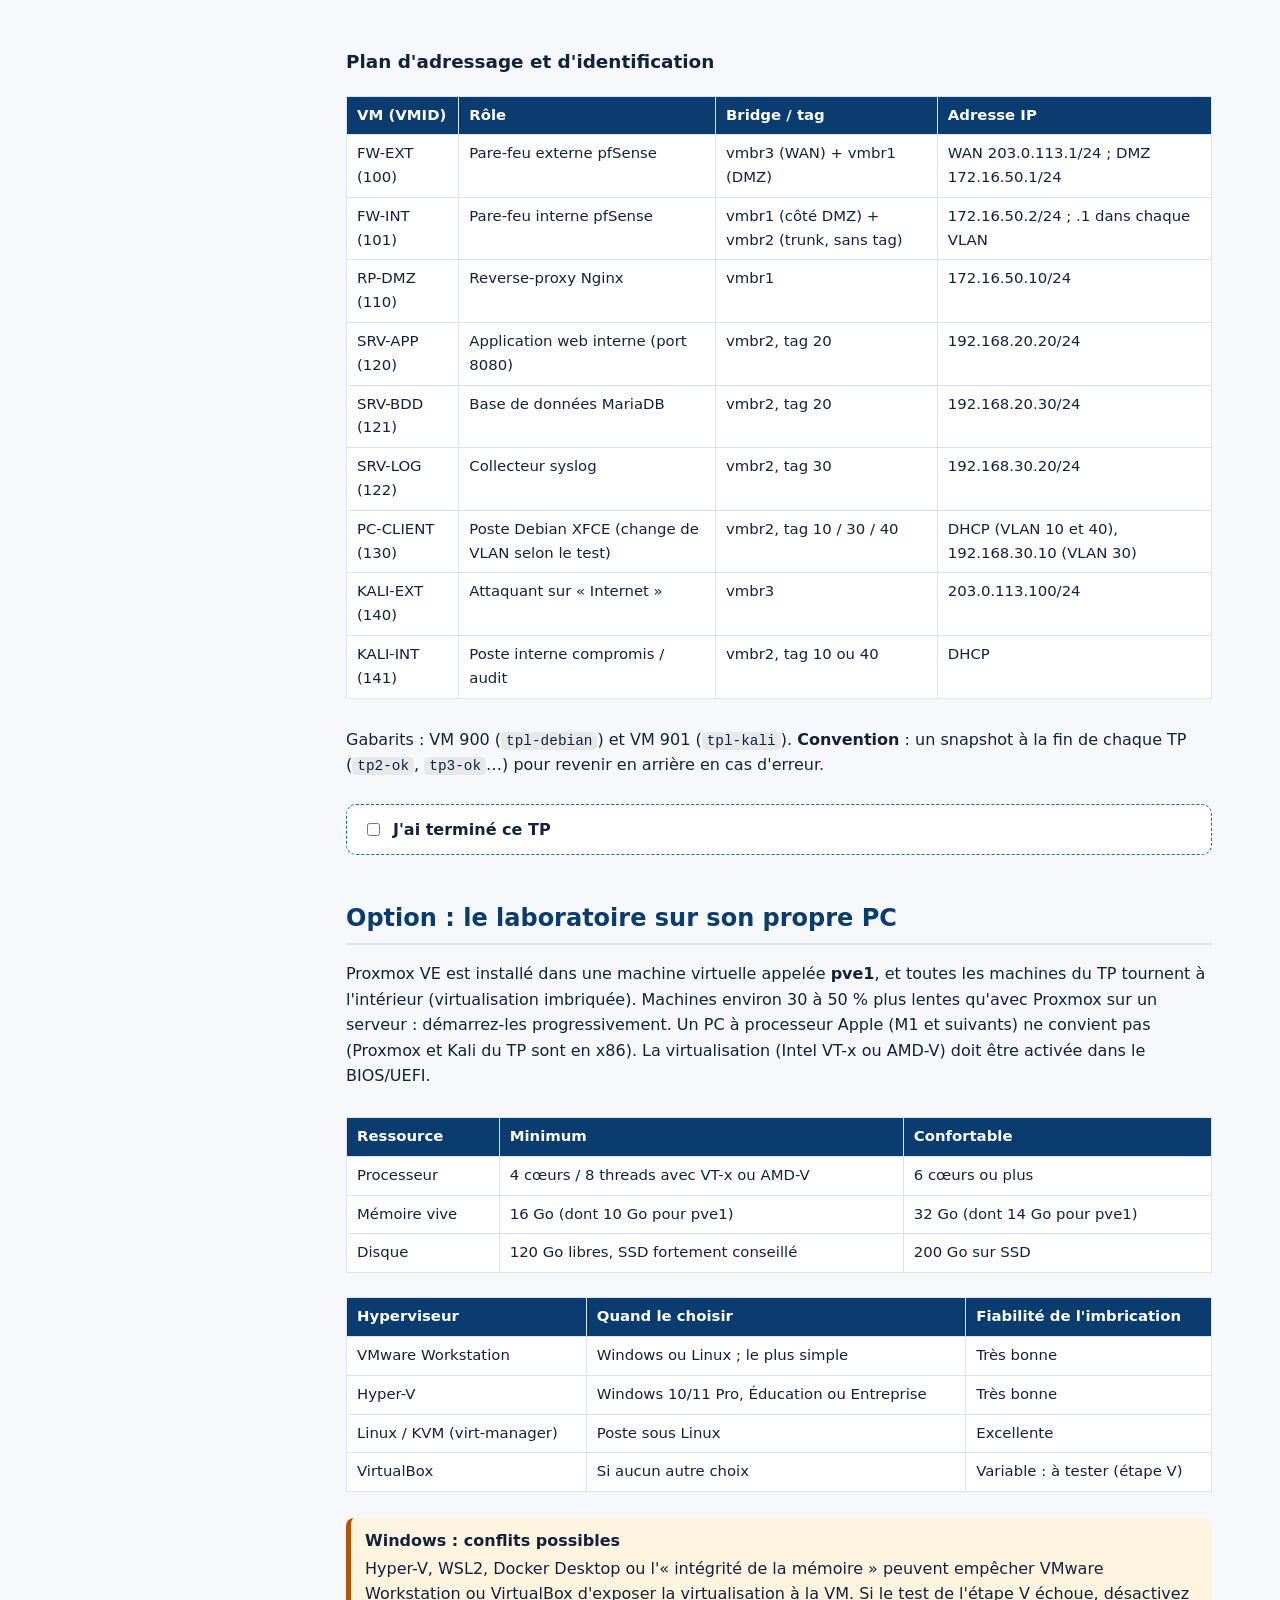
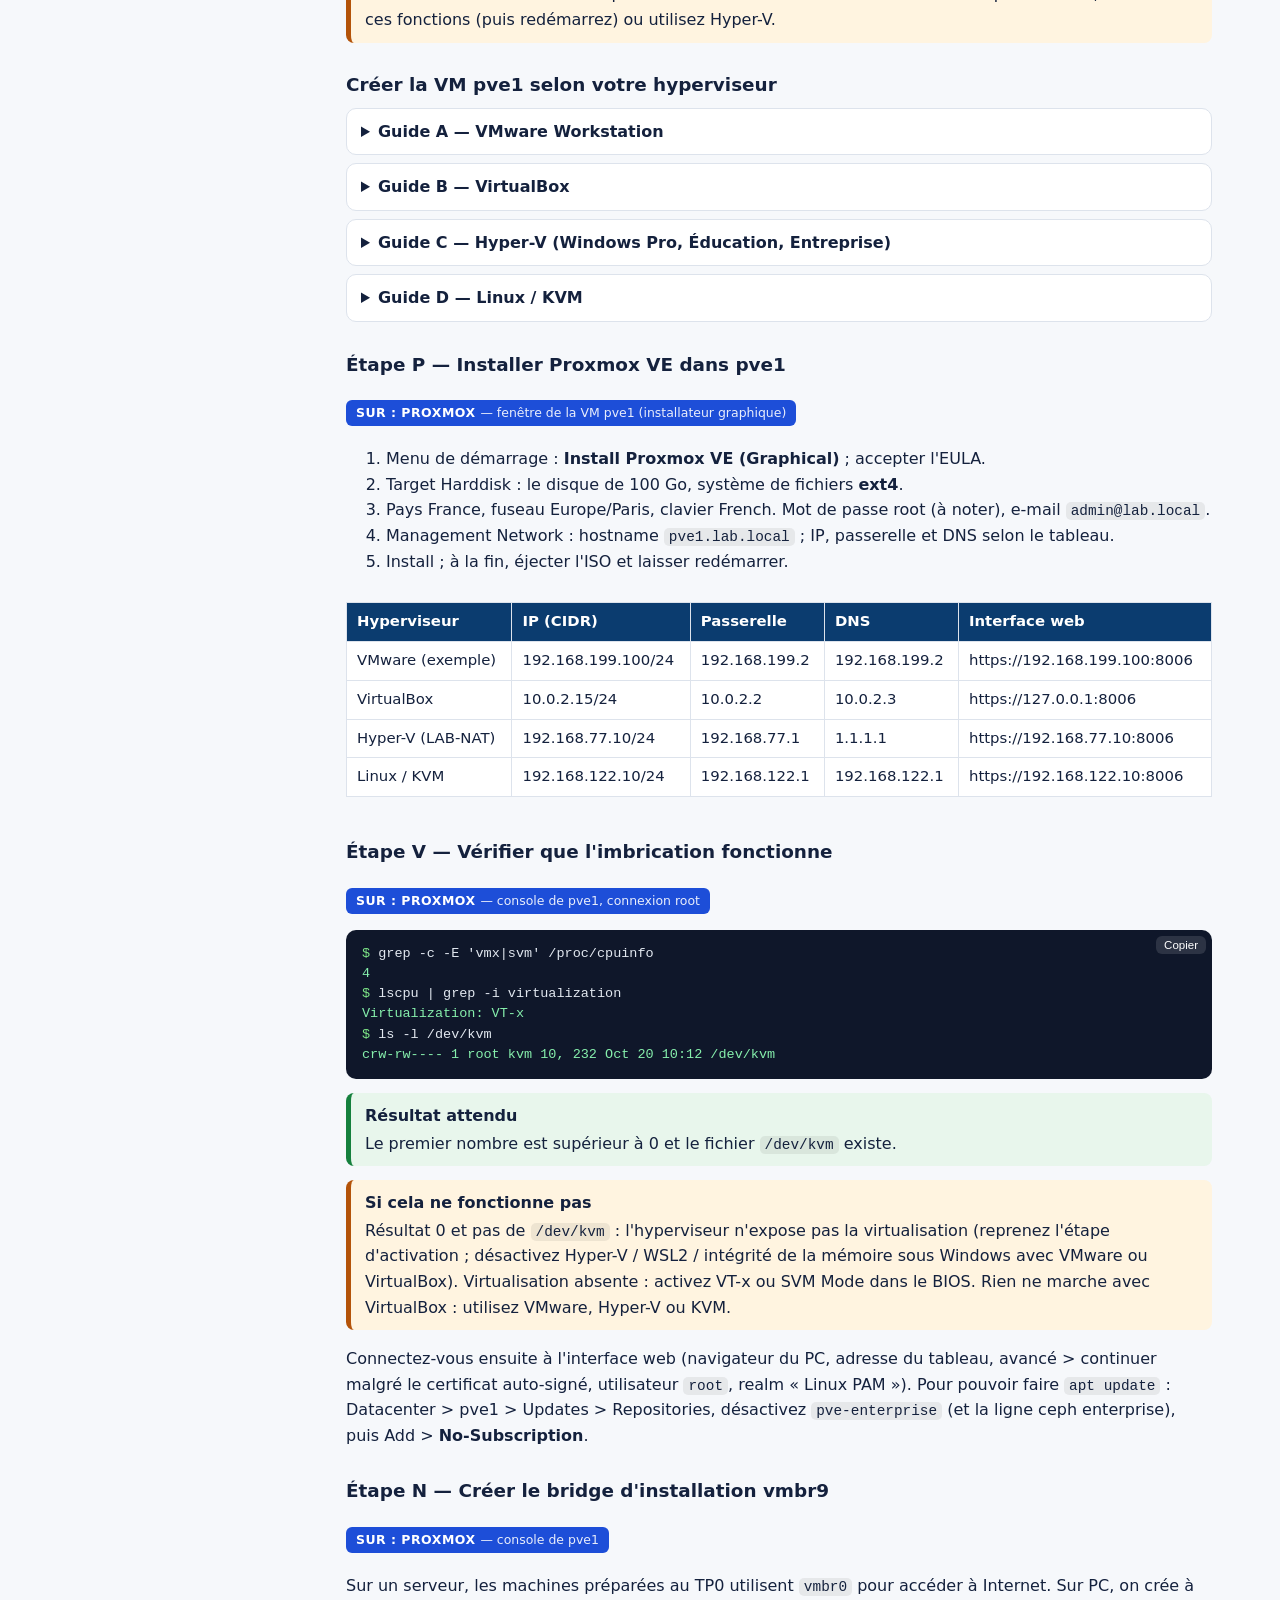
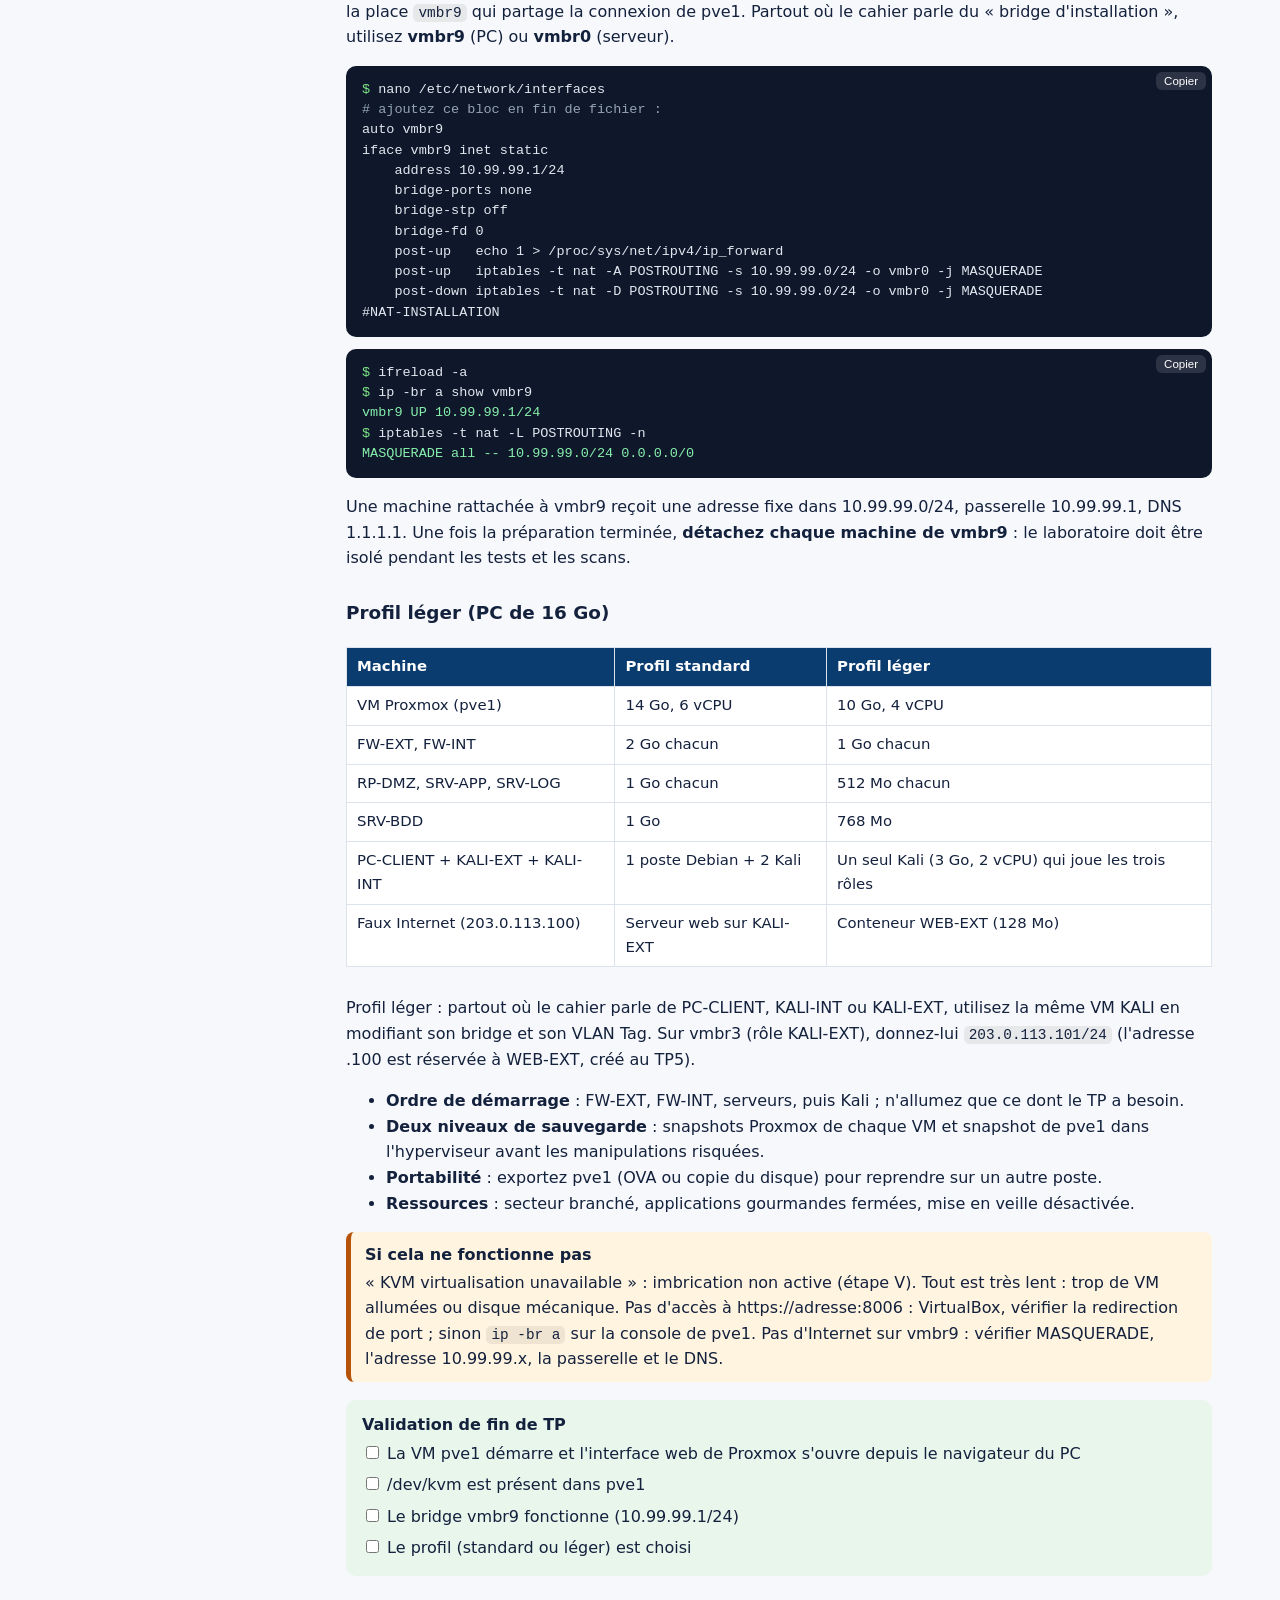
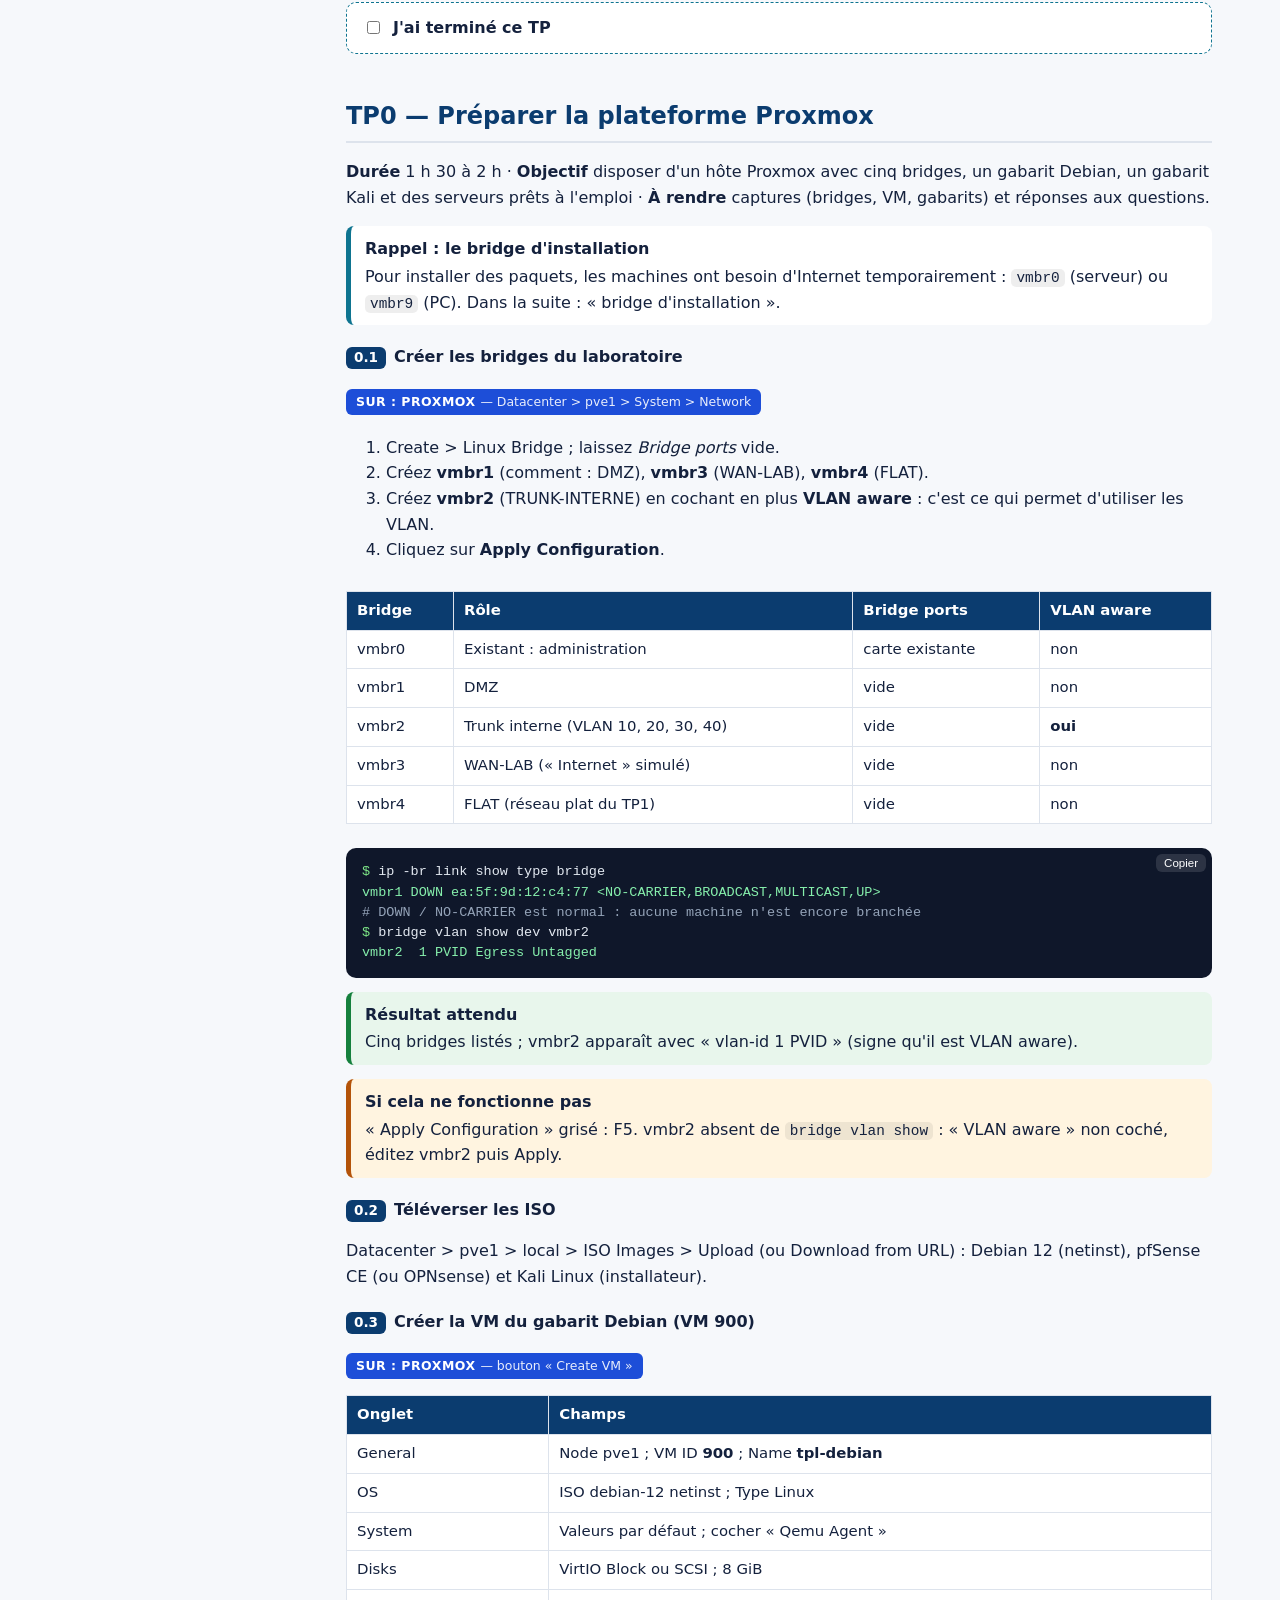
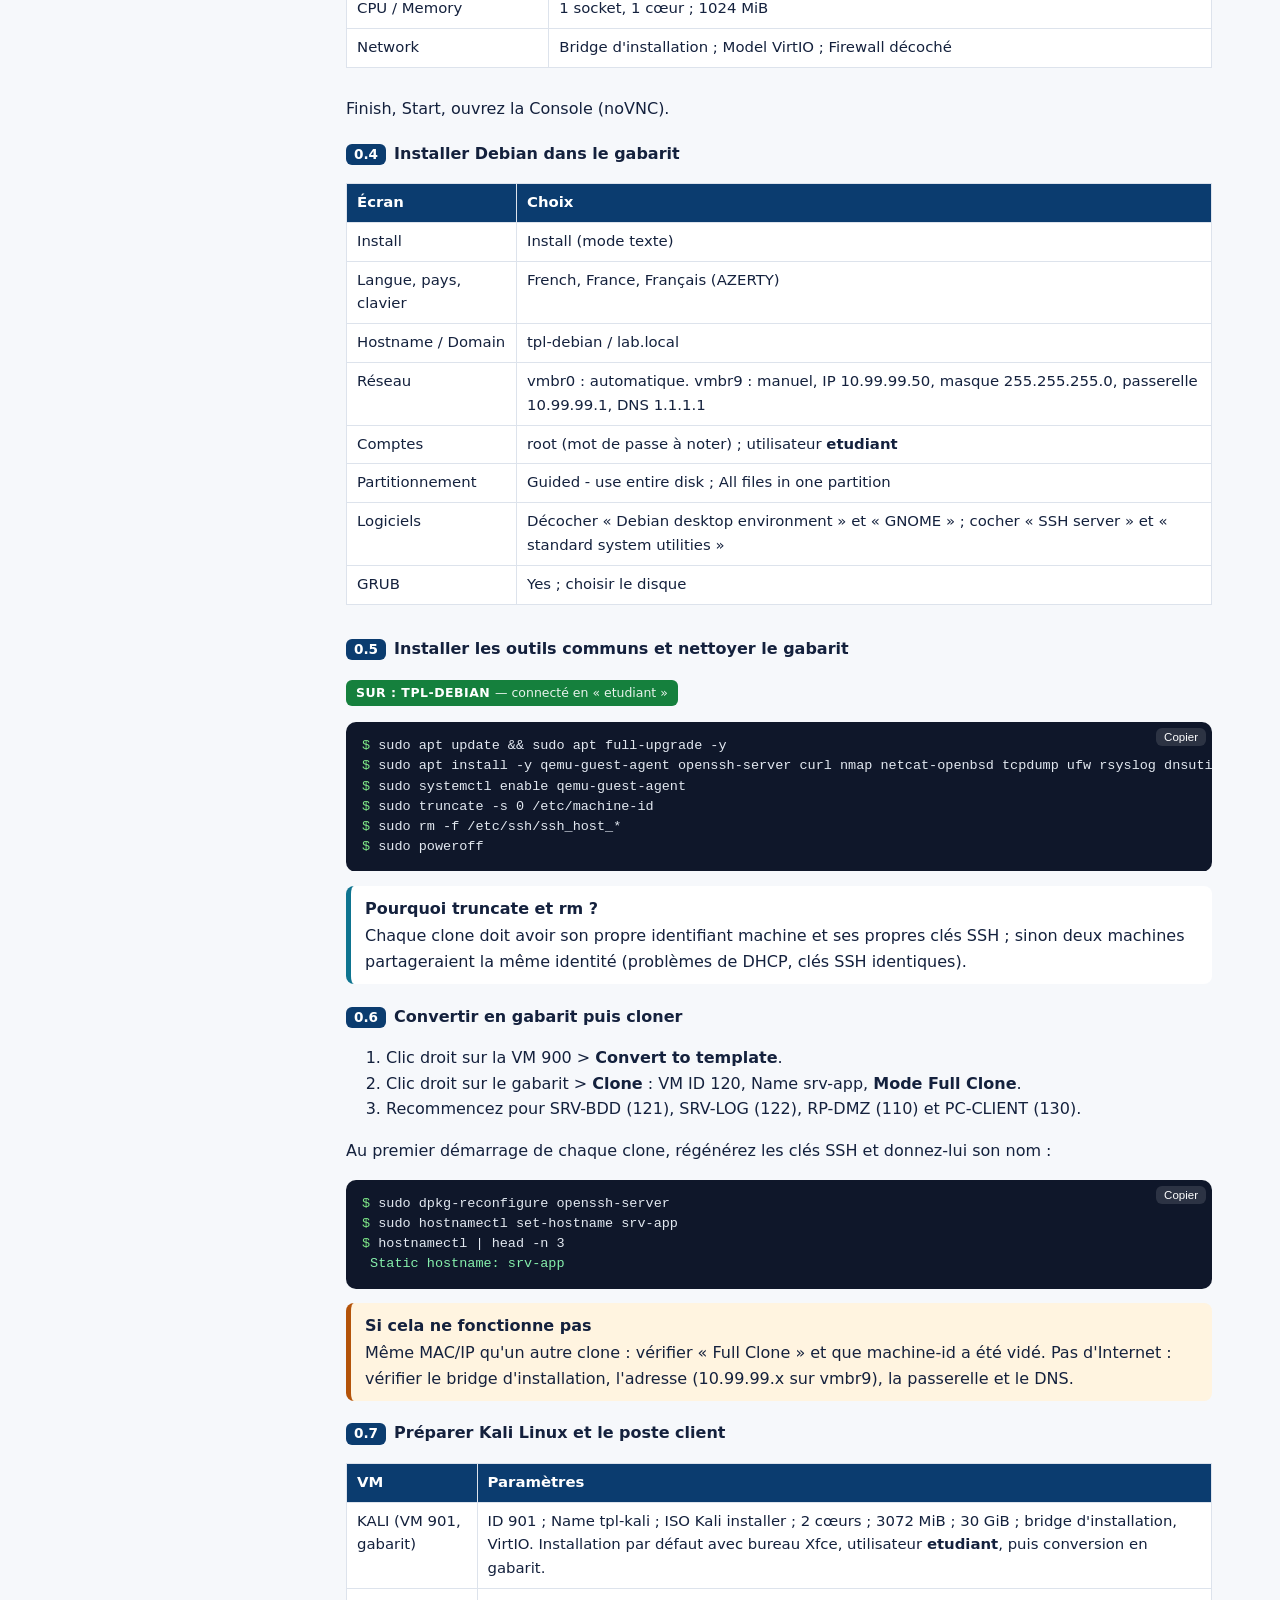
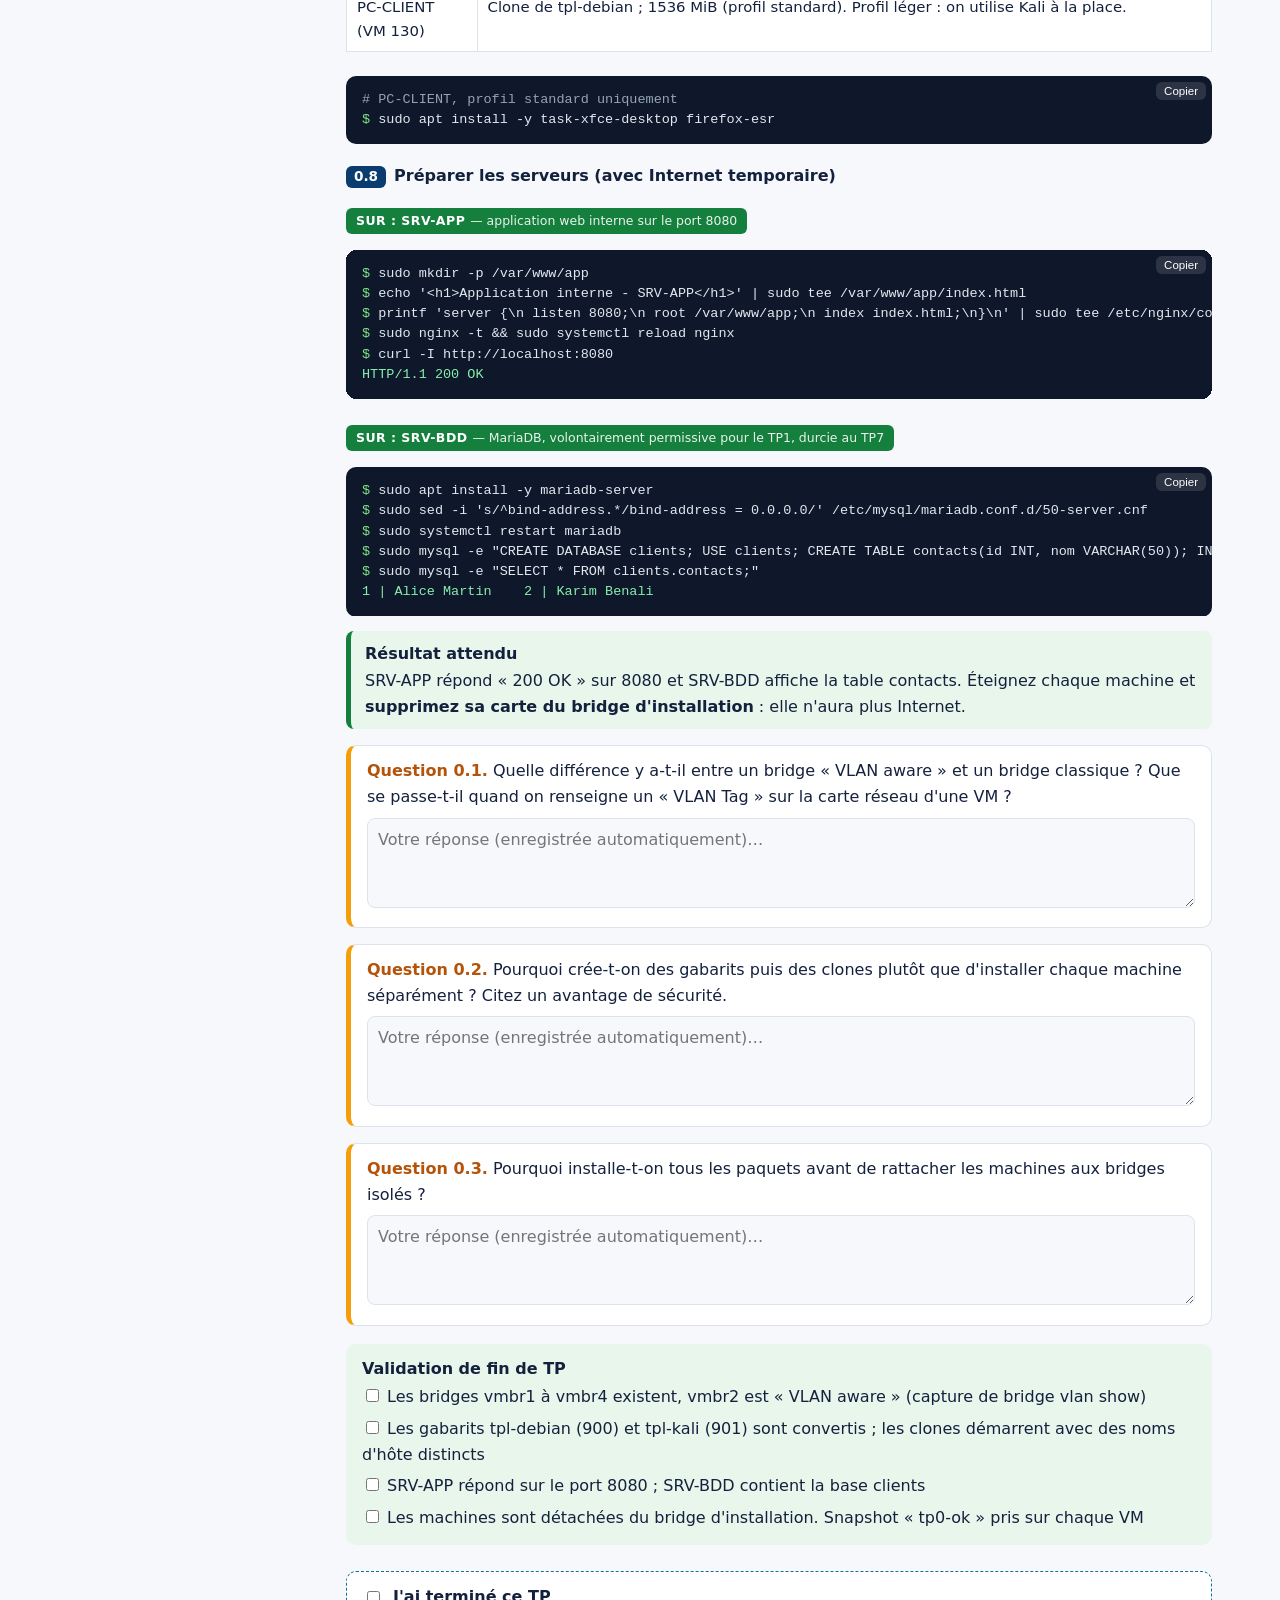
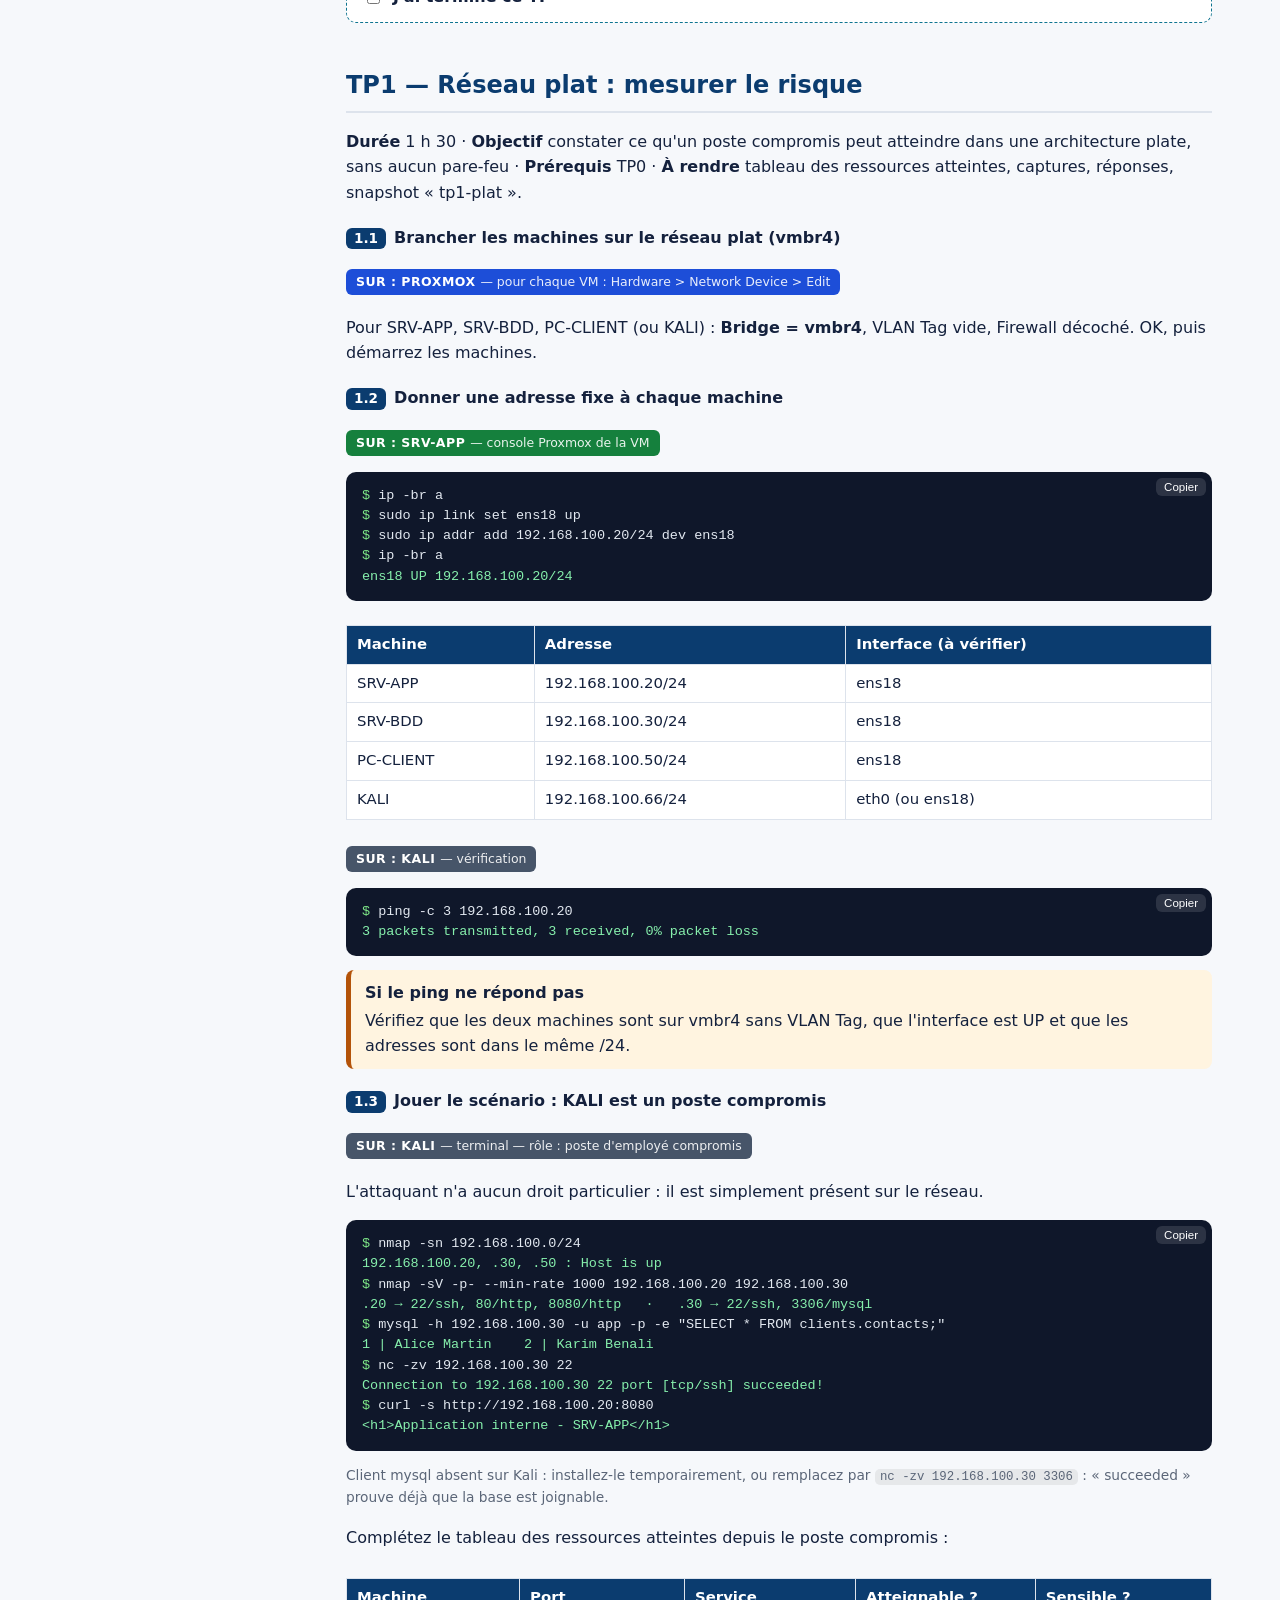
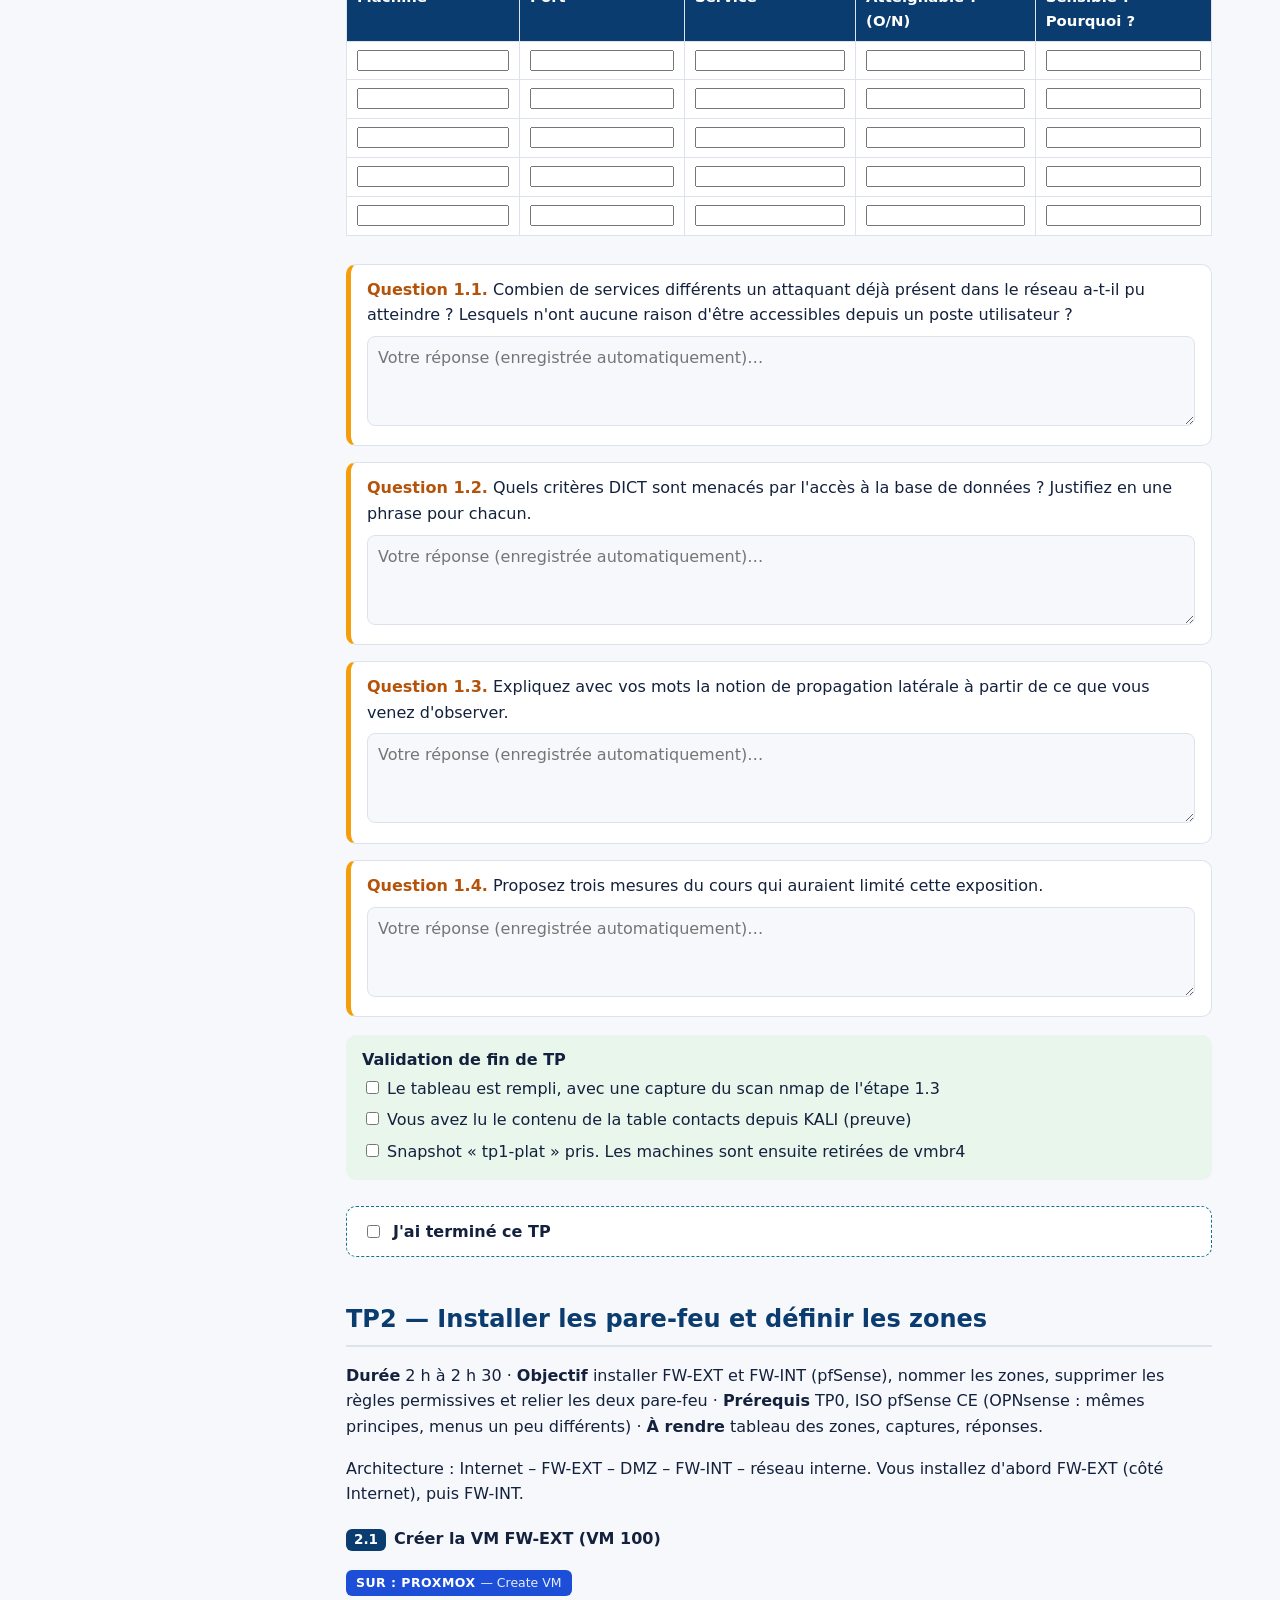
<file: site/tp.html>
<!doctype html>
<html lang="fr"><head><meta charset="utf-8"><meta name="viewport" content="width=device-width,initial-scale=1">
<title>Travaux pratiques — Architecture sécurisée · BTS SIO 2</title>
<meta name="description" content="Cours, travaux pratiques (Proxmox, pfSense, Kali) et quiz noté sur l'architecture sécurisée : DMZ, VLAN, pare-feu. BTS SIO 2 — par Twagirumukiza.">
<link rel="stylesheet" href="assets/style.css"></head><body>
<header class="topbar"><div class="in"><a class="brand" href="index.html">Architecture sécurisée<small>BTS SIO 2 · Bloc cybersécurité</small></a><button type="button" class="burger" id="burger" aria-label="Ouvrir le menu" aria-expanded="false" aria-controls="mainnav"><span></span><span></span><span></span></button><nav class="main" id="mainnav" aria-label="Navigation principale"><a href="index.html">Accueil</a><a href="cours.html">① Cours</a><a href="tp.html" class=on aria-current=page>② TP</a><a href="quiz.html">③ Quiz</a><a href="correction.html">Corrigé</a><a href="telechargements.html">PDF</a></nav></div></header>
<div class="wrap"><aside class="toc" id="toc" aria-label="Sommaire"><div class="toc-head"><b>Sommaire</b><button type="button" class="toc-close" id="toc-close" aria-label="Masquer le sommaire" title="Masquer le sommaire">✕</button></div><div class="links"></div></aside><main>
<h1>Partie 2 — Travaux pratiques</h1>
<p class="lead">Réseau sécurisé pas à pas : DMZ, VLAN, pare-feu. Tutoriel sur Proxmox VE, pfSense et Kali Linux — environ 20 h. Chaque étape indique sur quelle machine travailler, quoi taper et ce que vous devez voir.</p>

<h2 id="tp-intro">Avant de commencer</h2>
<p>Ce cahier prolonge le cours « Architecture sécurisée ». Vous allez construire, configurer, attaquer puis durcir une architecture complète : double pare-feu, DMZ, VLAN, reverse-proxy, serveurs internes et supervision. Tout fonctionne sur un seul hôte Proxmox VE ; Kali Linux joue l'attaquant (depuis « Internet » ou depuis un poste interne compromis) et sert à vérifier que les règles font bien ce qu'on attend d'elles.</p>
<div class="box key"><b>Principe pédagogique</b>On ne se contente pas de configurer : chaque règle est prouvée par un test. Un flux autorisé doit fonctionner, un flux interdit doit échouer, et le blocage doit apparaître dans les journaux.</div>
<div class="box rule"><b>Règle absolue — cadre légal</b>Les outils de Kali Linux ne s'utilisent que sur le laboratoire de la classe, sur les adresses indiquées dans ce cahier. Scanner ou attaquer un système sans autorisation écrite est un délit (accès frauduleux, articles 323-1 et suivants du Code pénal). Ne jamais lancer un scan vers le réseau de l'établissement ou vers Internet. Vérifiez toujours l'adresse cible avant d'appuyer sur Entrée.</div>

<h3>Objectifs</h3>
<ul>
<li>déployer un laboratoire virtualisé (bridges Linux, VLAN 802.1Q, machines clonées depuis des gabarits) ;</li>
<li>installer et configurer deux pare-feu (pfSense ou OPNsense), des zones de confiance et une politique deny all ;</li>
<li>publier un service via un reverse-proxy en DMZ (NAT, redirection de ports, TLS) ;</li>
<li>segmenter le réseau interne en VLAN et filtrer les flux inter-VLAN selon le moindre privilège ;</li>
<li>auditer l'architecture avec nmap et Kali Linux, comparer réseau plat et réseau segmenté ;</li>
<li>durcir les serveurs (SSH, pare-feu local, services inutiles), centraliser les journaux ;</li>
<li>produire des livrables professionnels : schéma annoté, matrice de flux, fiche de recette, rapport d'audit.</li>
</ul>

<h3>Organisation et durée</h3>
<div class="tw"><table>
<tr><th>TP</th><th>Titre</th><th>Durée</th><th>Notion du cours</th></tr>
<tr><td>TP0</td><td>Préparer la plateforme Proxmox</td><td>1 h 30</td><td>Équipements, virtualisation</td></tr>
<tr><td>TP1</td><td>Réseau plat : mesurer le risque</td><td>1 h 30</td><td>Architecture plate, propagation latérale</td></tr>
<tr><td>TP2</td><td>Installer les pare-feu et les zones</td><td>2 h</td><td>Pare-feu, zones de confiance</td></tr>
<tr><td>TP3</td><td>VLAN et réseau interne</td><td>2 h</td><td>VLAN, segmentation, deny all</td></tr>
<tr><td>TP4</td><td>DMZ, reverse-proxy et NAT</td><td>2 h</td><td>DMZ, services exposés</td></tr>
<tr><td>TP5</td><td>Matrice de flux et règles de filtrage</td><td>2 h</td><td>Moindre privilège, sens des flux</td></tr>
<tr><td>TP6</td><td>Audit avec Kali et fiche de recette</td><td>2 h</td><td>Tests, preuves, journaux</td></tr>
<tr><td>TP7</td><td>Durcissement et journalisation</td><td>2 h</td><td>Défense en profondeur</td></tr>
<tr><td>TP8</td><td>Projet final et livrable</td><td>2 h + travail perso</td><td>Schéma annoté + justification</td></tr>
</table></div>
<p><b>Parcours minimal (≈ 10 h)</b> : TP0, TP2, TP3, TP4, TP5, TP6. Les TP1, TP7 et TP8 complètent la démarche (comparaison, durcissement, livrable noté).</p>

<h3>Matériel nécessaire</h3>
<div class="tw"><table>
<tr><th></th><th>Configuration minimale</th><th>Configuration confortable</th></tr>
<tr><td>Hôte Proxmox</td><td>8 cœurs, 16 Go de RAM, 200 Go de disque</td><td>12 cœurs, 32 Go de RAM, 500 Go de SSD</td></tr>
<tr><td>Kali Linux</td><td>Une seule VM qu'on déplace de réseau en réseau</td><td>Deux VM : KALI-EXT et KALI-INT</td></tr>
<tr><td>Poste élève</td><td colspan="2">Un navigateur web (interface Proxmox sur le port 8006) + client SSH</td></tr>
<tr><td>Pas de serveur ?</td><td colspan="2">Proxmox s'installe dans une VM sur votre PC (virtualisation imbriquée, 16 Go de RAM) : voir l'option « laboratoire sur son PC » ci-dessous.</td></tr>
</table></div>

<h3>Comment lire ce cahier</h3>
<div class="tw"><table>
<tr><th>Élément</th><th>Signification</th></tr>
<tr><td><span class="on-bar on-pve">Sur : machine</span></td><td>La machine sur laquelle travailler. Couleur : rouge pare-feu, orange DMZ, vert serveurs, gris Kali, bleu Proxmox.</td></tr>
<tr><td>Bloc noir</td><td>Ce que vous voyez dans un terminal. Seul le texte blanc après l'invite est à taper ; vert = réponse attendue, rouge = erreur ou flux bloqué, jaune = avertissement, gris = commentaire. Le bouton « Copier » ne copie que les commandes.</td></tr>
<tr><td>Encadré vert / orange</td><td>« Résultat attendu » à comparer avec votre écran / « Si cela ne fonctionne pas » : pannes fréquentes et remèdes.</td></tr>
<tr><td>Cadres de réponse</td><td>Ils préparent le rapport final. Ce que vous écrivez est enregistré automatiquement dans votre navigateur.</td></tr>
<tr><td>Validation de fin de TP</td><td>À cocher avant de passer au suivant ; prenez un snapshot Proxmox.</td></tr>
</table></div>
<div class="box ko"><b>Les adresses et noms d'interface peuvent différer</b>Les consoles montrent des exemples (interface <code>ens18</code>, adresse NAT de votre hyperviseur, numéros de version). Adaptez ce qui est propre à votre machine ; les adresses du laboratoire (203.0.113.x, 172.16.50.x, 192.168.x.x) restent identiques.</div>

<h3>Architecture cible</h3>
<svg class="diag" viewBox="0 0 780 520" role="img" aria-label="Architecture du laboratoire Proxmox">
<rect x="6" y="6" width="768" height="508" rx="12" fill="none" stroke="#1d4ed8" stroke-width="2" stroke-dasharray="6 4"/><text class="t" x="20" y="26" style="fill:#1d4ed8">Hôte Proxmox VE (pve1)</text>
<rect x="250" y="40" width="280" height="50" rx="8" fill="#9ca3af" fill-opacity=".3" stroke="#6b7280"/><text class="t" x="390" y="62" text-anchor="middle">KALI-EXT 203.0.113.100</text><text x="390" y="80" text-anchor="middle">vmbr3 · WAN-LAB 203.0.113.0/24 (isolé)</text>
<path d="M390 90v28" stroke="#6b7280" stroke-width="2"/>
<rect x="250" y="118" width="280" height="52" rx="8" fill="#b91c1c"/><text class="t" x="390" y="140" text-anchor="middle" style="fill:#fff">FW-EXT (pfSense)</text><text x="390" y="158" text-anchor="middle" style="fill:#fff">WAN .1 · DMZ 172.16.50.1</text>
<path d="M390 170v28" stroke="#6b7280" stroke-width="2"/>
<rect x="230" y="198" width="320" height="52" rx="8" fill="#f59e0b" fill-opacity=".35" stroke="#c2410c"/><text class="t" x="390" y="220" text-anchor="middle">RP-DMZ (Nginx) 172.16.50.10</text><text x="390" y="238" text-anchor="middle">vmbr1 · DMZ 172.16.50.0/24</text>
<path d="M390 250v28" stroke="#6b7280" stroke-width="2"/>
<rect x="250" y="278" width="280" height="52" rx="8" fill="#b91c1c"/><text class="t" x="390" y="300" text-anchor="middle" style="fill:#fff">FW-INT (pfSense)</text><text x="390" y="318" text-anchor="middle" style="fill:#fff">DMZ .2 · VLAN 10/20/30/40 .1</text>
<path d="M390 330v24" stroke="#6b7280" stroke-width="2"/>
<rect x="60" y="354" width="660" height="30" rx="8" fill="#1d4ed8" fill-opacity=".25" stroke="#1d4ed8"/><text x="390" y="374" text-anchor="middle">vmbr2 — VLAN aware (trunk 802.1Q) : une VM = un port, un tag = un VLAN</text>
<path d="M120 384v26M270 384v26M420 384v26M570 384v26M680 384v26" stroke="#6b7280" stroke-width="2"/>
<rect x="40" y="410" width="160" height="56" rx="8" fill="#3b82f6" fill-opacity=".3"/><text class="t" x="120" y="432" text-anchor="middle">PC-CLIENT / KALI-INT</text><text x="120" y="450" text-anchor="middle">tag 10 / 30 / 40</text>
<rect x="200" y="410" width="140" height="56" rx="8" fill="#22c55e" fill-opacity=".3"/><text class="t" x="270" y="432" text-anchor="middle">SRV-APP</text><text x="270" y="450" text-anchor="middle">tag 20 · .20.20</text>
<rect x="350" y="410" width="140" height="56" rx="8" fill="#22c55e" fill-opacity=".3"/><text class="t" x="420" y="432" text-anchor="middle">SRV-BDD</text><text x="420" y="450" text-anchor="middle">tag 20 · .20.30</text>
<rect x="500" y="410" width="140" height="56" rx="8" fill="#a855f7" fill-opacity=".3"/><text class="t" x="570" y="432" text-anchor="middle">SRV-LOG</text><text x="570" y="450" text-anchor="middle">tag 30 · .30.20</text>
<text x="20" y="494" style="font-size:11px">VLAN 10 Utilisateurs 192.168.10.0/24 · VLAN 20 Serveurs .20.0/24 · VLAN 30 Management .30.0/24 · VLAN 40 Guests .40.0/24</text>
<text x="20" y="508" style="font-size:11px">vmbr4 (FLAT 192.168.100.0/24, sans pare-feu) : TP1 uniquement · vmbr0 : administration / installation des paquets</text>
</svg>

<h3>Plan d'adressage et d'identification</h3>
<div class="tw"><table>
<tr><th>VM (VMID)</th><th>Rôle</th><th>Bridge / tag</th><th>Adresse IP</th></tr>
<tr><td>FW-EXT (100)</td><td>Pare-feu externe pfSense</td><td>vmbr3 (WAN) + vmbr1 (DMZ)</td><td>WAN 203.0.113.1/24 ; DMZ 172.16.50.1/24</td></tr>
<tr><td>FW-INT (101)</td><td>Pare-feu interne pfSense</td><td>vmbr1 (côté DMZ) + vmbr2 (trunk, sans tag)</td><td>172.16.50.2/24 ; .1 dans chaque VLAN</td></tr>
<tr><td>RP-DMZ (110)</td><td>Reverse-proxy Nginx</td><td>vmbr1</td><td>172.16.50.10/24</td></tr>
<tr><td>SRV-APP (120)</td><td>Application web interne (port 8080)</td><td>vmbr2, tag 20</td><td>192.168.20.20/24</td></tr>
<tr><td>SRV-BDD (121)</td><td>Base de données MariaDB</td><td>vmbr2, tag 20</td><td>192.168.20.30/24</td></tr>
<tr><td>SRV-LOG (122)</td><td>Collecteur syslog</td><td>vmbr2, tag 30</td><td>192.168.30.20/24</td></tr>
<tr><td>PC-CLIENT (130)</td><td>Poste Debian XFCE (change de VLAN selon le test)</td><td>vmbr2, tag 10 / 30 / 40</td><td>DHCP (VLAN 10 et 40), 192.168.30.10 (VLAN 30)</td></tr>
<tr><td>KALI-EXT (140)</td><td>Attaquant sur « Internet »</td><td>vmbr3</td><td>203.0.113.100/24</td></tr>
<tr><td>KALI-INT (141)</td><td>Poste interne compromis / audit</td><td>vmbr2, tag 10 ou 40</td><td>DHCP</td></tr>
</table></div>
<p>Gabarits : VM 900 (<code>tpl-debian</code>) et VM 901 (<code>tpl-kali</code>). <b>Convention</b> : un snapshot à la fin de chaque TP (<code>tp2-ok</code>, <code>tp3-ok</code>…) pour revenir en arrière en cas d'erreur.</p>
<div class="readdone"><input type="checkbox" id="rd-tp-intro" data-track="tp-intro" data-sec="tp-intro"><label for="rd-tp-intro">J'ai terminé ce TP</label></div>

<h2 id="tp-pc">Option : le laboratoire sur son propre PC</h2>
<p>Proxmox VE est installé dans une machine virtuelle appelée <b>pve1</b>, et toutes les machines du TP tournent à l'intérieur (virtualisation imbriquée). Machines environ 30 à 50 % plus lentes qu'avec Proxmox sur un serveur : démarrez-les progressivement. Un PC à processeur Apple (M1 et suivants) ne convient pas (Proxmox et Kali du TP sont en x86). La virtualisation (Intel VT-x ou AMD-V) doit être activée dans le BIOS/UEFI.</p>
<div class="tw"><table>
<tr><th>Ressource</th><th>Minimum</th><th>Confortable</th></tr>
<tr><td>Processeur</td><td>4 cœurs / 8 threads avec VT-x ou AMD-V</td><td>6 cœurs ou plus</td></tr>
<tr><td>Mémoire vive</td><td>16 Go (dont 10 Go pour pve1)</td><td>32 Go (dont 14 Go pour pve1)</td></tr>
<tr><td>Disque</td><td>120 Go libres, SSD fortement conseillé</td><td>200 Go sur SSD</td></tr>
</table></div>
<div class="tw"><table>
<tr><th>Hyperviseur</th><th>Quand le choisir</th><th>Fiabilité de l'imbrication</th></tr>
<tr><td>VMware Workstation</td><td>Windows ou Linux ; le plus simple</td><td>Très bonne</td></tr>
<tr><td>Hyper-V</td><td>Windows 10/11 Pro, Éducation ou Entreprise</td><td>Très bonne</td></tr>
<tr><td>Linux / KVM (virt-manager)</td><td>Poste sous Linux</td><td>Excellente</td></tr>
<tr><td>VirtualBox</td><td>Si aucun autre choix</td><td>Variable : à tester (étape V)</td></tr>
</table></div>
<div class="box ko"><b>Windows : conflits possibles</b>Hyper-V, WSL2, Docker Desktop ou l'« intégrité de la mémoire » peuvent empêcher VMware Workstation ou VirtualBox d'exposer la virtualisation à la VM. Si le test de l'étape V échoue, désactivez ces fonctions (puis redémarrez) ou utilisez Hyper-V.</div>

<h3>Créer la VM pve1 selon votre hyperviseur</h3>
<details><summary>Guide A — VMware Workstation</summary>
<ol>
<li>File &gt; New Virtual Machine, <b>Custom (advanced)</b> ; « I will install the operating system later » ; Linux, Debian 12.x 64-bit ; nom <code>pve1</code>.</li>
<li>1 processeur, <b>4 cœurs</b> ; mémoire <b>10240 Mo</b> (profil léger) ou 14336 Mo ; réseau <b>NAT</b> ; disque 100 Go, sans « Allocate all disk space now ».</li>
<li>Customize Hardware… &gt; Processors : cocher <b>Virtualize Intel VT-x/EPT or AMD-V/RVI</b> (indispensable). New CD/DVD : l'ISO de Proxmox VE.</li>
<li>Edit &gt; Virtual Network Editor &gt; VMnet8 &gt; NAT Settings : notez le sous-réseau et la passerelle (exemple : 192.168.199.0/24, passerelle 192.168.199.2).</li>
</ol></details>
<details><summary>Guide B — VirtualBox</summary>
<ol>
<li>Nouvelle : nom <code>pve1</code>, ISO Proxmox, Linux / Debian 64-bit ; cochez <b>Skip Unattended Installation</b> ; 10240 Mo, 4 processeurs, disque 100 Go.</li>
<li>Configuration &gt; Système &gt; Processeur : <b>Enable Nested VT-x/AMD-V</b>. Si la case est grisée :</li>
</ol>
<pre>PS C:\Program Files\Oracle\VirtualBox&gt; .\VBoxManage.exe modifyvm "pve1" --nested-hw-virt on
<span class="p">$</span> <span class="w">.\VBoxManage.exe showvminfo "pve1" | Select-String "Nested"</span>
<span class="g">Nested VT-x/AMD-V: enabled</span></pre>
<ol start="3"><li>Réseau : NAT, redirections de ports : <code>pve-web</code> TCP 127.0.0.1:8006 → 10.0.2.15:8006 ; <code>pve-ssh</code> TCP 127.0.0.1:2222 → 10.0.2.15:22.</li></ol></details>
<details><summary>Guide C — Hyper-V (Windows Pro, Éducation, Entreprise)</summary>
<pre><span class="d"># PowerShell en administrateur — activer Hyper-V puis redémarrer</span>
<span class="p">$</span> <span class="w">Enable-WindowsOptionalFeature -Online -FeatureName Microsoft-Hyper-V -All</span>
<span class="d"># Réseau NAT fixe pour le laboratoire</span>
<span class="p">$</span> <span class="w">New-VMSwitch -SwitchName "LAB-NAT" -SwitchType Internal</span>
<span class="p">$</span> <span class="w">New-NetIPAddress -IPAddress 192.168.77.1 -PrefixLength 24 -InterfaceAlias "vEthernet (LAB-NAT)"</span>
<span class="p">$</span> <span class="w">New-NetNat -Name LABNAT -InternalIPInterfaceAddressPrefix 192.168.77.0/24</span>
<span class="d"># Après création de la VM pve1 (Génération 2, 10240 Mo sans mémoire dynamique, disque 100 Go, ISO Proxmox)</span>
<span class="p">$</span> <span class="w">Set-VMProcessor -VMName pve1 -Count 4 -ExposeVirtualizationExtensions $true</span>
<span class="p">$</span> <span class="w">Set-VMNetworkAdapter -VMName pve1 -MacAddressSpoofing On</span>
<span class="p">$</span> <span class="w">Set-VMFirmware -VMName pve1 -EnableSecureBoot Off</span></pre></details>
<details><summary>Guide D — Linux / KVM</summary>
<pre><span class="p">$</span> <span class="w">cat /sys/module/kvm_intel/parameters/nested</span>
<span class="g">Y</span>
<span class="p">$</span> <span class="w">sudo apt install -y qemu-kvm libvirt-daemon-system virtinst virt-manager</span>
<span class="p">$</span> <span class="w">sudo usermod -aG libvirt,kvm $USER</span>
<span class="p">$</span> <span class="w">sudo virt-install --name pve1 --memory 10240 --vcpus 4 --cpu host-passthrough \</span>
&gt;  --disk size=100,format=qcow2,bus=virtio --cdrom ~/iso/proxmox-ve.iso \
&gt;  --os-variant debian12 --network network=default,model=virtio --graphics spice</pre>
<p class="small">Processeur AMD : remplacez <code>kvm_intel</code> par <code>kvm_amd</code> (la valeur peut être 1).</p></details>

<h3>Étape P — Installer Proxmox VE dans pve1</h3>
<div class="on-bar on-pve">Sur : PROXMOX <span>— fenêtre de la VM pve1 (installateur graphique)</span></div>
<ol>
<li>Menu de démarrage : <b>Install Proxmox VE (Graphical)</b> ; accepter l'EULA.</li>
<li>Target Harddisk : le disque de 100 Go, système de fichiers <b>ext4</b>.</li>
<li>Pays France, fuseau Europe/Paris, clavier French. Mot de passe root (à noter), e-mail <code>admin@lab.local</code>.</li>
<li>Management Network : hostname <code>pve1.lab.local</code> ; IP, passerelle et DNS selon le tableau.</li>
<li>Install ; à la fin, éjecter l'ISO et laisser redémarrer.</li>
</ol>
<div class="tw"><table>
<tr><th>Hyperviseur</th><th>IP (CIDR)</th><th>Passerelle</th><th>DNS</th><th>Interface web</th></tr>
<tr><td>VMware (exemple)</td><td>192.168.199.100/24</td><td>192.168.199.2</td><td>192.168.199.2</td><td>https://192.168.199.100:8006</td></tr>
<tr><td>VirtualBox</td><td>10.0.2.15/24</td><td>10.0.2.2</td><td>10.0.2.3</td><td>https://127.0.0.1:8006</td></tr>
<tr><td>Hyper-V (LAB-NAT)</td><td>192.168.77.10/24</td><td>192.168.77.1</td><td>1.1.1.1</td><td>https://192.168.77.10:8006</td></tr>
<tr><td>Linux / KVM</td><td>192.168.122.10/24</td><td>192.168.122.1</td><td>192.168.122.1</td><td>https://192.168.122.10:8006</td></tr>
</table></div>

<h3>Étape V — Vérifier que l'imbrication fonctionne</h3>
<div class="on-bar on-pve">Sur : PROXMOX <span>— console de pve1, connexion root</span></div>
<pre><span class="p">$</span> <span class="w">grep -c -E 'vmx|svm' /proc/cpuinfo</span>
<span class="g">4</span>
<span class="p">$</span> <span class="w">lscpu | grep -i virtualization</span>
<span class="g">Virtualization: VT-x</span>
<span class="p">$</span> <span class="w">ls -l /dev/kvm</span>
<span class="g">crw-rw---- 1 root kvm 10, 232 Oct 20 10:12 /dev/kvm</span></pre>
<div class="box ok"><b>Résultat attendu</b>Le premier nombre est supérieur à 0 et le fichier <code>/dev/kvm</code> existe.</div>
<div class="box ko"><b>Si cela ne fonctionne pas</b>Résultat 0 et pas de <code>/dev/kvm</code> : l'hyperviseur n'expose pas la virtualisation (reprenez l'étape d'activation ; désactivez Hyper-V / WSL2 / intégrité de la mémoire sous Windows avec VMware ou VirtualBox). Virtualisation absente : activez VT-x ou SVM Mode dans le BIOS. Rien ne marche avec VirtualBox : utilisez VMware, Hyper-V ou KVM.</div>
<p>Connectez-vous ensuite à l'interface web (navigateur du PC, adresse du tableau, avancé &gt; continuer malgré le certificat auto-signé, utilisateur <code>root</code>, realm « Linux PAM »). Pour pouvoir faire <code>apt update</code> : Datacenter &gt; pve1 &gt; Updates &gt; Repositories, désactivez <code>pve-enterprise</code> (et la ligne ceph enterprise), puis Add &gt; <b>No-Subscription</b>.</p>

<h3>Étape N — Créer le bridge d'installation vmbr9</h3>
<div class="on-bar on-pve">Sur : PROXMOX <span>— console de pve1</span></div>
<p>Sur un serveur, les machines préparées au TP0 utilisent <code>vmbr0</code> pour accéder à Internet. Sur PC, on crée à la place <code>vmbr9</code> qui partage la connexion de pve1. Partout où le cahier parle du « bridge d'installation », utilisez <b>vmbr9</b> (PC) ou <b>vmbr0</b> (serveur).</p>
<pre><span class="p">$</span> <span class="w">nano /etc/network/interfaces</span>
<span class="d"># ajoutez ce bloc en fin de fichier :</span>
auto vmbr9
iface vmbr9 inet static
    address 10.99.99.1/24
    bridge-ports none
    bridge-stp off
    bridge-fd 0
    post-up   echo 1 &gt; /proc/sys/net/ipv4/ip_forward
    post-up   iptables -t nat -A POSTROUTING -s 10.99.99.0/24 -o vmbr0 -j MASQUERADE
    post-down iptables -t nat -D POSTROUTING -s 10.99.99.0/24 -o vmbr0 -j MASQUERADE
#NAT-INSTALLATION</pre>
<pre><span class="p">$</span> <span class="w">ifreload -a</span>
<span class="p">$</span> <span class="w">ip -br a show vmbr9</span>
<span class="g">vmbr9 UP 10.99.99.1/24</span>
<span class="p">$</span> <span class="w">iptables -t nat -L POSTROUTING -n</span>
<span class="g">MASQUERADE all -- 10.99.99.0/24 0.0.0.0/0</span></pre>
<p>Une machine rattachée à vmbr9 reçoit une adresse fixe dans 10.99.99.0/24, passerelle 10.99.99.1, DNS 1.1.1.1. Une fois la préparation terminée, <b>détachez chaque machine de vmbr9</b> : le laboratoire doit être isolé pendant les tests et les scans.</p>

<h3>Profil léger (PC de 16 Go)</h3>
<div class="tw"><table>
<tr><th>Machine</th><th>Profil standard</th><th>Profil léger</th></tr>
<tr><td>VM Proxmox (pve1)</td><td>14 Go, 6 vCPU</td><td>10 Go, 4 vCPU</td></tr>
<tr><td>FW-EXT, FW-INT</td><td>2 Go chacun</td><td>1 Go chacun</td></tr>
<tr><td>RP-DMZ, SRV-APP, SRV-LOG</td><td>1 Go chacun</td><td>512 Mo chacun</td></tr>
<tr><td>SRV-BDD</td><td>1 Go</td><td>768 Mo</td></tr>
<tr><td>PC-CLIENT + KALI-EXT + KALI-INT</td><td>1 poste Debian + 2 Kali</td><td>Un seul Kali (3 Go, 2 vCPU) qui joue les trois rôles</td></tr>
<tr><td>Faux Internet (203.0.113.100)</td><td>Serveur web sur KALI-EXT</td><td>Conteneur WEB-EXT (128 Mo)</td></tr>
</table></div>
<p>Profil léger : partout où le cahier parle de PC-CLIENT, KALI-INT ou KALI-EXT, utilisez la même VM KALI en modifiant son bridge et son VLAN Tag. Sur vmbr3 (rôle KALI-EXT), donnez-lui <code>203.0.113.101/24</code> (l'adresse .100 est réservée à WEB-EXT, créé au TP5).</p>
<ul>
<li><b>Ordre de démarrage</b> : FW-EXT, FW-INT, serveurs, puis Kali ; n'allumez que ce dont le TP a besoin.</li>
<li><b>Deux niveaux de sauvegarde</b> : snapshots Proxmox de chaque VM et snapshot de pve1 dans l'hyperviseur avant les manipulations risquées.</li>
<li><b>Portabilité</b> : exportez pve1 (OVA ou copie du disque) pour reprendre sur un autre poste.</li>
<li><b>Ressources</b> : secteur branché, applications gourmandes fermées, mise en veille désactivée.</li>
</ul>
<div class="box ko"><b>Si cela ne fonctionne pas</b>« KVM virtualisation unavailable » : imbrication non active (étape V). Tout est très lent : trop de VM allumées ou disque mécanique. Pas d'accès à https://adresse:8006 : VirtualBox, vérifier la redirection de port ; sinon <code>ip -br a</code> sur la console de pve1. Pas d'Internet sur vmbr9 : vérifier MASQUERADE, l'adresse 10.99.99.x, la passerelle et le DNS.</div>
<div class="checks"><b>Validation de fin de TP</b><label><input type="checkbox" data-save="chk-pc-0"> La VM pve1 démarre et l'interface web de Proxmox s'ouvre depuis le navigateur du PC</label><label><input type="checkbox" data-save="chk-pc-1"> /dev/kvm est présent dans pve1</label><label><input type="checkbox" data-save="chk-pc-2"> Le bridge vmbr9 fonctionne (10.99.99.1/24)</label><label><input type="checkbox" data-save="chk-pc-3"> Le profil (standard ou léger) est choisi</label></div>
<div class="readdone"><input type="checkbox" id="rd-tp-pc" data-track="tp-pc" data-sec="tp-pc"><label for="rd-tp-pc">J'ai terminé ce TP</label></div>

<h2 id="tp0">TP0 — Préparer la plateforme Proxmox</h2>
<p><b>Durée</b> 1 h 30 à 2 h · <b>Objectif</b> disposer d'un hôte Proxmox avec cinq bridges, un gabarit Debian, un gabarit Kali et des serveurs prêts à l'emploi · <b>À rendre</b> captures (bridges, VM, gabarits) et réponses aux questions.</p>
<div class="box key"><b>Rappel : le bridge d'installation</b>Pour installer des paquets, les machines ont besoin d'Internet temporairement : <code>vmbr0</code> (serveur) ou <code>vmbr9</code> (PC). Dans la suite : « bridge d'installation ».</div>

<div class="step"><h4><span class="num">0.1</span> Créer les bridges du laboratoire</h4></div>
<div class="on-bar on-pve">Sur : PROXMOX <span>— Datacenter &gt; pve1 &gt; System &gt; Network</span></div>
<ol>
<li>Create &gt; Linux Bridge ; laissez <i>Bridge ports</i> vide.</li>
<li>Créez <b>vmbr1</b> (comment : DMZ), <b>vmbr3</b> (WAN-LAB), <b>vmbr4</b> (FLAT).</li>
<li>Créez <b>vmbr2</b> (TRUNK-INTERNE) en cochant en plus <b>VLAN aware</b> : c'est ce qui permet d'utiliser les VLAN.</li>
<li>Cliquez sur <b>Apply Configuration</b>.</li>
</ol>
<div class="tw"><table><tr><th>Bridge</th><th>Rôle</th><th>Bridge ports</th><th>VLAN aware</th></tr>
<tr><td>vmbr0</td><td>Existant : administration</td><td>carte existante</td><td>non</td></tr>
<tr><td>vmbr1</td><td>DMZ</td><td>vide</td><td>non</td></tr>
<tr><td>vmbr2</td><td>Trunk interne (VLAN 10, 20, 30, 40)</td><td>vide</td><td><b>oui</b></td></tr>
<tr><td>vmbr3</td><td>WAN-LAB (« Internet » simulé)</td><td>vide</td><td>non</td></tr>
<tr><td>vmbr4</td><td>FLAT (réseau plat du TP1)</td><td>vide</td><td>non</td></tr></table></div>
<pre><span class="p">$</span> <span class="w">ip -br link show type bridge</span>
<span class="g">vmbr1 DOWN ea:5f:9d:12:c4:77 &lt;NO-CARRIER,BROADCAST,MULTICAST,UP&gt;</span>
<span class="d"># DOWN / NO-CARRIER est normal : aucune machine n'est encore branchée</span>
<span class="p">$</span> <span class="w">bridge vlan show dev vmbr2</span>
<span class="g">vmbr2  1 PVID Egress Untagged</span></pre>
<div class="box ok"><b>Résultat attendu</b>Cinq bridges listés ; vmbr2 apparaît avec « vlan-id 1 PVID » (signe qu'il est VLAN aware).</div>
<div class="box ko"><b>Si cela ne fonctionne pas</b>« Apply Configuration » grisé : F5. vmbr2 absent de <code>bridge vlan show</code> : « VLAN aware » non coché, éditez vmbr2 puis Apply.</div>

<div class="step"><h4><span class="num">0.2</span> Téléverser les ISO</h4></div>
<p>Datacenter &gt; pve1 &gt; local &gt; ISO Images &gt; Upload (ou Download from URL) : Debian 12 (netinst), pfSense CE (ou OPNsense) et Kali Linux (installateur).</p>

<div class="step"><h4><span class="num">0.3</span> Créer la VM du gabarit Debian (VM 900)</h4></div>
<div class="on-bar on-pve">Sur : PROXMOX <span>— bouton « Create VM »</span></div>
<div class="tw"><table><tr><th>Onglet</th><th>Champs</th></tr>
<tr><td>General</td><td>Node pve1 ; VM ID <b>900</b> ; Name <b>tpl-debian</b></td></tr>
<tr><td>OS</td><td>ISO debian-12 netinst ; Type Linux</td></tr>
<tr><td>System</td><td>Valeurs par défaut ; cocher « Qemu Agent »</td></tr>
<tr><td>Disks</td><td>VirtIO Block ou SCSI ; 8 GiB</td></tr>
<tr><td>CPU / Memory</td><td>1 socket, 1 cœur ; 1024 MiB</td></tr>
<tr><td>Network</td><td>Bridge d'installation ; Model VirtIO ; Firewall décoché</td></tr></table></div>
<p>Finish, Start, ouvrez la Console (noVNC).</p>

<div class="step"><h4><span class="num">0.4</span> Installer Debian dans le gabarit</h4></div>
<div class="tw"><table><tr><th>Écran</th><th>Choix</th></tr>
<tr><td>Install</td><td>Install (mode texte)</td></tr>
<tr><td>Langue, pays, clavier</td><td>French, France, Français (AZERTY)</td></tr>
<tr><td>Hostname / Domain</td><td>tpl-debian / lab.local</td></tr>
<tr><td>Réseau</td><td>vmbr0 : automatique. vmbr9 : manuel, IP 10.99.99.50, masque 255.255.255.0, passerelle 10.99.99.1, DNS 1.1.1.1</td></tr>
<tr><td>Comptes</td><td>root (mot de passe à noter) ; utilisateur <b>etudiant</b></td></tr>
<tr><td>Partitionnement</td><td>Guided - use entire disk ; All files in one partition</td></tr>
<tr><td>Logiciels</td><td>Décocher « Debian desktop environment » et « GNOME » ; cocher « SSH server » et « standard system utilities »</td></tr>
<tr><td>GRUB</td><td>Yes ; choisir le disque</td></tr></table></div>

<div class="step"><h4><span class="num">0.5</span> Installer les outils communs et nettoyer le gabarit</h4></div>
<div class="on-bar on-srv">Sur : tpl-debian <span>— connecté en « etudiant »</span></div>
<pre><span class="p">$</span> <span class="w">sudo apt update &amp;&amp; sudo apt full-upgrade -y</span>
<span class="p">$</span> <span class="w">sudo apt install -y qemu-guest-agent openssh-server curl nmap netcat-openbsd tcpdump ufw rsyslog dnsutils traceroute nginx</span>
<span class="p">$</span> <span class="w">sudo systemctl enable qemu-guest-agent</span>
<span class="p">$</span> <span class="w">sudo truncate -s 0 /etc/machine-id</span>
<span class="p">$</span> <span class="w">sudo rm -f /etc/ssh/ssh_host_*</span>
<span class="p">$</span> <span class="w">sudo poweroff</span></pre>
<div class="box key"><b>Pourquoi truncate et rm ?</b>Chaque clone doit avoir son propre identifiant machine et ses propres clés SSH ; sinon deux machines partageraient la même identité (problèmes de DHCP, clés SSH identiques).</div>

<div class="step"><h4><span class="num">0.6</span> Convertir en gabarit puis cloner</h4></div>
<ol>
<li>Clic droit sur la VM 900 &gt; <b>Convert to template</b>.</li>
<li>Clic droit sur le gabarit &gt; <b>Clone</b> : VM ID 120, Name srv-app, <b>Mode Full Clone</b>.</li>
<li>Recommencez pour SRV-BDD (121), SRV-LOG (122), RP-DMZ (110) et PC-CLIENT (130).</li>
</ol>
<p>Au premier démarrage de chaque clone, régénérez les clés SSH et donnez-lui son nom :</p>
<pre><span class="p">$</span> <span class="w">sudo dpkg-reconfigure openssh-server</span>
<span class="p">$</span> <span class="w">sudo hostnamectl set-hostname srv-app</span>
<span class="p">$</span> <span class="w">hostnamectl | head -n 3</span>
<span class="g"> Static hostname: srv-app</span></pre>
<div class="box ko"><b>Si cela ne fonctionne pas</b>Même MAC/IP qu'un autre clone : vérifier « Full Clone » et que machine-id a été vidé. Pas d'Internet : vérifier le bridge d'installation, l'adresse (10.99.99.x sur vmbr9), la passerelle et le DNS.</div>

<div class="step"><h4><span class="num">0.7</span> Préparer Kali Linux et le poste client</h4></div>
<div class="tw"><table><tr><th>VM</th><th>Paramètres</th></tr>
<tr><td>KALI (VM 901, gabarit)</td><td>ID 901 ; Name tpl-kali ; ISO Kali installer ; 2 cœurs ; 3072 MiB ; 30 GiB ; bridge d'installation, VirtIO. Installation par défaut avec bureau Xfce, utilisateur <b>etudiant</b>, puis conversion en gabarit.</td></tr>
<tr><td>PC-CLIENT (VM 130)</td><td>Clone de tpl-debian ; 1536 MiB (profil standard). Profil léger : on utilise Kali à la place.</td></tr></table></div>
<pre><span class="d"># PC-CLIENT, profil standard uniquement</span>
<span class="p">$</span> <span class="w">sudo apt install -y task-xfce-desktop firefox-esr</span></pre>

<div class="step"><h4><span class="num">0.8</span> Préparer les serveurs (avec Internet temporaire)</h4></div>
<div class="on-bar on-srv">Sur : SRV-APP <span>— application web interne sur le port 8080</span></div>
<pre><span class="p">$</span> <span class="w">sudo mkdir -p /var/www/app</span>
<span class="p">$</span> <span class="w">echo '&lt;h1&gt;Application interne - SRV-APP&lt;/h1&gt;' | sudo tee /var/www/app/index.html</span>
<span class="p">$</span> <span class="w">printf 'server {\n listen 8080;\n root /var/www/app;\n index index.html;\n}\n' | sudo tee /etc/nginx/conf.d/app.conf</span>
<span class="p">$</span> <span class="w">sudo nginx -t &amp;&amp; sudo systemctl reload nginx</span>
<span class="p">$</span> <span class="w">curl -I http://localhost:8080</span>
<span class="g">HTTP/1.1 200 OK</span></pre>
<div class="on-bar on-srv">Sur : SRV-BDD <span>— MariaDB, volontairement permissive pour le TP1, durcie au TP7</span></div>
<pre><span class="p">$</span> <span class="w">sudo apt install -y mariadb-server</span>
<span class="p">$</span> <span class="w">sudo sed -i 's/^bind-address.*/bind-address = 0.0.0.0/' /etc/mysql/mariadb.conf.d/50-server.cnf</span>
<span class="p">$</span> <span class="w">sudo systemctl restart mariadb</span>
<span class="p">$</span> <span class="w">sudo mysql -e "CREATE DATABASE clients; USE clients; CREATE TABLE contacts(id INT, nom VARCHAR(50)); INSERT INTO contacts VALUES (1,'Alice Martin'),(2,'Karim Benali'); CREATE USER 'app'@'%' IDENTIFIED BY 'Lab_Passw0rd'; GRANT ALL ON clients.* TO 'app'@'%'; FLUSH PRIVILEGES;"</span>
<span class="p">$</span> <span class="w">sudo mysql -e "SELECT * FROM clients.contacts;"</span>
<span class="g">1 | Alice Martin    2 | Karim Benali</span></pre>
<div class="box ok"><b>Résultat attendu</b>SRV-APP répond « 200 OK » sur 8080 et SRV-BDD affiche la table contacts. Éteignez chaque machine et <b>supprimez sa carte du bridge d'installation</b> : elle n'aura plus Internet.</div>

<div class="q"><b class="k">Question 0.1.</b> Quelle différence y a-t-il entre un bridge « VLAN aware » et un bridge classique ? Que se passe-t-il quand on renseigne un « VLAN Tag » sur la carte réseau d'une VM ?<textarea data-save="q-0.1" placeholder="Votre réponse (enregistrée automatiquement)…"></textarea></div>
<div class="q"><b class="k">Question 0.2.</b> Pourquoi crée-t-on des gabarits puis des clones plutôt que d'installer chaque machine séparément ? Citez un avantage de sécurité.<textarea data-save="q-0.2" placeholder="Votre réponse (enregistrée automatiquement)…"></textarea></div>
<div class="q"><b class="k">Question 0.3.</b> Pourquoi installe-t-on tous les paquets avant de rattacher les machines aux bridges isolés ?<textarea data-save="q-0.3" placeholder="Votre réponse (enregistrée automatiquement)…"></textarea></div>
<div class="checks"><b>Validation de fin de TP</b><label><input type="checkbox" data-save="chk-tp0-0"> Les bridges vmbr1 à vmbr4 existent, vmbr2 est « VLAN aware » (capture de bridge vlan show)</label><label><input type="checkbox" data-save="chk-tp0-1"> Les gabarits tpl-debian (900) et tpl-kali (901) sont convertis ; les clones démarrent avec des noms d'hôte distincts</label><label><input type="checkbox" data-save="chk-tp0-2"> SRV-APP répond sur le port 8080 ; SRV-BDD contient la base clients</label><label><input type="checkbox" data-save="chk-tp0-3"> Les machines sont détachées du bridge d'installation. Snapshot « tp0-ok » pris sur chaque VM</label></div>
<div class="readdone"><input type="checkbox" id="rd-tp0" data-track="tp0" data-sec="tp0"><label for="rd-tp0">J'ai terminé ce TP</label></div>

<h2 id="tp1">TP1 — Réseau plat : mesurer le risque</h2>
<p><b>Durée</b> 1 h 30 · <b>Objectif</b> constater ce qu'un poste compromis peut atteindre dans une architecture plate, sans aucun pare-feu · <b>Prérequis</b> TP0 · <b>À rendre</b> tableau des ressources atteintes, captures, réponses, snapshot « tp1-plat ».</p>
<div class="step"><h4><span class="num">1.1</span> Brancher les machines sur le réseau plat (vmbr4)</h4></div>
<div class="on-bar on-pve">Sur : PROXMOX <span>— pour chaque VM : Hardware &gt; Network Device &gt; Edit</span></div>
<p>Pour SRV-APP, SRV-BDD, PC-CLIENT (ou KALI) : <b>Bridge = vmbr4</b>, VLAN Tag vide, Firewall décoché. OK, puis démarrez les machines.</p>
<div class="step"><h4><span class="num">1.2</span> Donner une adresse fixe à chaque machine</h4></div>
<div class="on-bar on-srv">Sur : SRV-APP <span>— console Proxmox de la VM</span></div>
<pre><span class="p">$</span> <span class="w">ip -br a</span>
<span class="p">$</span> <span class="w">sudo ip link set ens18 up</span>
<span class="p">$</span> <span class="w">sudo ip addr add 192.168.100.20/24 dev ens18</span>
<span class="p">$</span> <span class="w">ip -br a</span>
<span class="g">ens18 UP 192.168.100.20/24</span></pre>
<div class="tw"><table><tr><th>Machine</th><th>Adresse</th><th>Interface (à vérifier)</th></tr>
<tr><td>SRV-APP</td><td>192.168.100.20/24</td><td>ens18</td></tr><tr><td>SRV-BDD</td><td>192.168.100.30/24</td><td>ens18</td></tr>
<tr><td>PC-CLIENT</td><td>192.168.100.50/24</td><td>ens18</td></tr><tr><td>KALI</td><td>192.168.100.66/24</td><td>eth0 (ou ens18)</td></tr></table></div>
<div class="on-bar on-kali">Sur : KALI <span>— vérification</span></div>
<pre><span class="p">$</span> <span class="w">ping -c 3 192.168.100.20</span>
<span class="g">3 packets transmitted, 3 received, 0% packet loss</span></pre>
<div class="box ko"><b>Si le ping ne répond pas</b>Vérifiez que les deux machines sont sur vmbr4 sans VLAN Tag, que l'interface est UP et que les adresses sont dans le même /24.</div>
<div class="step"><h4><span class="num">1.3</span> Jouer le scénario : KALI est un poste compromis</h4></div>
<div class="on-bar on-kali">Sur : KALI <span>— terminal — rôle : poste d'employé compromis</span></div>
<p>L'attaquant n'a aucun droit particulier : il est simplement présent sur le réseau.</p>
<pre><span class="p">$</span> <span class="w">nmap -sn 192.168.100.0/24</span>
<span class="g">192.168.100.20, .30, .50 : Host is up</span>
<span class="p">$</span> <span class="w">nmap -sV -p- --min-rate 1000 192.168.100.20 192.168.100.30</span>
<span class="g">.20 → 22/ssh, 80/http, 8080/http   ·   .30 → 22/ssh, 3306/mysql</span>
<span class="p">$</span> <span class="w">mysql -h 192.168.100.30 -u app -p -e "SELECT * FROM clients.contacts;"</span>
<span class="g">1 | Alice Martin    2 | Karim Benali</span>
<span class="p">$</span> <span class="w">nc -zv 192.168.100.30 22</span>
<span class="g">Connection to 192.168.100.30 22 port [tcp/ssh] succeeded!</span>
<span class="p">$</span> <span class="w">curl -s http://192.168.100.20:8080</span>
<span class="g">&lt;h1&gt;Application interne - SRV-APP&lt;/h1&gt;</span></pre>
<p class="small">Client mysql absent sur Kali : installez-le temporairement, ou remplacez par <code>nc -zv 192.168.100.30 3306</code> : « succeeded » prouve déjà que la base est joignable.</p>
<p>Complétez le tableau des ressources atteintes depuis le poste compromis :</p>
<div class="tw"><table><tr><th>Machine</th><th>Port</th><th>Service</th><th>Atteignable ? (O/N)</th><th>Sensible ? Pourquoi ?</th></tr>
<tr><td><input data-save="t1-r1-a" style="width:100%"></td><td><input data-save="t1-r1-b" style="width:100%"></td><td><input data-save="t1-r1-c" style="width:100%"></td><td><input data-save="t1-r1-d" style="width:100%"></td><td><input data-save="t1-r1-e" style="width:100%"></td></tr>
<tr><td><input data-save="t1-r2-a" style="width:100%"></td><td><input data-save="t1-r2-b" style="width:100%"></td><td><input data-save="t1-r2-c" style="width:100%"></td><td><input data-save="t1-r2-d" style="width:100%"></td><td><input data-save="t1-r2-e" style="width:100%"></td></tr>
<tr><td><input data-save="t1-r3-a" style="width:100%"></td><td><input data-save="t1-r3-b" style="width:100%"></td><td><input data-save="t1-r3-c" style="width:100%"></td><td><input data-save="t1-r3-d" style="width:100%"></td><td><input data-save="t1-r3-e" style="width:100%"></td></tr>
<tr><td><input data-save="t1-r4-a" style="width:100%"></td><td><input data-save="t1-r4-b" style="width:100%"></td><td><input data-save="t1-r4-c" style="width:100%"></td><td><input data-save="t1-r4-d" style="width:100%"></td><td><input data-save="t1-r4-e" style="width:100%"></td></tr>
<tr><td><input data-save="t1-r5-a" style="width:100%"></td><td><input data-save="t1-r5-b" style="width:100%"></td><td><input data-save="t1-r5-c" style="width:100%"></td><td><input data-save="t1-r5-d" style="width:100%"></td><td><input data-save="t1-r5-e" style="width:100%"></td></tr></table></div>
<div class="q"><b class="k">Question 1.1.</b> Combien de services différents un attaquant déjà présent dans le réseau a-t-il pu atteindre ? Lesquels n'ont aucune raison d'être accessibles depuis un poste utilisateur ?<textarea data-save="q-1.1" placeholder="Votre réponse (enregistrée automatiquement)…"></textarea></div>
<div class="q"><b class="k">Question 1.2.</b> Quels critères DICT sont menacés par l'accès à la base de données ? Justifiez en une phrase pour chacun.<textarea data-save="q-1.2" placeholder="Votre réponse (enregistrée automatiquement)…"></textarea></div>
<div class="q"><b class="k">Question 1.3.</b> Expliquez avec vos mots la notion de propagation latérale à partir de ce que vous venez d'observer.<textarea data-save="q-1.3" placeholder="Votre réponse (enregistrée automatiquement)…"></textarea></div>
<div class="q"><b class="k">Question 1.4.</b> Proposez trois mesures du cours qui auraient limité cette exposition.<textarea data-save="q-1.4" placeholder="Votre réponse (enregistrée automatiquement)…"></textarea></div>
<div class="checks"><b>Validation de fin de TP</b><label><input type="checkbox" data-save="chk-tp1-0"> Le tableau est rempli, avec une capture du scan nmap de l'étape 1.3</label><label><input type="checkbox" data-save="chk-tp1-1"> Vous avez lu le contenu de la table contacts depuis KALI (preuve)</label><label><input type="checkbox" data-save="chk-tp1-2"> Snapshot « tp1-plat » pris. Les machines sont ensuite retirées de vmbr4</label></div>
<div class="readdone"><input type="checkbox" id="rd-tp1" data-track="tp1" data-sec="tp1"><label for="rd-tp1">J'ai terminé ce TP</label></div>

<h2 id="tp2">TP2 — Installer les pare-feu et définir les zones</h2>
<p><b>Durée</b> 2 h à 2 h 30 · <b>Objectif</b> installer FW-EXT et FW-INT (pfSense), nommer les zones, supprimer les règles permissives et relier les deux pare-feu · <b>Prérequis</b> TP0, ISO pfSense CE (OPNsense : mêmes principes, menus un peu différents) · <b>À rendre</b> tableau des zones, captures, réponses.</p>
<p>Architecture : Internet – FW-EXT – DMZ – FW-INT – réseau interne. Vous installez d'abord FW-EXT (côté Internet), puis FW-INT.</p>

<div class="step"><h4><span class="num">2.1</span> Créer la VM FW-EXT (VM 100)</h4></div>
<div class="on-bar on-pve">Sur : PROXMOX <span>— Create VM</span></div>
<div class="tw"><table><tr><th>Onglet</th><th>Champs</th></tr>
<tr><td>General</td><td>VM ID 100 ; Name fw-ext</td></tr><tr><td>OS</td><td>ISO pfSense CE ; Type Other</td></tr>
<tr><td>System / Disks</td><td>Défaut ; disque 16 GiB</td></tr><tr><td>CPU / Memory</td><td>1 core ; 2048 MiB (léger : 1024)</td></tr>
<tr><td>Network</td><td>net0 : Bridge <b>vmbr3</b> (WAN), VirtIO, Firewall décoché</td></tr></table></div>
<p>Après Finish : VM 100 &gt; Hardware &gt; Add &gt; Network Device : <b>net1 sur vmbr1</b> (DMZ), VirtIO, Firewall décoché. Dans pfSense, net0 sera <code>vtnet0</code> et net1 <code>vtnet1</code>.</p>

<div class="step"><h4><span class="num">2.2</span> Installer pfSense</h4></div>
<div class="on-bar on-fw">Sur : FW-EXT <span>— console Proxmox de la VM 100</span></div>
<p>Accept ; Install pfSense &gt; OK ; keymap par défaut ; partitionnement <b>Auto (UFS)</b> ; Entire Disk &gt; Finish &gt; Commit ; Manual Configuration : No ; Reboot, puis retirez l'ISO (Hardware &gt; CD/DVD Drive &gt; Do not use any media).</p>

<div class="step"><h4><span class="num">2.3</span> Attribuer les interfaces et les adresses (console)</h4></div>
<p>WAN = vtnet0 (vmbr3), LAN = vtnet1 (vmbr1, renommé DMZ plus tard).</p>
<pre>Do you want to set up VLANs now [y|n]? n
Enter the WAN interface name: vtnet0
Enter the LAN interface name: vtnet1
Enter the Optional 1 interface name: (rien)
Do you want to proceed [y|n]? y</pre>
<p>Menu principal, option <b>2</b> (Set interface(s) IP address) :</p>
<pre>Enter an option: 2
Enter the number of the interface you wish to configure: 1
Configure IPv4 address WAN interface via DHCP? n
Enter the new WAN IPv4 address: 203.0.113.1
Enter the new WAN IPv4 subnet bit count: 24
<span class="d"># passerelle : aucune (Entrée) ; IPv6 : non ; HTTP : non</span>
Enter the number of the interface you wish to configure: 2
Enter the new LAN IPv4 address: 172.16.50.1
Enter the new LAN IPv4 subnet bit count: 24
Do you want to enable the DHCP server on LAN? n
<span class="g">You can now access the webConfigurator at https://172.16.50.1/</span></pre>
<div class="box ko"><b>Les questions peuvent différer</b>Selon la version de pfSense, l'ordre ou le libellé varie. Retenez l'essentiel : WAN en 203.0.113.1/24 sans passerelle, LAN en 172.16.50.1/24, pas de serveur DHCP.</div>

<div class="step"><h4><span class="num">2.4</span> Se connecter à l'interface web de FW-EXT</h4></div>
<div class="on-bar on-kali">Sur : KALI <span>— poste d'administration placé temporairement sur vmbr1 (DMZ)</span></div>
<pre><span class="d"># Dans Proxmox : carte réseau de KALI sur vmbr1, sans VLAN Tag</span>
<span class="p">$</span> <span class="w">sudo ip addr add 172.16.50.99/24 dev eth0</span>
<span class="p">$</span> <span class="w">ping -c 2 172.16.50.1</span>
<span class="g">64 bytes from 172.16.50.1: icmp_seq=1 ttl=64</span>
<span class="p">$</span> <span class="w">curl -k -I https://172.16.50.1 | head -n 1</span>
<span class="g">HTTP/1.1 200 OK</span></pre>
<p>Ouvrez Firefox sur <code>https://172.16.50.1</code>, acceptez le certificat, connectez-vous avec <code>admin</code> / <code>pfsense</code>. Dans l'assistant (Wizard) : hostname <code>fw-ext</code>, domaine <code>lab.local</code>, DNS 1.1.1.1. À « Configure WAN Interface » : type Static, IP 203.0.113.1, masque 24, et <b>décochez « Block RFC1918 Private Networks » et « Block bogon networks »</b> (les adresses de laboratoire seraient rejetées). LAN inchangé ; choisissez un <b>nouveau mot de passe fort</b> ; Reload, Finish.</p>

<div class="step"><h4><span class="num">2.5</span> Nommer la zone DMZ et supprimer les règles permissives</h4></div>
<div class="on-bar on-fw">Sur : FW-EXT <span>— https://172.16.50.1</span></div>
<ol>
<li>Interfaces &gt; LAN : Description <b>DMZ</b> ; Save, Apply Changes.</li>
<li>Firewall &gt; Rules &gt; DMZ : supprimez les deux règles « Default allow LAN to any rule » (IPv4 et IPv6). <b>Conservez l'anti-lockout.</b></li>
</ol>
<div class="box ok"><b>Résultat attendu</b>L'onglet DMZ ne contient plus que « Anti-Lockout Rule » ; l'onglet WAN n'a aucune règle : tout trafic entrant est bloqué par défaut.</div>
<div class="box ko"><b>Si vous perdez l'accès à l'interface web</b>Console pfSense, option 8 (Shell) : <code>pfctl -d</code> désactive temporairement le filtrage ; corrigez, puis <code>pfctl -e</code>.</div>

<div class="step"><h4><span class="num">2.6</span> Créer la VM FW-INT (VM 101) et l'installer</h4></div>
<div class="on-bar on-pve">Sur : PROXMOX <span>— Create VM</span></div>
<div class="tw"><table><tr><th>Élément</th><th>Valeur</th></tr>
<tr><td>General</td><td>VM ID 101 ; Name fw-int ; ISO pfSense ; Type Other ; disque 16 GiB ; 1 core ; 2048 MiB (léger : 1024)</td></tr>
<tr><td>net0</td><td>Bridge <b>vmbr1</b> (côté DMZ), VirtIO, Firewall décoché</td></tr>
<tr><td>net1</td><td>Bridge <b>vmbr2</b>, <b>VLAN Tag vide</b> (la carte reçoit tous les VLAN : c'est un trunk), VirtIO, Firewall décoché</td></tr></table></div>
<div class="on-bar on-fw">Sur : FW-INT <span>— console, installation comme à l'étape 2.2</span></div>
<p>Répondez <b>oui</b> aux VLAN : vtnet1 sera le trunk et le VLAN 30 (Management) servira d'interface « LAN ».</p>
<pre>Do you want to set up VLANs now [y|n]? y
Enter the parent interface name for the new VLAN: vtnet1
Enter the VLAN tag (1-4094): 30
WAN interface: vtnet0
LAN interface: vtnet1.30
<span class="d"># Option 2 :</span>
WAN : 172.16.50.2 /24, passerelle amont 172.16.50.1
LAN : 192.168.30.1 /24, pas de DHCP
<span class="g">https://192.168.30.1/</span></pre>

<div class="step"><h4><span class="num">2.7</span> Se connecter à FW-INT depuis le VLAN 30 et le configurer</h4></div>
<div class="on-bar on-kali">Sur : KALI <span>— carte sur vmbr2 avec VLAN Tag 30</span></div>
<pre><span class="p">$</span> <span class="w">sudo ip addr flush dev eth0</span>
<span class="p">$</span> <span class="w">sudo ip addr add 192.168.30.10/24 dev eth0</span>
<span class="p">$</span> <span class="w">sudo ip route add default via 192.168.30.1</span>
<span class="p">$</span> <span class="w">ping -c 2 192.168.30.1</span>
<span class="g">64 bytes from 192.168.30.1: icmp_seq=1 ttl=64</span></pre>
<p>Ouvrez <code>https://192.168.30.1</code> (admin / pfsense), suivez l'assistant : hostname <code>fw-int</code>, domaine <code>lab.local</code>, nouveau mot de passe. À « Configure WAN Interface » : IP statique 172.16.50.2/24, passerelle 172.16.50.1, <b>décochez les deux blocages</b>. Puis :</p>
<ol type="a">
<li><b>Renommer les interfaces</b> : WAN → <code>DMZ_LINK</code>, LAN → <code>MGMT</code>.</li>
<li><b>Désactiver le NAT sortant</b> (Firewall &gt; NAT &gt; Outbound : « Disable Outbound NAT rule generation ») : entre la DMZ et le réseau interne on route, on ne fait pas de NAT.</li>
<li><b>Désactiver reply-to</b> (System &gt; Advanced &gt; Firewall &amp; NAT : « Disable reply-to on WAN rules ») : sinon les réponses au trafic entrant par DMZ_LINK repartiraient via FW-EXT et seraient bloquées.</li>
<li><b>Supprimer la règle permissive</b> : Firewall &gt; Rules &gt; MGMT, supprimez « Default allow LAN to any rule » (IPv4 et IPv6), conservez l'anti-lockout. Apply Changes après chaque modification.</li>
</ol>

<div class="step"><h4><span class="num">2.8</span> Relier les deux pare-feu : routes</h4></div>
<div class="on-bar on-fw">Sur : FW-EXT <span>— https://172.16.50.1 (depuis le poste en DMZ)</span></div>
<p>FW-INT connaît FW-EXT comme passerelle par défaut. FW-EXT doit apprendre où se trouve le réseau interne.</p>
<ol>
<li>System &gt; Routing &gt; Gateways &gt; Add : Interface DMZ, IPv4, Name <code>GW_INT</code>, Gateway <code>172.16.50.2</code>, cocher <i>Disable Gateway Monitoring</i>.</li>
<li>System &gt; Routing &gt; Static Routes &gt; Add : destination <code>192.168.0.0/16</code>, gateway <code>GW_INT</code>. Apply Changes.</li>
</ol>
<div class="step"><h4><span class="num">2.9</span> Tester la liaison entre les pare-feu</h4></div>
<pre><span class="d"># FW-EXT, console, option 7 (Ping host)</span>
Enter a host name or IP address: 172.16.50.2
<span class="g">3 packets transmitted, 3 packets received, 0.0% packet loss</span></pre>
<p>Faites de même depuis FW-INT vers 172.16.50.1, puis depuis KALI (VLAN 30) vers 192.168.30.1. Classez enfin les zones :</p>
<div class="tw"><table><tr><th>Zone</th><th>Pare-feu / interface</th><th>Bridge ou VLAN</th><th>Niveau de confiance</th></tr>
<tr><td>Internet</td><td>FW-EXT / WAN</td><td>vmbr3</td><td><input data-save="t2-z1" style="width:100%"></td></tr>
<tr><td>DMZ</td><td><input data-save="t2-z2a" style="width:100%"></td><td><input data-save="t2-z2b" style="width:100%"></td><td><input data-save="t2-z2c" style="width:100%"></td></tr>
<tr><td>Management</td><td><input data-save="t2-z3a" style="width:100%"></td><td><input data-save="t2-z3b" style="width:100%"></td><td><input data-save="t2-z3c" style="width:100%"></td></tr>
<tr><td>Utilisateurs (TP3)</td><td><input data-save="t2-z4a" style="width:100%"></td><td><input data-save="t2-z4b" style="width:100%"></td><td><input data-save="t2-z4c" style="width:100%"></td></tr>
<tr><td>Serveurs (TP3)</td><td><input data-save="t2-z5a" style="width:100%"></td><td><input data-save="t2-z5b" style="width:100%"></td><td><input data-save="t2-z5c" style="width:100%"></td></tr>
<tr><td>Invités (TP3)</td><td><input data-save="t2-z6a" style="width:100%"></td><td><input data-save="t2-z6b" style="width:100%"></td><td><input data-save="t2-z6c" style="width:100%"></td></tr></table></div>
<div class="box ko"><b>Si cela ne fonctionne pas</b>Ping FW-INT → FW-EXT échoue : net0 de FW-INT sur vmbr1 ? adresses .1 et .2 en /24 ? « Block private networks » décoché sur DMZ_LINK ? Pas d'accès à https://192.168.30.1 : VLAN Tag 30 sur la carte de KALI, adresse 192.168.30.10/24, net1 de FW-INT sur vmbr2 sans tag.</div>
<div class="q"><b class="k">Question 2.1.</b> Pourquoi supprime-t-on la règle « allow LAN to any » installée par défaut ? Quel principe du cours cela illustre-t-il ?<textarea data-save="q-2.1" placeholder="Votre réponse (enregistrée automatiquement)…"></textarea></div>
<div class="q"><b class="k">Question 2.2.</b> Pourquoi désactive-t-on le NAT sortant sur FW-INT ? Où le NAT est-il réalisé pour sortir vers « Internet » ?<textarea data-save="q-2.2" placeholder="Votre réponse (enregistrée automatiquement)…"></textarea></div>
<div class="q"><b class="k">Question 2.3.</b> Quelle est l'utilité de la règle anti-verrouillage (anti-lockout) ? Quel risque y a-t-il à la retirer ?<textarea data-save="q-2.3" placeholder="Votre réponse (enregistrée automatiquement)…"></textarea></div>
<div class="checks"><b>Validation de fin de TP</b><label><input type="checkbox" data-save="chk-tp2-0"> Les deux pare-feu sont accessibles par leur interface web, mots de passe changés</label><label><input type="checkbox" data-save="chk-tp2-1"> Les ping entre FW-EXT, FW-INT et KALI (VLAN 30) fonctionnent</label><label><input type="checkbox" data-save="chk-tp2-2"> Aucune règle « allow any » ne subsiste ; route statique 192.168.0.0/16 en place ; reply-to désactivé sur FW-INT</label><label><input type="checkbox" data-save="chk-tp2-3"> Tableau des zones complété ; snapshots « tp2-ok » pris sur FW-EXT et FW-INT</label></div>
<div class="readdone"><input type="checkbox" id="rd-tp2" data-track="tp2" data-sec="tp2"><label for="rd-tp2">J'ai terminé ce TP</label></div>

<h2 id="tp3">TP3 — VLAN et réseau interne</h2>
<p><b>Durée</b> 2 h · <b>Objectif</b> segmenter le réseau interne en quatre VLAN routés par FW-INT, avec DHCP, et constater l'effet de « tout est bloqué par défaut » · <b>Prérequis</b> TP2 · <b>À rendre</b> plan de VLAN, captures des interfaces et des journaux de blocage, réponses.</p>
<div class="step"><h4><span class="num">3.1</span> Créer les VLAN 10, 20 et 40 dans FW-INT</h4></div>
<div class="on-bar on-fw">Sur : FW-INT <span>— https://192.168.30.1 depuis KALI en VLAN 30</span></div>
<p>Interfaces &gt; Assignments &gt; VLANs &gt; Add : Parent <code>vtnet1</code>, tag 10, description USERS. Recommencez avec le tag 20 (SERVERS) et le tag 40 (GUESTS). Le VLAN 30 existe déjà. <b>Attendu</b> : quatre lignes <code>vtnet1.10/.20/.30/.40</code>.</p>
<div class="step"><h4><span class="num">3.2</span> Assigner et configurer les interfaces VLAN</h4></div>
<p>Interfaces &gt; Assignments : ajoutez les VLAN 10, 20 et 40 (ils deviennent OPT1, OPT2, OPT3). Pour chacune : Enable, Description, IPv4 Static, adresse. Save, Apply Changes.</p>
<div class="tw"><table><tr><th>Interface</th><th>VLAN</th><th>Description</th><th>Adresse IPv4</th></tr>
<tr><td>OPT1</td><td>10</td><td>USERS</td><td>192.168.10.1/24</td></tr><tr><td>OPT2</td><td>20</td><td>SERVERS</td><td>192.168.20.1/24</td></tr>
<tr><td>LAN (existant)</td><td>30</td><td>MGMT</td><td>192.168.30.1/24</td></tr><tr><td>OPT3</td><td>40</td><td>GUESTS</td><td>192.168.40.1/24</td></tr></table></div>
<div class="step"><h4><span class="num">3.3</span> Activer le DHCP sur USERS et GUESTS</h4></div>
<p>Services &gt; DHCP Server &gt; USERS : Enable, plage <code>192.168.10.100</code> à <code>192.168.10.150</code>. Idem sur GUESTS (<code>192.168.40.100</code> à <code>.150</code>). Pas de DHCP sur SERVERS ni MGMT : les serveurs ont des adresses fixes.</p>
<div class="step"><h4><span class="num">3.4</span> Rattacher les machines aux VLAN (dans Proxmox)</h4></div>
<div class="on-bar on-pve">Sur : PROXMOX <span>— VM &gt; Hardware &gt; Network Device &gt; Edit</span></div>
<div class="tw"><table><tr><th>Machine</th><th>Bridge</th><th>VLAN Tag</th><th>Adressage</th></tr>
<tr><td>SRV-APP</td><td>vmbr2</td><td>20</td><td>192.168.20.20/24 fixe</td></tr><tr><td>SRV-BDD</td><td>vmbr2</td><td>20</td><td>192.168.20.30/24 fixe</td></tr>
<tr><td>SRV-LOG</td><td>vmbr2</td><td>30</td><td>192.168.30.20/24 fixe</td></tr><tr><td>KALI / PC-CLIENT</td><td>vmbr2</td><td>10, 30 ou 40</td><td>DHCP</td></tr></table></div>
<div class="on-bar on-srv">Sur : SRV-APP <span>— adresse fixe permanente</span></div>
<pre><span class="p">$</span> <span class="w">sudo nano /etc/network/interfaces</span>
<span class="d"># remplacez le bloc de ens18 par :</span>
auto ens18
iface ens18 inet static
    address 192.168.20.20/24
    gateway 192.168.20.1
<span class="p">$</span> <span class="w">sudo systemctl restart networking</span>
<span class="p">$</span> <span class="w">ip route</span>
<span class="g">default via 192.168.20.1 dev ens18 onlink</span></pre>
<p>Faites de même pour SRV-BDD (192.168.20.30, passerelle 192.168.20.1) et SRV-LOG (192.168.30.20, passerelle 192.168.30.1).</p>
<div class="step"><h4><span class="num">3.5</span> Créer les alias de FW-INT</h4></div>
<p>Firewall &gt; Aliases &gt; Add, puis Apply Changes. Les alias rendent les règles lisibles et évitent les erreurs ; vous les réutiliserez aux TP4 et TP5.</p>
<div class="tw"><table><tr><th>Nom</th><th>Type</th><th>Contenu</th></tr>
<tr><td>RFC1918</td><td>Network(s)</td><td>10.0.0.0/8, 172.16.0.0/12, 192.168.0.0/16</td></tr><tr><td>RP_DMZ</td><td>Host(s)</td><td>172.16.50.10</td></tr>
<tr><td>SRV_APP</td><td>Host(s)</td><td>192.168.20.20</td></tr><tr><td>SRV_BDD</td><td>Host(s)</td><td>192.168.20.30</td></tr>
<tr><td>SRV_LOG</td><td>Host(s)</td><td>192.168.30.20</td></tr><tr><td>ADMIN_PC</td><td>Host(s)</td><td>192.168.30.10</td></tr>
<tr><td>ADMIN_PORTS</td><td>Port(s)</td><td>22, 443</td></tr></table></div>
<div class="step"><h4><span class="num">3.6</span> Observer le comportement par défaut (deny all)</h4></div>
<div class="on-bar on-kali">Sur : KALI <span>— carte sur vmbr2, VLAN Tag 10 (poste utilisateur)</span></div>
<pre><span class="p">$</span> <span class="w">sudo dhclient -r eth0 ; sudo dhclient -v eth0</span>
<span class="g">DHCPACK of 192.168.10.100 from 192.168.10.1</span>
<span class="p">$</span> <span class="w">ping -c 3 192.168.10.1</span>
<span class="r">3 packets transmitted, 0 received, 100% packet loss</span>
<span class="p">$</span> <span class="w">curl -m 5 http://192.168.20.20:8080</span>
<span class="r">curl: (28) Connection timed out after 5001 milliseconds</span></pre>
<p>Le poste a bien une adresse (DHCP) mais ne peut rien joindre : aucune règle n'autorise ces flux. Observez le blocage : <div class="on-bar on-fw">Sur : FW-INT <span>— Status &gt; System Logs &gt; Firewall</span></div> Chaque ligne « Block » est un paquet bloqué par la règle implicite « Default deny rule ».</p>
<div class="q"><b class="k">Question 3.1.</b> Le ping vers la passerelle et le curl échouent alors que le poste a bien reçu une adresse. Pourquoi ? Pourquoi le DHCP fonctionne-t-il malgré tout ?<textarea data-save="q-3.1" placeholder="Votre réponse (enregistrée automatiquement)…"></textarea></div>
<div class="q"><b class="k">Question 3.2.</b> Recopiez une ligne de blocage du journal et indiquez : interface, adresse source, adresse destination, port, action.<textarea data-save="q-3.2" placeholder="Votre réponse (enregistrée automatiquement)…"></textarea></div>
<div class="q"><b class="k">Question 3.3.</b> Deux VM situées dans deux VLAN différents peuvent-elles se joindre sans passer par FW-INT ? Quelle est la conséquence pour la sécurité ?<textarea data-save="q-3.3" placeholder="Votre réponse (enregistrée automatiquement)…"></textarea></div>
<div class="q"><b class="k">Question 3.4.</b> Un VLAN est-il à lui seul une protection ? Appuyez-vous sur ce que vous venez de constater.<textarea data-save="q-3.4" placeholder="Votre réponse (enregistrée automatiquement)…"></textarea></div>
<div class="checks"><b>Validation de fin de TP</b><label><input type="checkbox" data-save="chk-tp3-0"> Quatre interfaces VLAN (10, 20, 30, 40) actives sur FW-INT avec la bonne adresse</label><label><input type="checkbox" data-save="chk-tp3-1"> KALI obtient une adresse DHCP dans le VLAN 10, puis dans le VLAN 40 après changement de tag</label><label><input type="checkbox" data-save="chk-tp3-2"> Les serveurs ont leur adresse fixe permanente ; les alias sont créés</label><label><input type="checkbox" data-save="chk-tp3-3"> Le journal montre vos essais bloqués. Snapshots « tp3-ok » pris</label></div>
<div class="readdone"><input type="checkbox" id="rd-tp3" data-track="tp3" data-sec="tp3"><label for="rd-tp3">J'ai terminé ce TP</label></div>

<h2 id="tp4">TP4 — DMZ, reverse-proxy et NAT</h2>
<p><b>Durée</b> 2 h · <b>Objectif</b> publier l'application interne sur « Internet » à travers un reverse-proxy en DMZ, sans jamais exposer le réseau interne · <b>Prérequis</b> TP3 · <b>À rendre</b> captures des règles NAT, des règles de FW-INT, des tests depuis KALI, réponses.</p>
<p>Chemin d'une requête : Internet (KALI) → FW-EXT (NAT) → RP-DMZ (Nginx) → FW-INT (règle DMZ_LINK) → SRV-APP.</p>
<div class="step"><h4><span class="num">4.1</span> Placer RP-DMZ en DMZ et lui donner son réseau</h4></div>
<p>Proxmox : VM RP-DMZ (110), carte sur <b>vmbr1</b>, VLAN Tag vide.</p>
<div class="on-bar on-dmz">Sur : RP-DMZ <span>— console Proxmox</span></div>
<pre><span class="p">$</span> <span class="w">sudo nano /etc/network/interfaces</span>
auto ens18
iface ens18 inet static
    address 172.16.50.10/24
    gateway 172.16.50.1
    up ip route add 192.168.0.0/16 via 172.16.50.2
<span class="p">$</span> <span class="w">sudo systemctl restart networking</span>
<span class="p">$</span> <span class="w">ip route get 192.168.20.20</span>
<span class="g">192.168.20.20 via 172.16.50.2 dev ens18 src 172.16.50.10</span></pre>
<div class="box ko"><b>Piège classique : le routage asymétrique</b>Sans la ligne <code>up ip route add 192.168.0.0/16 via 172.16.50.2</code>, <code>ip route get</code> afficherait « via 172.16.50.1 » (FW-EXT). Les paquets sortiraient par FW-EXT et reviendraient par FW-INT : le pare-feu à états rejette ces réponses « inattendues ».</div>
<div class="step"><h4><span class="num">4.2</span> Certificat TLS et configuration du reverse-proxy</h4></div>
<pre><span class="p">$</span> <span class="w">sudo openssl req -x509 -nodes -days 365 -newkey rsa:2048 -keyout /etc/ssl/private/lab.key -out /etc/ssl/certs/lab.crt -subj '/CN=lab.local'</span>
<span class="p">$</span> <span class="w">sudo rm -f /etc/nginx/sites-enabled/default</span>
<span class="p">$</span> <span class="w">sudo nano /etc/nginx/conf.d/proxy.conf</span></pre>
<p>Contenu de <code>/etc/nginx/conf.d/proxy.conf</code> (à recopier tel quel) :</p>
<pre>server {
    listen 80;
    return 301 https://$host$request_uri;
}
server {
    listen 443 ssl;
    ssl_certificate     /etc/ssl/certs/lab.crt;
    ssl_certificate_key /etc/ssl/private/lab.key;
    ssl_protocols TLSv1.2 TLSv1.3;
    location / {
        proxy_pass http://192.168.20.20:8080;
        proxy_set_header Host $host;
        proxy_set_header X-Real-IP $remote_addr;
        proxy_set_header X-Forwarded-For $proxy_add_x_forwarded_for;
    }
}</pre>
<pre><span class="p">$</span> <span class="w">sudo nginx -t &amp;&amp; sudo systemctl reload nginx</span>
<span class="g">nginx: configuration file /etc/nginx/nginx.conf test is successful</span>
<span class="p">$</span> <span class="w">ss -tlnp | grep nginx</span>
<span class="g">LISTEN 0.0.0.0:80 · 0.0.0.0:443</span></pre>
<div class="box ko"><b>Si cela ne fonctionne pas</b><code>nginx -t</code> signale une erreur : point-virgule manquant ou accolade non fermée (la ligne fautive est indiquée). « cannot load certificate » : vérifiez les chemins <code>/etc/ssl/certs/lab.crt</code> et <code>/etc/ssl/private/lab.key</code>.</div>
<div class="step"><h4><span class="num">4.3</span> Publier le service sur FW-EXT (redirection de ports NAT)</h4></div>
<div class="on-bar on-fw">Sur : FW-EXT <span>— Firewall &gt; NAT &gt; Port Forward &gt; Add</span></div>
<p>Interface <b>WAN</b> ; protocole TCP ; destination <i>WAN address</i> ; port <b>HTTPS (443)</b> ; Redirect target IP <b>172.16.50.10</b> ; port HTTPS (443) ; <i>Filter rule association : Add associated filter rule</i>. Save, Apply. Recommencez avec le port HTTP (80). Vérifiez Firewall &gt; Rules &gt; WAN : seules ces deux règles (TCP 443 et 80 vers 172.16.50.10) autorisent du trafic entrant.</p>
<div class="step"><h4><span class="num">4.4</span> Autoriser le strict nécessaire vers l'interne (FW-INT)</h4></div>
<div class="on-bar on-fw">Sur : FW-INT <span>— Firewall &gt; Rules &gt; DMZ_LINK &gt; Add</span></div>
<p>Action Pass ; TCP ; Source alias <code>RP_DMZ</code> ; Destination alias <code>SRV_APP</code> ; port <b>8080</b> ; <i>Log</i> coché ; description « RP-DMZ vers SRV-APP 8080 ». Ajoutez ensuite en dernier une règle <b>Block, any, any, Log coché</b>, puis Apply Changes.</p>
<div class="tw"><table><tr><th>Action</th><th>Proto</th><th>Source</th><th>Destination</th><th>Port</th><th>Log</th></tr>
<tr><td>Pass</td><td>TCP</td><td>RP_DMZ</td><td>SRV_APP</td><td>8080</td><td>oui</td></tr><tr><td>Block</td><td>any</td><td>any</td><td>any</td><td>any</td><td>oui</td></tr></table></div>
<div class="step"><h4><span class="num">4.5</span> Tester depuis « Internet »</h4></div>
<div class="on-bar on-kali">Sur : KALI <span>— carte sur vmbr3 (WAN-LAB), sans VLAN Tag</span></div>
<pre><span class="p">$</span> <span class="w">sudo ip addr flush dev eth0</span>
<span class="p">$</span> <span class="w">sudo ip addr add 203.0.113.101/24 dev eth0</span>
<span class="p">$</span> <span class="w">sudo ip route add default via 203.0.113.1</span>
<span class="p">$</span> <span class="w">curl -k -I https://203.0.113.1</span>
<span class="g">HTTP/1.1 200 OK</span>
<span class="p">$</span> <span class="w">curl -k https://203.0.113.1</span>
<span class="g">&lt;h1&gt;Application interne - SRV-APP&lt;/h1&gt;</span>
<span class="p">$</span> <span class="w">curl -I http://203.0.113.1</span>
<span class="g">HTTP/1.1 301 Moved Permanently   Location: https://203.0.113.1/</span>
<span class="p">$</span> <span class="w">curl -m 5 http://192.168.20.20:8080</span>
<span class="r">curl: (28) Connection timed out after 5001 milliseconds</span></pre>
<p>Les trois premières commandes réussissent (l'application est publiée), la quatrième échoue : le réseau interne n'est pas joignable depuis Internet. Côté serveur : <code>sudo tail -n 2 /var/log/nginx/access.log</code> sur SRV-APP montre que les requêtes arrivent de <code>172.16.50.10</code>.</p>
<div class="box ko"><b>Si cela ne fonctionne pas</b>Timeout vers 203.0.113.1 : journaux de FW-EXT (une ligne « Block » sur WAN = règle NAT/WAN manquante) ; KALI sur vmbr3 avec route par défaut 203.0.113.1. « 502 Bad Gateway » : Nginx n'atteint pas SRV-APP (règle DMZ_LINK, route 192.168.0.0/16 de RP-DMZ, SRV-APP écoute sur 8080). Le blocage ne s'affiche pas : « Log packets » coché sur la règle de blocage ?</div>
<div class="q"><b class="k">Question 4.1.</b> Les trois premières commandes fonctionnent, la quatrième échoue. Expliquez pourquoi, en citant le rôle de la DMZ et du double pare-feu.<textarea data-save="q-4.1" placeholder="Votre réponse (enregistrée automatiquement)…"></textarea></div>
<div class="q"><b class="k">Question 4.2.</b> Dans les journaux de SRV-APP, quelle est l'adresse source des requêtes ? Pourquoi n'est-ce pas celle de KALI, et quel en-tête permet de la retrouver ?<textarea data-save="q-4.2" placeholder="Votre réponse (enregistrée automatiquement)…"></textarea></div>
<div class="q"><b class="k">Question 4.3.</b> Supposons que RP-DMZ soit compromis. Que peut atteindre l'attaquant dans le réseau interne avec les règles actuelles ? Que faudrait-il pour réduire encore ce risque ?<textarea data-save="q-4.3" placeholder="Votre réponse (enregistrée automatiquement)…"></textarea></div>
<div class="q"><b class="k">Question 4.4.</b> Pourquoi redirige-t-on le port 80 vers le 443 plutôt que de supprimer le port 80 ?<textarea data-save="q-4.4" placeholder="Votre réponse (enregistrée automatiquement)…"></textarea></div>
<div class="checks"><b>Validation de fin de TP</b><label><input type="checkbox" data-save="chk-tp4-0"> Le site est accessible en HTTPS depuis KALI à 203.0.113.1 ; la requête directe vers 192.168.20.20 échoue</label><label><input type="checkbox" data-save="chk-tp4-1"> Seules deux règles existent sur le WAN de FW-EXT (80 et 443 vers RP-DMZ)</label><label><input type="checkbox" data-save="chk-tp4-2"> Sur FW-INT, DMZ_LINK n'autorise que RP_DMZ vers SRV_APP:8080 ; le reste est bloqué et journalisé</label><label><input type="checkbox" data-save="chk-tp4-3"> Snapshots « tp4-ok » pris</label></div>
<div class="readdone"><input type="checkbox" id="rd-tp4" data-track="tp4" data-sec="tp4"><label for="rd-tp4">J'ai terminé ce TP</label></div>

<h2 id="tp5">TP5 — Matrice de flux et règles de filtrage</h2>
<p><b>Durée</b> 2 h · <b>Objectif</b> décider d'abord, configurer ensuite : traduire une matrice de flux en règles de pare-feu précises (moindre privilège) · <b>Prérequis</b> TP4 · <b>À rendre</b> matrice complétée, règles de FW-INT et FW-EXT en captures, tests de l'étape 5.6.</p>
<div class="step"><h4><span class="num">5.1</span> Compléter la matrice de flux (avant de configurer quoi que ce soit)</h4></div>
<p>Pour chaque flux, décidez <b>A</b> (autorisé) ou <b>R</b> (refusé) et justifiez en une phrase. <b>Ne configurez rien avant d'avoir rempli la matrice.</b></p>
<div class="tw"><table><tr><th>N°</th><th>Source</th><th>Destination</th><th>Service / port</th><th>A / R</th><th>Justification</th></tr>
<tr><td>1</td><td>Internet</td><td>RP-DMZ</td><td>TCP 80, 443</td><td><select data-save="t5-m1-d"><option value="">—</option><option>A</option><option>R</option></select></td><td><input data-save="t5-m1-j" style="width:100%"></td></tr><tr><td>2</td><td>Internet</td><td>Réseau interne</td><td>tous</td><td><select data-save="t5-m2-d"><option value="">—</option><option>A</option><option>R</option></select></td><td><input data-save="t5-m2-j" style="width:100%"></td></tr><tr><td>3</td><td>RP-DMZ</td><td>SRV-APP</td><td>TCP 8080</td><td><select data-save="t5-m3-d"><option value="">—</option><option>A</option><option>R</option></select></td><td><input data-save="t5-m3-j" style="width:100%"></td></tr><tr><td>4</td><td>RP-DMZ</td><td>SRV-BDD</td><td>TCP 3306</td><td><select data-save="t5-m4-d"><option value="">—</option><option>A</option><option>R</option></select></td><td><input data-save="t5-m4-j" style="width:100%"></td></tr><tr><td>5</td><td>DMZ</td><td>VLAN Utilisateurs</td><td>tous</td><td><select data-save="t5-m5-d"><option value="">—</option><option>A</option><option>R</option></select></td><td><input data-save="t5-m5-j" style="width:100%"></td></tr><tr><td>6</td><td>VLAN Utilisateurs</td><td>SRV-APP</td><td>TCP 8080</td><td><select data-save="t5-m6-d"><option value="">—</option><option>A</option><option>R</option></select></td><td><input data-save="t5-m6-j" style="width:100%"></td></tr><tr><td>7</td><td>VLAN Utilisateurs</td><td>SRV-BDD</td><td>TCP 3306</td><td><select data-save="t5-m7-d"><option value="">—</option><option>A</option><option>R</option></select></td><td><input data-save="t5-m7-j" style="width:100%"></td></tr><tr><td>8</td><td>VLAN Utilisateurs</td><td>Internet</td><td>TCP 80, 443</td><td><select data-save="t5-m8-d"><option value="">—</option><option>A</option><option>R</option></select></td><td><input data-save="t5-m8-j" style="width:100%"></td></tr><tr><td>9</td><td>VLAN Utilisateurs</td><td>VLAN Management</td><td>tous</td><td><select data-save="t5-m9-d"><option value="">—</option><option>A</option><option>R</option></select></td><td><input data-save="t5-m9-j" style="width:100%"></td></tr><tr><td>10</td><td>ADMIN_PC (Mgmt)</td><td>Serveurs et DMZ</td><td>TCP 22, 443</td><td><select data-save="t5-m10-d"><option value="">—</option><option>A</option><option>R</option></select></td><td><input data-save="t5-m10-j" style="width:100%"></td></tr><tr><td>11</td><td>VLAN Guests</td><td>Internet</td><td>TCP 80, 443</td><td><select data-save="t5-m11-d"><option value="">—</option><option>A</option><option>R</option></select></td><td><input data-save="t5-m11-j" style="width:100%"></td></tr><tr><td>12</td><td>VLAN Guests</td><td>Réseaux internes</td><td>tous</td><td><select data-save="t5-m12-d"><option value="">—</option><option>A</option><option>R</option></select></td><td><input data-save="t5-m12-j" style="width:100%"></td></tr><tr><td>13</td><td>VLAN Serveurs</td><td>Internet</td><td>tous</td><td><select data-save="t5-m13-d"><option value="">—</option><option>A</option><option>R</option></select></td><td><input data-save="t5-m13-j" style="width:100%"></td></tr><tr><td>14</td><td>VLAN Serveurs</td><td>SRV_LOG</td><td>UDP/TCP 514 (optionnel)</td><td><select data-save="t5-m14-d"><option value="">—</option><option>A</option><option>R</option></select></td><td><input data-save="t5-m14-j" style="width:100%"></td></tr>
</table></div>
<div class="box key"><b>Rappel : comment lit un pare-feu pfSense</b>Une règle s'applique au trafic <i>entrant</i> dans l'interface où elle est définie. La première règle qui correspond l'emporte. Ce qui n'est autorisé par aucune règle est bloqué. Les réponses aux connexions autorisées passent automatiquement (pare-feu à états).</div>
<div class="step"><h4><span class="num">5.2</span> Écrire les règles de l'interface USERS (exemple guidé)</h4></div>
<div class="on-bar on-fw">Sur : FW-INT <span>— Firewall &gt; Rules &gt; USERS &gt; Add</span></div>
<ol>
<li><b>Règle 1</b> : Pass, TCP, source <i>USERS subnets</i>, destination alias <code>SRV_APP</code>, port <code>8080</code>, description « USERS vers application ».</li>
<li><b>Règle 2</b> : navigation vers « Internet » = tout sauf les réseaux privés. Pass, TCP, source USERS subnets, destination alias <code>RFC1918</code> avec <b>Invert match</b>, ports HTTP (80) à HTTPS (443).</li>
<li><b>Règle 3</b> : Block, any, any, any, <b>Log</b> coché. Apply Changes.</li>
</ol>
<div class="step"><h4><span class="num">5.3</span> Écrire les règles des autres interfaces</h4></div>
<p>À partir de votre matrice, complétez le jeu de règles de chaque interface (alias du TP3 ; « !RFC1918 » signifie « tout sauf les réseaux privés », soit « Internet »). Indices :</p>
<ul>
<li><b>GUESTS</b> : une règle de passage vers Internet seulement, puis un blocage journalisé ;</li>
<li><b>MGMT</b> : l'administration vient d'une seule source (alias ADMIN_PC) vers les réseaux privés sur les ports de l'alias ADMIN_PORTS ; ajoutez un ICMP depuis ADMIN_PC pour le diagnostic ;</li>
<li><b>SERVERS</b> : rien n'est autorisé vers Internet ; seule la règle de journalisation (TP7) viendra plus tard ;</li>
<li><b>DMZ_LINK</b> : déjà fait au TP4.</li>
</ul>
<div class="q"><b class="k">À compléter</b> — vos règles par interface (ordre, action, protocole, source, destination, port) :<textarea data-save="t5-regles" style="min-height:150px" placeholder="USERS : 1. Pass TCP USERS net → SRV_APP:8080 …"></textarea></div>
<div class="step"><h4><span class="num">5.4</span> Créer le « faux Internet » pour tester la sortie</h4></div>
<div class="on-bar on-kali">Sur : KALI <span>— profil standard : KALI-EXT (203.0.113.100)</span></div>
<pre><span class="p">$</span> <span class="w">mkdir -p /tmp/fakeweb &amp;&amp; echo 'Faux Internet' &gt; /tmp/fakeweb/index.html</span>
<span class="p">$</span> <span class="w">cd /tmp/fakeweb &amp;&amp; sudo python3 -m http.server 80</span>
<span class="g">Serving HTTP on 0.0.0.0 port 80</span></pre>
<p><b>Profil léger</b> : conteneur WEB-EXT (CT 150) à la place. Create CT : hostname web-ext, 1 core, 128 MiB, disque 2 GiB, modèle Debian, d'abord sur vmbr9 (10.99.99.60/24, passerelle 10.99.99.1) pour <code>apt update &amp;&amp; apt install -y python3</code>, puis carte sur <b>vmbr3</b> avec <code>203.0.113.100/24</code>, passerelle 203.0.113.1.</p>
<pre><span class="p">$</span> <span class="w">mkdir -p /srv/fakeweb &amp;&amp; echo 'Faux Internet' &gt; /srv/fakeweb/index.html</span>
<span class="p">$</span> <span class="w">python3 -m http.server 80 --directory /srv/fakeweb &amp;</span></pre>
<div class="step"><h4><span class="num">5.5</span> Autoriser la sortie sur FW-EXT (règle + NAT sortant)</h4></div>
<div class="on-bar on-fw">Sur : FW-EXT <span>— https://172.16.50.1</span></div>
<ol>
<li>Firewall &gt; Aliases : créez <code>CLIENT_NETS</code> (Network(s)) = <code>192.168.10.0/24</code> et <code>192.168.40.0/24</code>.</li>
<li>Firewall &gt; Rules &gt; <b>DMZ</b> &gt; Add : Pass, TCP, source <code>CLIENT_NETS</code>, destination any, ports HTTP (80) à HTTPS (443).</li>
<li>Firewall &gt; NAT &gt; Outbound : mode <b>Hybrid</b>, Save, puis Add : interface WAN, source <code>192.168.0.0/16</code>, destination any, translation <i>Interface Address</i>.</li>
</ol>
<div class="step"><h4><span class="num">5.6</span> Premiers tests de la matrice</h4></div>
<div class="on-bar on-kali">Sur : KALI <span>— carte sur vmbr2, VLAN Tag 10</span></div>
<pre><span class="p">$</span> <span class="w">curl -I http://192.168.20.20:8080</span>
<span class="g">HTTP/1.1 200 OK</span>
<span class="p">$</span> <span class="w">curl -I http://203.0.113.100</span>
<span class="g">HTTP/1.0 200 OK</span>
<span class="p">$</span> <span class="w">curl -m 5 http://192.168.30.1</span>
<span class="r">curl: (28) Connection timed out after 5001 milliseconds</span>
<span class="p">$</span> <span class="w">nc -zv -w 3 192.168.20.30 3306</span>
<span class="r">nc: connect to 192.168.20.30 port 3306 (tcp) timed out</span></pre>
<div class="box ok"><b>Résultat attendu</b>Les deux premiers flux passent (application et faux Internet) ; le troisième (administration du pare-feu) et le quatrième (base de données) sont bloqués.</div>
<div class="box ko"><b>Si la sortie vers 203.0.113.100 échoue</b>Vérifiez dans l'ordre : règle USERS (80/443 vers !RFC1918), règle DMZ de FW-EXT (alias CLIENT_NETS), NAT sortant hybride 192.168.0.0/16, route statique de FW-EXT, WEB-EXT démarré. Si cela marche aussi vers 192.168.20.30 : règle trop large, vérifiez « Invert match ».</div>
<div class="q"><b class="k">Question 5.1.</b> Dans la matrice, pourquoi le flux n°4 (RP-DMZ vers la base de données) est-il refusé alors que RP-DMZ est de confiance ? Quelle architecture applicative évite d'avoir à l'autoriser ?<textarea data-save="q-5.1" placeholder="Votre réponse (enregistrée automatiquement)…"></textarea></div>
<div class="q"><b class="k">Question 5.2.</b> Pourquoi n'autorise-t-on pas « USERS vers tous les ports du VLAN SERVERS » ? Donnez un exemple d'attaque que cela faciliterait.<textarea data-save="q-5.2" placeholder="Votre réponse (enregistrée automatiquement)…"></textarea></div>
<div class="q"><b class="k">Question 5.3.</b> Expliquez la différence entre Block (abandon silencieux) et Reject (réponse de refus) pour un scanneur de ports. Lequel est préférable côté Internet ?<textarea data-save="q-5.3" placeholder="Votre réponse (enregistrée automatiquement)…"></textarea></div>
<div class="q"><b class="k">Question 5.4.</b> Pourquoi l'ordre des règles est-il important ? Donnez un exemple où inverser deux règles change le résultat.<textarea data-save="q-5.4" placeholder="Votre réponse (enregistrée automatiquement)…"></textarea></div>
<div class="checks"><b>Validation de fin de TP</b><label><input type="checkbox" data-save="chk-tp5-0"> La matrice de flux est complétée et justifiée (14 lignes)</label><label><input type="checkbox" data-save="chk-tp5-1"> Toutes les règles de FW-INT correspondent à la matrice ; les blocages sont journalisés</label><label><input type="checkbox" data-save="chk-tp5-2"> Les tests de l'étape 5.6 donnent le résultat attendu</label><label><input type="checkbox" data-save="chk-tp5-3"> Snapshots « tp5-ok » pris sur FW-EXT et FW-INT</label></div>
<div class="readdone"><input type="checkbox" id="rd-tp5" data-track="tp5" data-sec="tp5"><label for="rd-tp5">J'ai terminé ce TP</label></div>

<h2 id="tp6">TP6 — Audit avec Kali et fiche de recette</h2>
<p><b>Durée</b> 2 h · <b>Objectif</b> prouver que l'architecture se comporte comme la matrice de flux, en attaquant votre propre laboratoire, puis rédiger un mini-rapport d'audit · <b>Prérequis</b> TP5 · <b>À rendre</b> fiche de recette complétée, extraits de journaux, rapport (trois constats).</p>
<div class="box rule"><b>Cadre légal</b>Vous n'attaquez que les adresses 203.0.113.0/24, 172.16.50.0/24 et 192.168.x.0/24 de votre laboratoire. Relisez l'adresse de chaque commande avant de valider.</div>
<h3>6.1 Lire un résultat nmap</h3>
<div class="tw"><table><tr><th>État</th><th>Signification</th><th>Ce que cela indique</th></tr>
<tr><td>open</td><td>Le port répond : un service écoute</td><td>Flux autorisé et service actif</td></tr>
<tr><td>closed</td><td>La machine répond, mais aucun service n'écoute</td><td>Le pare-feu laisse passer, le service est arrêté</td></tr>
<tr><td>filtered</td><td>Aucune réponse : paquets abandonnés</td><td>Un pare-feu bloque (cas attendu pour un flux interdit)</td></tr></table></div>
<p>Ajoutez <code>-Pn</code> quand le pare-feu bloque le ping : sans cette option nmap conclut à tort que l'hôte est éteint.</p>
<div class="step"><h4><span class="num">6.2</span> Test guidé T1 : scan depuis « Internet »</h4></div>
<div class="on-bar on-kali">Sur : KALI <span>— carte sur vmbr3 (rôle KALI-EXT)</span></div>
<p>Avant de lancer, écrivez dans la fiche de recette ce que vous attendez (6.7). Puis :</p>
<pre><span class="p">$</span> <span class="w">nmap -Pn -p- --min-rate 1000 203.0.113.1</span>
<span class="g">Not shown: 65533 filtered tcp ports (no-response)</span>
<span class="g">80/tcp open http    443/tcp open https</span></pre>
<p>Sur 65 535 ports, seuls 80 et 443 répondent : c'est exactement la surface d'attaque voulue (les deux redirections NAT vers le reverse-proxy).</p>
<div class="step"><h4><span class="num">6.3</span> Test guidé T5 : scan depuis un poste du VLAN 10</h4></div>
<pre><span class="p">$</span> <span class="w">nmap -Pn -p 22,80,8080,3306 192.168.20.20 192.168.20.30</span>
<span class="g">192.168.20.20 → 8080 open ; 22, 80, 3306 filtered</span>
<span class="g">192.168.20.30 → tout filtered</span></pre>
<p>Comparez avec le TP1 : ici l'attaquant n'atteint plus que l'application, sur un seul port.</p>
<div class="step"><h4><span class="num">6.4</span> Test guidé : simuler la compromission du reverse-proxy</h4></div>
<div class="on-bar on-dmz">Sur : RP-DMZ <span>— vous êtes « dans la peau » de l'attaquant qui a pris RP-DMZ</span></div>
<pre><span class="p">$</span> <span class="w">nc -zv -w 3 192.168.20.20 8080</span>
<span class="g">Connection to 192.168.20.20 8080 port succeeded!</span>
<span class="p">$</span> <span class="w">nc -zv -w 3 192.168.20.30 3306</span>
<span class="r">timed out</span>
<span class="p">$</span> <span class="w">nc -zv -w 3 192.168.10.100 22</span>
<span class="r">timed out</span></pre>
<p>Même avec RP-DMZ compromis, l'attaquant ne peut atteindre qu'un seul service interne.</p>
<div class="step"><h4><span class="num">6.5</span> Retrouver les blocages dans les journaux de FW-INT</h4></div>
<p>Status &gt; System Logs &gt; Firewall : chaque tentative refusée est tracée (interface d'arrivée, source, destination, port). Exemple : <code>Block USERS 192.168.10.100:44012 → 192.168.20.20:22 TCP:S</code> ; <code>Block DMZ_LINK 172.16.50.10:39418 → 192.168.20.30:3306 TCP:S</code>.</p>
<div class="q"><b class="k">Question 6.1.</b> Recopiez trois lignes de journal correspondant à des tests refusés. Pour chacune, indiquez le test concerné (T5, T12…) et la règle qui a bloqué.<textarea data-save="q-6.1" placeholder="Votre réponse (enregistrée automatiquement)…"></textarea></div>
<div class="step"><h4><span class="num">6.6</span> Tests autonomes</h4></div>
<p>Réalisez les autres tests de la même façon (modifiez le bridge ou le VLAN Tag de KALI dans Proxmox selon la colonne « Depuis »). <b>Notez ce que vous attendez avant de lancer la commande.</b> Pour changer de VLAN : Hardware &gt; Network Device &gt; Edit, puis <code>sudo dhclient -r eth0 ; sudo dhclient eth0</code> (VLAN 10 et 40) ou 192.168.30.10/24 à la main (VLAN 30).</p>
<div class="step"><h4><span class="num">6.7</span> Fiche de recette</h4></div>
<div class="tw"><table><tr><th>N°</th><th>Depuis</th><th>Commande</th><th>Attendu</th><th>Obtenu</th><th>OK / KO</th></tr>
<tr><td>T1</td><td>KALI-EXT</td><td><code>nmap -Pn -p- --min-rate 1000 203.0.113.1</code></td><td><input data-save="t6-T1-a" style="width:100%"></td><td><input data-save="t6-T1-o" style="width:100%"></td><td><select data-save="t6-T1-k"><option value="">—</option><option>OK</option><option>KO</option></select></td></tr><tr><td>T2</td><td>KALI-EXT</td><td><code>nmap -Pn -sV -p 80,443 203.0.113.1</code></td><td><input data-save="t6-T2-a" style="width:100%"></td><td><input data-save="t6-T2-o" style="width:100%"></td><td><select data-save="t6-T2-k"><option value="">—</option><option>OK</option><option>KO</option></select></td></tr><tr><td>T3</td><td>KALI-EXT</td><td><code>curl -k -I https://203.0.113.1</code></td><td><input data-save="t6-T3-a" style="width:100%"></td><td><input data-save="t6-T3-o" style="width:100%"></td><td><select data-save="t6-T3-k"><option value="">—</option><option>OK</option><option>KO</option></select></td></tr><tr><td>T4</td><td>KALI-EXT</td><td><code>nmap -Pn -p 22,3306,8080 192.168.20.20 192.168.20.30</code></td><td><input data-save="t6-T4-a" style="width:100%"></td><td><input data-save="t6-T4-o" style="width:100%"></td><td><select data-save="t6-T4-k"><option value="">—</option><option>OK</option><option>KO</option></select></td></tr><tr><td>T5</td><td>KALI (VLAN 10)</td><td><code>nmap -Pn -p 22,80,8080,3306 192.168.20.20 192.168.20.30</code></td><td><input data-save="t6-T5-a" style="width:100%"></td><td><input data-save="t6-T5-o" style="width:100%"></td><td><select data-save="t6-T5-k"><option value="">—</option><option>OK</option><option>KO</option></select></td></tr><tr><td>T6</td><td>KALI (VLAN 10)</td><td><code>nc -zv -w 3 192.168.30.1 443</code></td><td><input data-save="t6-T6-a" style="width:100%"></td><td><input data-save="t6-T6-o" style="width:100%"></td><td><select data-save="t6-T6-k"><option value="">—</option><option>OK</option><option>KO</option></select></td></tr><tr><td>T7</td><td>KALI (VLAN 10)</td><td><code>curl -I http://192.168.20.20:8080</code></td><td><input data-save="t6-T7-a" style="width:100%"></td><td><input data-save="t6-T7-o" style="width:100%"></td><td><select data-save="t6-T7-k"><option value="">—</option><option>OK</option><option>KO</option></select></td></tr><tr><td>T8</td><td>KALI (VLAN 10)</td><td><code>curl -I http://203.0.113.100</code></td><td><input data-save="t6-T8-a" style="width:100%"></td><td><input data-save="t6-T8-o" style="width:100%"></td><td><select data-save="t6-T8-k"><option value="">—</option><option>OK</option><option>KO</option></select></td></tr><tr><td>T9</td><td>KALI (VLAN 40)</td><td><code>curl -m 5 http://192.168.20.20:8080</code></td><td><input data-save="t6-T9-a" style="width:100%"></td><td><input data-save="t6-T9-o" style="width:100%"></td><td><select data-save="t6-T9-k"><option value="">—</option><option>OK</option><option>KO</option></select></td></tr><tr><td>T10</td><td>KALI (VLAN 40)</td><td><code>curl -I http://203.0.113.100</code></td><td><input data-save="t6-T10-a" style="width:100%"></td><td><input data-save="t6-T10-o" style="width:100%"></td><td><select data-save="t6-T10-k"><option value="">—</option><option>OK</option><option>KO</option></select></td></tr><tr><td>T11</td><td>RP-DMZ</td><td><code>nc -zv -w 3 192.168.20.20 8080</code></td><td><input data-save="t6-T11-a" style="width:100%"></td><td><input data-save="t6-T11-o" style="width:100%"></td><td><select data-save="t6-T11-k"><option value="">—</option><option>OK</option><option>KO</option></select></td></tr><tr><td>T12</td><td>RP-DMZ</td><td><code>nc -zv -w 3 192.168.20.30 3306</code></td><td><input data-save="t6-T12-a" style="width:100%"></td><td><input data-save="t6-T12-o" style="width:100%"></td><td><select data-save="t6-T12-k"><option value="">—</option><option>OK</option><option>KO</option></select></td></tr><tr><td>T13</td><td>RP-DMZ</td><td><code>nc -zv -w 3 192.168.10.100 22</code></td><td><input data-save="t6-T13-a" style="width:100%"></td><td><input data-save="t6-T13-o" style="width:100%"></td><td><select data-save="t6-T13-k"><option value="">—</option><option>OK</option><option>KO</option></select></td></tr><tr><td>T14</td><td>KALI (VLAN 30)</td><td><code>nc -zv -w 3 192.168.20.30 22</code></td><td><input data-save="t6-T14-a" style="width:100%"></td><td><input data-save="t6-T14-o" style="width:100%"></td><td><select data-save="t6-T14-k"><option value="">—</option><option>OK</option><option>KO</option></select></td></tr><tr><td>T15</td><td>KALI (VLAN 10)</td><td><code>nc -zv -w 3 192.168.20.30 22</code></td><td><input data-save="t6-T15-a" style="width:100%"></td><td><input data-save="t6-T15-o" style="width:100%"></td><td><select data-save="t6-T15-k"><option value="">—</option><option>OK</option><option>KO</option></select></td></tr>
</table></div>
<div class="q"><b class="k">Question 6.2.</b> Relancez depuis le VLAN 10 l'analyse du TP1 (<code>nmap -Pn -p 22,80,3306,8080</code> sur les serveurs) : comparez le nombre de ports atteignables avec le réseau plat.<textarea data-save="q-6.2" placeholder="Votre réponse (enregistrée automatiquement)…"></textarea></div>
<div class="step"><h4><span class="num">6.8</span> Rapport d'audit (3 constats)</h4></div>
<p>Rédigez trois constats issus de vos tests : <b>une réussite de cloisonnement, une anomalie ou faiblesse restante, une amélioration possible</b>. Pour chacun : preuve (test, capture), risque, recommandation.</p>
<div class="q"><b class="k">Constat 1</b> — réussite<textarea data-save="t6-c1"></textarea></div>
<div class="q"><b class="k">Constat 2</b> — faiblesse restante<textarea data-save="t6-c2"></textarea></div>
<div class="q"><b class="k">Constat 3</b> — amélioration possible<textarea data-save="t6-c3"></textarea></div>
<div class="checks"><b>Validation de fin de TP</b><label><input type="checkbox" data-save="chk-tp6-0"> La fiche de recette est entièrement remplie, les écarts sont expliqués</label><label><input type="checkbox" data-save="chk-tp6-1"> Chaque test refusé est retrouvé dans les journaux (captures)</label><label><input type="checkbox" data-save="chk-tp6-2"> Le rapport d'audit contient trois constats argumentés</label></div>
<div class="readdone"><input type="checkbox" id="rd-tp6" data-track="tp6" data-sec="tp6"><label for="rd-tp6">J'ai terminé ce TP</label></div>

<h2 id="tp7">TP7 — Durcissement et journalisation</h2>
<p><b>Durée</b> 2 h · <b>Objectif</b> ajouter la défense en profondeur côté serveurs (base, SSH, pare-feu local, services inutiles) et centraliser les journaux · <b>Prérequis</b> TP6, accès à la console Proxmox en cas de verrouillage SSH · <b>À rendre</b> captures, journaux centralisés, réponses.</p>
<div class="step"><h4><span class="num">7.1</span> Moindre privilège sur la base de données</h4></div>
<div class="on-bar on-srv">Sur : SRV-BDD <span>— console Proxmox</span></div>
<pre><span class="p">$</span> <span class="w">sudo mysql -e "DROP USER 'app'@'%'; CREATE USER 'app'@'192.168.20.20' IDENTIFIED BY 'Un_Mot_De_Passe_Robuste_2026'; GRANT SELECT ON clients.* TO 'app'@'192.168.20.20'; FLUSH PRIVILEGES;"</span>
<span class="p">$</span> <span class="w">sudo mysql -e "SELECT user, host FROM mysql.user WHERE user='app';"</span>
<span class="g">app | 192.168.20.20</span></pre>
<p>L'utilisateur ne peut plus se connecter que depuis SRV-APP et ne peut plus que lire.</p>
<div class="step"><h4><span class="num">7.2</span> Pare-feu local avec ufw</h4></div>
<div class="box ko"><b>Attention au verrouillage</b>Autorisez SSH avant d'activer ufw. En cas d'erreur, la console Proxmox reste utilisable.</div>
<pre><span class="p">$</span> <span class="w">sudo ufw default deny incoming</span>
<span class="p">$</span> <span class="w">sudo ufw default allow outgoing</span>
<span class="p">$</span> <span class="w">sudo ufw allow from 192.168.30.10 to any port 22 proto tcp</span>
<span class="p">$</span> <span class="w">sudo ufw allow from 192.168.20.20 to any port 3306 proto tcp</span>
<span class="p">$</span> <span class="w">sudo ufw enable</span>
<span class="p">$</span> <span class="w">sudo ufw status verbose</span>
<span class="g">22/tcp ALLOW IN 192.168.30.10 · 3306/tcp ALLOW IN 192.168.20.20</span></pre>
<div class="step"><h4><span class="num">7.3</span> SSH par clés, sans mot de passe</h4></div>
<div class="on-bar on-kali">Sur : KALI <span>— poste d'administration : VLAN Tag 30, 192.168.30.10/24</span></div>
<pre><span class="p">$</span> <span class="w">ssh-keygen -t ed25519</span>
<span class="p">$</span> <span class="w">ssh-copy-id etudiant@192.168.20.30</span>
<span class="p">$</span> <span class="w">ssh etudiant@192.168.20.30</span>
<span class="g">connexion sans mot de passe</span></pre>
<p>Puis sur SRV-BDD, éditez <code>/etc/ssh/sshd_config</code> :</p>
<pre>PermitRootLogin no
PasswordAuthentication no
AllowUsers etudiant
MaxAuthTries 3
<span class="p">$</span> <span class="w">sudo sshd -t &amp;&amp; sudo systemctl reload ssh</span></pre>
<p><b>Toujours tester dans un second terminal avant de fermer la session.</b> Depuis un poste sans la clé, la connexion doit être refusée : <code>Permission denied (publickey)</code>.</p>
<div class="step"><h4><span class="num">7.4</span> Réduire la surface d'attaque web</h4></div>
<div class="on-bar on-srv">Sur : SRV-APP <span>— console</span></div>
<pre><span class="p">$</span> <span class="w">sudo rm /etc/nginx/sites-enabled/default</span>
<span class="p">$</span> <span class="w">sudo systemctl reload nginx</span>
<span class="p">$</span> <span class="w">ss -tlnp</span>
<span class="g">0.0.0.0:8080 (nginx) · 0.0.0.0:22 (sshd)   → le port 80 n'écoute plus</span></pre>
<div class="on-bar on-dmz">Sur : RP-DMZ <span>— masquer la version et ajouter des en-têtes de sécurité</span></div>
<pre><span class="d"># dans /etc/nginx/nginx.conf, bloc http { ... } :</span>
server_tokens off;
<span class="d"># dans /etc/nginx/conf.d/proxy.conf, bloc 'listen 443' :</span>
add_header Strict-Transport-Security 'max-age=31536000' always;
add_header X-Content-Type-Options nosniff;
<span class="p">$</span> <span class="w">sudo nginx -t &amp;&amp; sudo systemctl reload nginx</span>
<span class="p">$</span> <span class="w">curl -k -I https://localhost | head -n 5</span>
<span class="g">Server: nginx · Strict-Transport-Security: max-age=31536000 · X-Content-Type-Options: nosniff</span></pre>
<p>Mettez aussi les serveurs à jour (<code>sudo apt update &amp;&amp; sudo apt full-upgrade -y</code>) pendant une courte fenêtre d'accès Internet via le bridge d'installation.</p>
<div class="step"><h4><span class="num">7.5</span> Centraliser les journaux dans SRV-LOG</h4></div>
<div class="on-bar on-srv">Sur : SRV-LOG <span>— recevoir les journaux</span></div>
<pre><span class="p">$</span> <span class="w">sudo nano /etc/rsyslog.d/10-recevoir.conf</span>
module(load="imudp")
input(type="imudp" port="514")
module(load="imtcp")
input(type="imtcp" port="514")
<span class="p">$</span> <span class="w">sudo systemctl restart rsyslog</span>
<span class="p">$</span> <span class="w">ss -ulnp | grep 514</span>
<span class="g">0.0.0.0:514 rsyslogd</span></pre>
<div class="on-bar on-srv">Sur : SRV-BDD <span>— envoyer ses journaux</span></div>
<pre><span class="p">$</span> <span class="w">echo '*.* @@192.168.30.20:514' | sudo tee /etc/rsyslog.d/90-envoi.conf</span>
<span class="p">$</span> <span class="w">sudo systemctl restart rsyslog</span>
<span class="p">$</span> <span class="w">logger "test centralisation depuis srv-bdd"</span></pre>
<p>Autorisez ce flux sur FW-INT, interface <b>SERVERS</b> : Pass, TCP, source <code>SRV_BDD</code>, destination <code>SRV_LOG</code>, port 514, Log coché, <i>avant</i> la règle de blocage. Puis faites envoyer les journaux du pare-feu : Status &gt; System Logs &gt; Settings &gt; Enable Remote Logging, serveur <code>192.168.30.20:514</code>, Firewall Events.</p>
<pre><span class="d"># sur SRV-LOG</span>
<span class="p">$</span> <span class="w">sudo grep -E "srv-bdd|filterlog" /var/log/syslog | tail -n 3</span>
<span class="g">srv-bdd etudiant: test centralisation depuis srv-bdd</span>
<span class="g">fw-int filterlog[27214]: ... vtnet1.10,match,block,in,4 ...</span></pre>
<div class="step"><h4><span class="num">7.6</span> Sauvegarder</h4></div>
<div class="on-bar on-pve">Sur : PROXMOX <span>— console de pve1</span></div>
<pre><span class="p">$</span> <span class="w">vzdump 100 101 --storage local --mode snapshot</span>
<span class="g">Backup job finished successfully</span></pre>
<p>Sur chaque pare-feu : Diagnostics &gt; Backup &amp; Restore &gt; <i>Download configuration as XML</i> ; conservez <code>config-fw-ext.xml</code> et <code>config-fw-int.xml</code>.</p>
<div class="q"><b class="k">Question 7.1.</b> Relancez T12 (RP-DMZ vers SRV-BDD). Le blocage est-il assuré une ou deux fois (pare-feu réseau, pare-feu local) ? Quel principe du cours cela illustre-t-il ?<textarea data-save="q-7.1" placeholder="Votre réponse (enregistrée automatiquement)…"></textarea></div>
<div class="q"><b class="k">Question 7.2.</b> Pourquoi limiter l'utilisateur de la base à SELECT et à l'adresse de SRV-APP ? Quel scénario d'attaque cela empêche-t-il ?<textarea data-save="q-7.2" placeholder="Votre réponse (enregistrée automatiquement)…"></textarea></div>
<div class="q"><b class="k">Question 7.3.</b> Provoquez un scan depuis KALI vers 192.168.20.20 : retrouvez l'événement dans SRV-LOG. Quel intérêt la centralisation des journaux a-t-elle en cas de compromission d'un serveur ?<textarea data-save="q-7.3" placeholder="Votre réponse (enregistrée automatiquement)…"></textarea></div>
<div class="checks"><b>Validation de fin de TP</b><label><input type="checkbox" data-save="chk-tp7-0"> SRV-BDD : utilisateur restreint, ufw actif, SSH par clés uniquement</label><label><input type="checkbox" data-save="chk-tp7-1"> SRV-APP n'écoute plus que sur 8080 (+ SSH). RP-DMZ masque sa version et envoie les en-têtes de sécurité</label><label><input type="checkbox" data-save="chk-tp7-2"> Les événements de FW-INT et de SRV-BDD arrivent dans SRV-LOG</label><label><input type="checkbox" data-save="chk-tp7-3"> Sauvegardes vzdump et configurations pfSense téléchargées</label></div>
<div class="readdone"><input type="checkbox" id="rd-tp7" data-track="tp7" data-sec="tp7"><label for="rd-tp7">J'ai terminé ce TP</label></div>

<h2 id="tp8">TP8 — Projet final et livrable</h2>
<p><b>Durée</b> 2 h + travail personnel · <b>Objectif</b> rassembler et justifier le travail : produire le dossier d'architecture sécurisée de l'entreprise fictive « Lab SA » · <b>À rendre</b> dossier PDF (schéma annoté, matrice, recette, rapport, justification) + sauvegardes.</p>
<div class="box key"><b>Scénario</b>Lab SA compte 60 salariés. Elle publie un portail client, héberge une base de clients et accueille régulièrement des visiteurs. Le DSI vous demande un dossier démontrant que l'architecture protège le portail, la base et le poste d'un salarié, et que les flux sont maîtrisés.</div>
<h3>8.1 Réaliser le schéma annoté avec draw.io</h3>
<ol>
<li>Ouvrez <b>app.diagrams.net</b> (ou draw.io Desktop), nouveau diagramme vierge.</li>
<li>Dessinez les zones comme des rectangles de couleur : Internet (gris), DMZ (orange), VLAN Utilisateurs (bleu), Serveurs (vert), Management (violet), Guests (gris clair).</li>
<li>Placez les équipements : FW-EXT, FW-INT, switch virtuel (trunk 802.1Q), RP-DMZ, SRV-APP, SRV-BDD, SRV-LOG, postes.</li>
<li>Tracez les flux par des flèches orientées du côté qui <b>initie</b> la connexion, avec protocole et port (« TCP 443 », « TCP 8080 »).</li>
<li>Ajoutez le plan d'adressage et les numéros de VLAN, une légende des couleurs, et numérotez les flux en renvoyant à la matrice.</li>
<li>Exportez : File &gt; Export as &gt; PDF (ou PNG).</li>
</ol>
<h3>8.2 Assembler les autres pièces du dossier</h3>
<div class="tw"><table><tr><th>Pièce</th><th>D'où elle vient</th><th>À vérifier</th></tr>
<tr><td>Matrice de flux finale</td><td>Étape 5.1, mise à jour avec les règles réellement déployées</td><td>Une ligne par règle, justification présente</td></tr>
<tr><td>Fiche de recette</td><td>Étape 6.7 complétée</td><td>Attendu = obtenu ; écarts expliqués ; captures et journaux associés</td></tr>
<tr><td>Rapport d'audit</td><td>Étape 6.8</td><td>3 constats : preuve, risque, recommandation</td></tr>
<tr><td>Annexes techniques</td><td>Exports XML des pare-feu, résultat de vzdump</td><td>Fichiers datés et nommés</td></tr></table></div>
<h3>8.3 Rédiger la justification des choix (1 à 2 pages)</h3>
<ul>
<li>Contexte et besoins : services à exposer, données sensibles ;</li>
<li>Risques identifiés : intrusion externe, propagation latérale, rançongiciel, fuite de données ;</li>
<li>Choix d'architecture : pourquoi un double pare-feu, pourquoi ces VLAN, pourquoi tel service en DMZ ; alternatives écartées ;</li>
<li>Politique de filtrage : deny all, moindre privilège, ports retenus, journalisation ;</li>
<li>Mesures complémentaires : durcissement, SSH par clés, supervision, sauvegardes ; ce qui reste à faire (limites).</li>
</ul>
<div class="q"><b class="k">Brouillon de la justification</b><textarea data-save="t8-justif" style="min-height:240px"></textarea></div>
<h3>8.4 Défis facultatifs</h3>
<ul>
<li>Ajouter un WAF (ModSecurity) sur RP-DMZ et tester une injection SQL simple sur l'application de test ;</li>
<li>Installer Suricata sur FW-EXT (IDS) et observer les alertes générées par un scan nmap ;</li>
<li>Ajouter un accès VPN WireGuard en DMZ pour un administrateur distant, avec accès limité au VLAN 30 ;</li>
<li>Mettre en place une seconde DMZ pour un relais de messagerie et rédiger les règles associées ;</li>
<li>Reproduire l'architecture sur du matériel réel avec un switch Cisco (annexe C).</li>
</ul>
<div class="q"><b class="k">Question 8.1.</b> En une dizaine de lignes, argumentez pour le DSI : pourquoi cette architecture est-elle plus sûre qu'un réseau plat ? Quelles sont ses limites ?<textarea data-save="q-8.1" placeholder="Votre réponse (enregistrée automatiquement)…"></textarea></div>
<div class="readdone"><input type="checkbox" id="rd-tp8" data-track="tp8" data-sec="tp8"><label for="rd-tp8">J'ai terminé ce TP</label></div>

<h2 id="tp-annexes">Annexes</h2>
<h3>A — Aide-mémoire des commandes</h3>
<div class="tw"><table><tr><th>Besoin</th><th>Commande</th></tr>
<tr><th colspan="2">Proxmox (sur l'hôte)</th></tr>
<tr><td>Lister les VM</td><td><code>qm list</code></td></tr>
<tr><td>Démarrer / arrêter une VM</td><td><code>qm start 110</code> ; <code>qm shutdown 110</code></td></tr>
<tr><td>Cloner un gabarit</td><td><code>qm clone 900 120 --name srv-app --full</code></td></tr>
<tr><td>Changer le VLAN d'une carte</td><td><code>qm set 130 --net0 virtio,bridge=vmbr2,tag=40</code></td></tr>
<tr><td>Snapshot / retour arrière</td><td><code>qm snapshot 130 tp3-ok</code> ; <code>qm rollback 130 tp3-ok</code></td></tr>
<tr><td>Sauvegarder</td><td><code>vzdump 100 101 --storage local --mode snapshot</code></td></tr>
<tr><td>Bridges et VLAN</td><td><code>ip -br link show type bridge</code> ; <code>bridge vlan show</code></td></tr>
<tr><th colspan="2">Linux (serveurs et postes)</th></tr>
<tr><td>Adresses, routes</td><td><code>ip -br a</code> ; <code>ip route</code></td></tr>
<tr><td>Ports en écoute</td><td><code>ss -tlnp</code></td></tr>
<tr><td>Tester un port TCP</td><td><code>nc -zv -w 3 192.168.20.20 8080</code></td></tr>
<tr><td>Tester une page web</td><td><code>curl -I http://hôte:port</code> ; <code>curl -k -I https://hôte</code></td></tr>
<tr><td>Chemin réseau</td><td><code>traceroute 203.0.113.100</code></td></tr>
<tr><td>Capturer le trafic</td><td><code>sudo tcpdump -ni ens18 host 192.168.20.20 and port 8080</code></td></tr>
<tr><td>Pare-feu local</td><td><code>sudo ufw status verbose</code></td></tr>
<tr><td>Journaux</td><td><code>sudo journalctl -u nginx -n 50</code> ; <code>tail -f /var/log/nginx/access.log</code></td></tr>
<tr><th colspan="2">nmap (Kali)</th></tr>
<tr><td>Découvrir les hôtes</td><td><code>nmap -sn 192.168.100.0/24</code></td></tr>
<tr><td>Scanner sans ping préalable</td><td><code>nmap -Pn -p 22,80,443 cible</code></td></tr>
<tr><td>Tous les ports TCP</td><td><code>nmap -Pn -p- --min-rate 1000 cible</code></td></tr>
<tr><td>Versions de services</td><td><code>nmap -Pn -sV -p 80,443 cible</code></td></tr>
<tr><td>Enregistrer le résultat</td><td><code>nmap -Pn -oN resultat.txt cible</code></td></tr></table></div>
<h3>B — Dépannage</h3>
<div class="tw"><table><tr><th>Symptôme</th><th>Cause probable</th><th>Vérification et solution</th></tr>
<tr><td>La VM n'a pas d'adresse DHCP</td><td>Mauvais bridge ou VLAN Tag ; DHCP non activé</td><td>Proxmox : bridge et tag ; pfSense : Services &gt; DHCP Server de la bonne interface</td></tr>
<tr><td>Tout est bloqué, même le ping de la passerelle</td><td>Aucune règle sur l'interface (deny all)</td><td>Normal tant qu'aucune règle n'existe ; ajoutez une règle ICMP vers « This Firewall »</td></tr>
<tr><td>Les paquets VLAN n'arrivent pas au pare-feu</td><td>Bridge non « VLAN aware » ; carte du pare-feu avec un tag</td><td>vmbr2 : VLAN aware coché ; carte trunk de FW-INT sans tag</td></tr>
<tr><td>Connexion TCP lente ou qui se coupe</td><td>Offload de checksum avec VirtIO</td><td>System &gt; Advanced &gt; Networking : désactiver le hardware checksum offload</td></tr>
<tr><td>Interface web du pare-feu inaccessible</td><td>Mauvaise adresse ou règle supprimée</td><td>Console : option 8, <code>pfctl -d</code> ; rétablir avec <code>pfctl -e</code></td></tr>
<tr><td>RP-DMZ ne joint pas SRV-APP</td><td>Route 192.168.0.0/16 manquante ; règle DMZ_LINK absente</td><td><code>ip route</code> sur RP-DMZ ; journal de FW-INT filtré sur 172.16.50.10</td></tr>
<tr><td>Publication web impossible depuis KALI-EXT</td><td>Règle WAN absente ; blocage bogon / RFC1918 encore coché</td><td>Firewall &gt; Rules &gt; WAN ; interface WAN : décocher les deux blocages</td></tr>
<tr><td>Réponses qui repartent par FW-EXT</td><td>reply-to actif sur DMZ_LINK</td><td>FW-INT : System &gt; Advanced &gt; Firewall &amp; NAT : « Disable reply-to on WAN rules »</td></tr>
<tr><td>nmap annonce « host seems down »</td><td>Le pare-feu bloque le ping</td><td>Ajouter <code>-Pn</code></td></tr>
<tr><td>Les clients internes ne joignent pas « Internet »</td><td>NAT sortant absent sur FW-EXT ; route retour manquante</td><td>NAT &gt; Outbound hybride pour 192.168.0.0/16 ; route statique sur FW-EXT</td></tr></table></div>
<h3>C — Équivalent sur un switch Cisco</h3>
<pre>vlan 10
 name USERS
vlan 20
 name SERVEURS
vlan 30
 name MANAGEMENT
vlan 40
 name GUESTS
!
interface fastEthernet 0/1
 switchport mode access
 switchport access vlan 10
 spanning-tree bpduguard enable
 switchport port-security
!
interface gigabitEthernet 0/1
 description TRUNK vers FW-INT
 switchport mode trunk
 switchport trunk allowed vlan 10,20,30,40
 switchport trunk native vlan 99
!
interface range fastEthernet 0/10 - 24
 switchport access vlan 99
 shutdown</pre>
<p>Correspondance : le bridge « VLAN aware » de Proxmox joue le rôle du switch ; le VLAN Tag d'une carte VM correspond à un port <i>access</i> ; une carte sans tag reliée à FW-INT correspond à un port <i>trunk</i>.</p>
<h3>D — Grille d'évaluation</h3>
<div class="tw"><table><tr><th>Compétence évaluée</th><th>Indicateurs</th><th>Points</th></tr>
<tr><td>Plateforme et VLAN (TP0, TP3)</td><td>Bridges corrects, VLAN fonctionnels, DHCP par VLAN, gabarits exploités</td><td>3</td></tr>
<tr><td>Pare-feu et zones (TP2)</td><td>Zones nommées, deny all, routage entre pare-feu</td><td>3</td></tr>
<tr><td>DMZ et reverse-proxy (TP4)</td><td>Publication HTTPS, NAT, flux DMZ limité au strict nécessaire</td><td>3</td></tr>
<tr><td>Matrice et règles (TP5)</td><td>Matrice cohérente et justifiée, règles conformes au moindre privilège</td><td>4</td></tr>
<tr><td>Audit et recette (TP6)</td><td>Tests pertinents, écarts expliqués, preuves dans les journaux</td><td>3</td></tr>
<tr><td>Durcissement et journaux (TP7)</td><td>SSH par clés, ufw, utilisateur restreint, journaux centralisés</td><td>2</td></tr>
<tr><td>Dossier final (TP8)</td><td>Schéma annoté lisible, justification argumentée, rigueur</td><td>2</td></tr>
<tr><th>Total</th><th></th><th>20</th></tr></table></div>
<p class="small">Les questions, les snapshots et les captures servent de support à l'oral : l'enseignant peut demander de reproduire un test (par exemple T9 ou T12) en direct.</p>

</main></div>
<button type="button" class="toc-fab" id="toc-fab" aria-controls="toc" aria-expanded="false"><span aria-hidden="true">☰</span> Sommaire</button><div class="toc-backdrop" id="toc-backdrop"></div>
<footer class="site"><div class="in"><span>© 2026 <b>Twagirumukiza</b> — Support pédagogique BTS SIO 2 · Cybersécurité</span><span><a data-linkedin href="#" target="_blank" rel="noopener">Suivre Twagirumukiza sur LinkedIn ↗</a></span></div></footer>
<script src="assets/config.js"></script><script src="assets/ids.js"></script><script src="assets/app.js"></script>
</body></html>
</file>
<file: site/assets/style.css>
:root{
  --bg:#f6f8fb;--card:#fff;--ink:#14213d;--muted:#5b6678;--line:#dde3ec;
  --brand:#0b3c6f;--brand2:#0e7490;--accent:#f59e0b;
  --ok:#15803d;--okbg:#e8f6ec;--warn:#b45309;--warnbg:#fff4e0;--ko:#b91c1c;--kobg:#fdecec;
  --tb:#0b3c6f;--code:#0f172a;--codeink:#e2e8f0;--tag-fw:#b91c1c;--tag-dmz:#c2410c;--tag-srv:#15803d;--tag-kali:#475569;--tag-pve:#1d4ed8;
}
@media(prefers-color-scheme:dark){:root{
  --bg:#0c1220;--card:#131c2e;--ink:#e6ecf5;--muted:#9aa8bd;--line:#26334a;
  --tb:#0a2a4d;--brand:#7cb7ff;--brand2:#5eead4;--okbg:#10301c;--warnbg:#3a2a0a;--kobg:#3a1414;--ok:#6ee79a;--warn:#fbbf24;--ko:#fca5a5;--code:#060b16;
}}
*{box-sizing:border-box}
html{scroll-behavior:smooth;scroll-padding-top:76px}
body{margin:0;background:var(--bg);color:var(--ink);font:16px/1.6 system-ui,-apple-system,"Segoe UI",Roboto,sans-serif}
a{color:var(--brand2)}
.topbar{position:sticky;top:0;z-index:50;background:var(--brand);color:#fff;box-shadow:0 2px 8px #0003}
@media(prefers-color-scheme:dark){.topbar{background:#0a2a4d}}
.topbar .in{max-width:1180px;margin:auto;display:flex;align-items:center;gap:18px;padding:10px 18px;flex-wrap:wrap}
.brand{font-weight:800;letter-spacing:.2px;color:#fff;text-decoration:none;font-size:1.05rem}
.brand small{display:block;font-weight:400;font-size:.72rem;opacity:.8}
nav.main{display:flex;gap:4px;flex-wrap:wrap;margin-left:auto}
nav.main a{color:#fff;text-decoration:none;padding:7px 12px;border-radius:8px;font-size:.93rem;opacity:.9}
nav.main a:hover{background:#ffffff22;opacity:1}
nav.main a.on{background:#ffffff30;font-weight:700;opacity:1}
.wrap{max-width:1180px;margin:auto;padding:24px 18px 60px;display:grid;grid-template-columns:250px 1fr;gap:28px}
.wrap.single{grid-template-columns:1fr;max-width:920px}
aside.toc{position:sticky;top:78px;align-self:start;max-height:calc(100vh - 100px);overflow:auto;font-size:.88rem;background:var(--card);border:1px solid var(--line);border-radius:12px;padding:14px}
aside.toc b{display:block;margin-bottom:6px;color:var(--muted);text-transform:uppercase;font-size:.72rem;letter-spacing:.8px}
aside.toc a{display:block;padding:4px 8px;border-radius:6px;text-decoration:none;color:var(--ink)}
aside.toc a:hover{background:var(--bg)}
aside.toc a.done::after{content:" ✓";color:var(--ok);font-weight:700}
main{min-width:0}
h1{font-size:2rem;line-height:1.2;margin:.2em 0 .4em;color:var(--brand)}
h2{font-size:1.5rem;margin:1.8em 0 .5em;color:var(--brand);border-bottom:2px solid var(--line);padding-bottom:6px}
h3{font-size:1.15rem;margin:1.5em 0 .4em}
h4{margin:1.2em 0 .3em}
.lead{font-size:1.08rem;color:var(--muted)}
.card{background:var(--card);border:1px solid var(--line);border-radius:14px;padding:18px 20px;margin:16px 0}
.grid{display:grid;grid-template-columns:repeat(auto-fit,minmax(260px,1fr));gap:16px}
.part{display:block;text-decoration:none;color:inherit;background:var(--card);border:1px solid var(--line);border-top:5px solid var(--brand2);border-radius:14px;padding:20px;transition:.15s}
.part:hover{transform:translateY(-3px);box-shadow:0 8px 22px #0002}
.part .n{font-size:.78rem;text-transform:uppercase;letter-spacing:1px;color:var(--muted);font-weight:700}
.part h3{margin:.2em 0 .3em;color:var(--brand)}
.bar{height:9px;background:var(--line);border-radius:6px;overflow:hidden;margin-top:12px}
.bar i{display:block;height:100%;background:linear-gradient(90deg,var(--brand2),var(--ok));width:0;transition:width .4s}
.small{font-size:.86rem;color:var(--muted)}
table{border-collapse:collapse;width:100%;margin:12px 0;font-size:.93rem;background:var(--card)}
th,td{border:1px solid var(--line);padding:7px 10px;text-align:left;vertical-align:top}
th{background:var(--brand);color:#fff}
@media(prefers-color-scheme:dark){th{background:#173a63}}
.tw{overflow-x:auto}
pre{background:var(--code);color:var(--codeink);padding:14px 16px;border-radius:10px;overflow:auto;font:13.5px/1.5 ui-monospace,SFMono-Regular,Menlo,Consolas,monospace;position:relative;margin:12px 0}
pre .p{color:#7ee787}pre .r{color:#ff7b72}pre .c{color:#67e8f9}pre .g{color:#86efac}pre .y{color:#fcd34d}pre .d{color:#94a3b8}
code{font:.9em ui-monospace,SFMono-Regular,Menlo,Consolas,monospace;background:#0001;padding:1px 5px;border-radius:5px}
pre code{background:none;padding:0}
.copy{position:absolute;top:6px;right:6px;border:0;background:#ffffff1f;color:#fff;border-radius:6px;font-size:.72rem;padding:3px 8px;cursor:pointer}
.copy:hover{background:#ffffff40}
.box{border-left:5px solid;border-radius:8px;padding:10px 14px;margin:14px 0}
.box>b:first-child{display:block;margin-bottom:2px}
.box.ok{background:var(--okbg);border-color:var(--ok)}
.box.ko{background:var(--warnbg);border-color:var(--warn)}
.box.rule{background:var(--kobg);border-color:var(--ko)}
.box.key{background:var(--card);border-color:var(--brand2)}
.on-bar{display:inline-block;font-size:.78rem;font-weight:800;letter-spacing:.5px;color:#fff;border-radius:6px;padding:3px 10px;margin:14px 0 4px;text-transform:uppercase}
.on-bar span{font-weight:500;opacity:.9;text-transform:none;letter-spacing:0}
.on-fw{background:var(--tag-fw)}.on-dmz{background:var(--tag-dmz)}.on-srv{background:var(--tag-srv)}.on-kali{background:var(--tag-kali)}.on-pve{background:var(--tag-pve)}
.step{margin:6px 0 0}.step h4{display:flex;gap:8px;align-items:baseline}
.step h4 .num{background:var(--brand);color:#fff;border-radius:6px;padding:0 8px;font-size:.85rem}
.q{background:var(--card);border:1px solid var(--line);border-left:5px solid var(--accent);border-radius:10px;padding:12px 16px;margin:16px 0}
.q b.k{color:var(--warn)}
textarea{width:100%;min-height:90px;font:inherit;background:var(--bg);color:var(--ink);border:1px solid var(--line);border-radius:8px;padding:8px 10px;margin-top:8px;resize:vertical}
.checks label{display:block;padding:3px 0;cursor:pointer}
.checks{background:var(--okbg);border-radius:10px;padding:12px 16px;margin:18px 0}
.readdone{display:flex;gap:10px;align-items:center;margin:26px 0 6px;padding:12px 16px;background:var(--card);border:1px dashed var(--brand2);border-radius:10px;font-weight:600}
.btn{display:inline-block;border:0;background:var(--brand);color:#fff;border-radius:9px;padding:10px 18px;font-family:inherit;font-weight:600;font-size:.95rem;cursor:pointer;text-decoration:none}
.btn:hover{filter:brightness(1.12)}
.btn.alt{background:var(--brand2);color:#062a30}
.btn.ghost{background:transparent;color:var(--brand);border:1.5px solid var(--brand)}
.btns{display:flex;gap:10px;flex-wrap:wrap;margin:14px 0}
details{background:var(--card);border:1px solid var(--line);border-radius:10px;padding:10px 14px;margin:8px 0}
details summary{cursor:pointer;font-weight:600}
svg.diag{width:100%;height:auto;background:var(--card);border:1px solid var(--line);border-radius:12px;margin:12px 0}
svg.diag text{fill:var(--ink);font:12px system-ui,sans-serif}
svg.diag .t{font-weight:700}
footer.site{border-top:1px solid var(--line);background:var(--card);margin-top:30px}
footer.site .in{max-width:1180px;margin:auto;padding:18px;display:flex;justify-content:space-between;gap:14px;flex-wrap:wrap;font-size:.92rem;color:var(--muted)}
footer.site a{font-weight:700}
/* quiz */
.opt{display:block;width:100%;text-align:left;background:var(--card);color:var(--ink);border:2px solid var(--line);border-radius:10px;padding:10px 14px;margin:8px 0;font-family:inherit;font-size:1rem;cursor:pointer}
.opt:hover{border-color:var(--brand2)}
.opt.sel{border-color:var(--brand);background:var(--bg)}
.opt.good{border-color:var(--ok);background:var(--okbg)}
.opt.bad{border-color:var(--ko);background:var(--kobg)}
.score{font-size:3rem;font-weight:800;color:var(--brand)}
.pill{display:inline-block;padding:2px 10px;border-radius:99px;background:var(--bg);border:1px solid var(--line);font-size:.8rem;margin-right:6px}
.qcard{background:var(--card);border:1px solid var(--line);border-radius:14px;padding:18px 20px;margin:14px 0}
.qcard.res-ok{border-left:6px solid var(--ok)}.qcard.res-ko{border-left:6px solid var(--ko)}
.exp{background:var(--bg);border-radius:8px;padding:8px 12px;margin-top:8px;font-size:.93rem}
@media(max-width:860px){.wrap{grid-template-columns:1fr}}
@media print{
  .topbar,aside.toc,.toc-fab,.toc-backdrop,.copy,.btns,.readdone,.noprint{display:none!important}
  body{background:#fff;color:#000;font-size:11pt}
  .wrap{display:block;padding:0;max-width:none}
  .card,.q,details,.box{break-inside:avoid}
  pre{white-space:pre-wrap;background:#f1f3f6;color:#111;border:1px solid #ccd}
  pre .p,pre .g,pre .c{color:#064}pre .r{color:#a00}pre .y{color:#850}pre .d{color:#555}
  th{background:#0b3c6f!important;color:#fff!important;-webkit-print-color-adjust:exact;print-color-adjust:exact}
  .on-bar,.box{-webkit-print-color-adjust:exact;print-color-adjust:exact}
  textarea{border:1px solid #888;min-height:70px;background:#fff;color:#000}
  h2{break-after:avoid}h3,h4{break-after:avoid}
  a{color:#000;text-decoration:none}
  footer.site{margin-top:20px}
  .printonly{display:block!important}
}
.printonly{display:none}

/* menu burger */
.burger{display:none;margin-left:auto;width:42px;height:42px;border:0;border-radius:10px;background:#ffffff1f;cursor:pointer;padding:0;position:relative}
.burger:hover{background:#ffffff33}
.burger span{position:absolute;left:11px;right:11px;height:2px;border-radius:2px;background:#fff;transition:transform .2s,opacity .2s,top .2s}
.burger span:nth-child(1){top:14px}.burger span:nth-child(2){top:20px}.burger span:nth-child(3){top:26px}
.topbar.menu-open .burger span:nth-child(1){top:20px;transform:rotate(45deg)}
.topbar.menu-open .burger span:nth-child(2){opacity:0}
.topbar.menu-open .burger span:nth-child(3){top:20px;transform:rotate(-45deg)}
.burger:focus-visible,.toc-close:focus-visible,.toc-fab:focus-visible,nav.main a:focus-visible{outline:3px solid var(--accent);outline-offset:2px}
/* sommaire rétractable */
.toc-head{display:flex;align-items:center;justify-content:space-between;gap:8px;margin-bottom:6px}
.toc-head b{margin:0}
.toc-close{flex:none;width:30px;height:30px;padding:0;border:1px solid var(--line);border-radius:8px;background:var(--bg);color:var(--muted);font-size:.9rem;line-height:1;cursor:pointer}
.toc-close:hover{color:var(--ink);border-color:var(--brand2)}
.toc-fab{display:none;position:fixed;left:16px;bottom:16px;z-index:40;align-items:center;gap:8px;border:0;border-radius:999px;background:var(--tb);color:#fff;font:600 .92rem system-ui,-apple-system,"Segoe UI",Roboto,sans-serif;padding:11px 18px;box-shadow:0 6px 18px #0005;cursor:pointer}
.toc-fab:hover{filter:brightness(1.15)}
.toc-backdrop{display:none}
@media(min-width:861px){
  .wrap.anim{transition:grid-template-columns .22s ease}
  .wrap.toc-collapsed{grid-template-columns:0 1fr;column-gap:0}
  .wrap.toc-collapsed aside.toc{padding:0;border-width:0;opacity:0;visibility:hidden;overflow:hidden}
  .wrap.toc-collapsed main{width:100%;max-width:920px;margin:0 auto}
  .wrap.toc-collapsed + .toc-fab{display:flex}
}
@media(max-width:860px){
  .burger{display:block}
  nav.main{display:none;position:absolute;top:100%;left:0;right:0;margin:0;flex-direction:column;flex-wrap:nowrap;gap:2px;padding:8px 12px 14px;background:var(--tb);border-top:1px solid #ffffff2a;box-shadow:0 12px 20px #0004}
  .topbar.menu-open nav.main{display:flex}
  nav.main a{padding:12px 14px;font-size:1rem}
  aside.toc{position:fixed;top:0;bottom:0;left:0;height:100%;align-self:auto;width:min(86vw,320px);max-height:none;z-index:70;border-radius:0 14px 14px 0;padding:16px;transform:translateX(-105%);visibility:hidden;transition:transform .25s ease,visibility .25s;box-shadow:8px 0 30px #0005}
  body.toc-open aside.toc{transform:none;visibility:visible}
  body.toc-open{overflow:hidden}
  .toc-fab{display:flex}
  .toc-backdrop{display:block;position:fixed;inset:0;z-index:65;background:#0008;opacity:0;visibility:hidden;transition:opacity .25s,visibility .25s}
  body.toc-open .toc-backdrop{opacity:1;visibility:visible}
}
@media(prefers-reduced-motion:reduce){
  .wrap.anim,aside.toc,.toc-backdrop,.burger span{transition:none!important}
}
</file>
